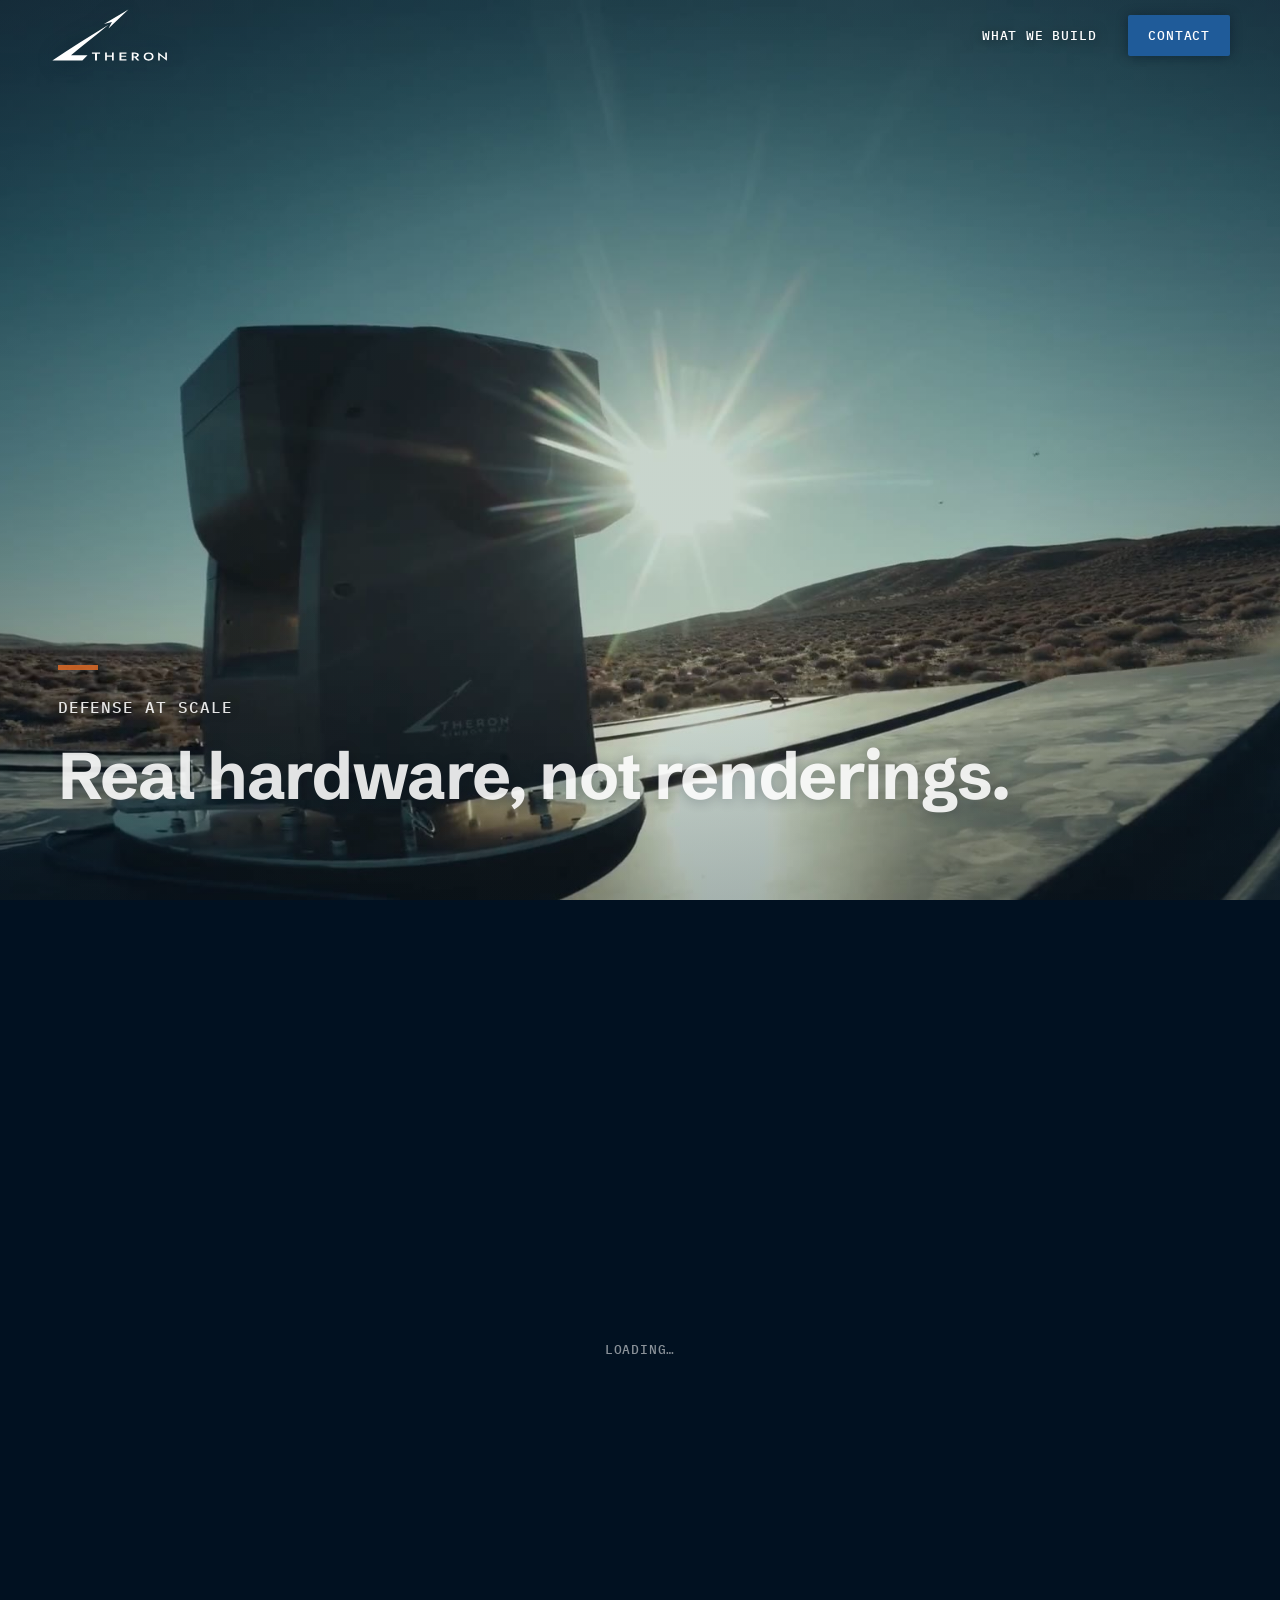
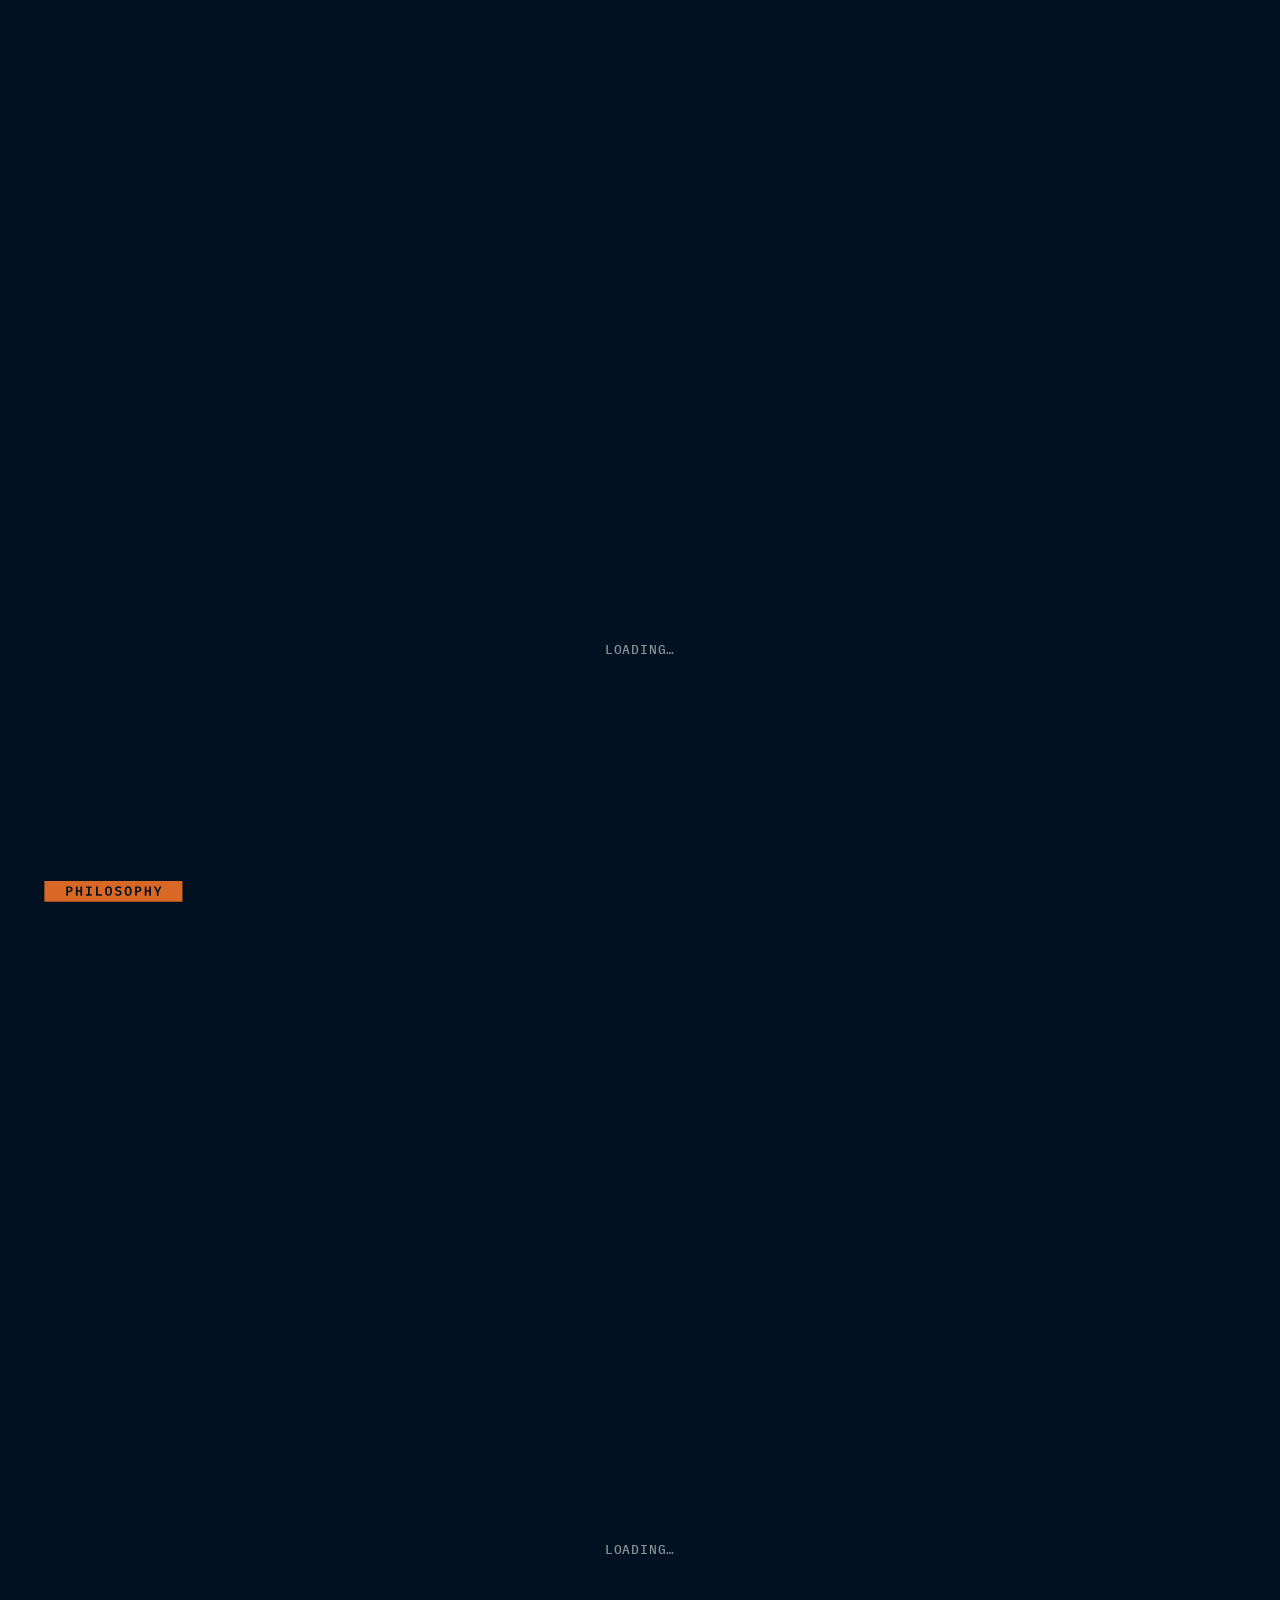
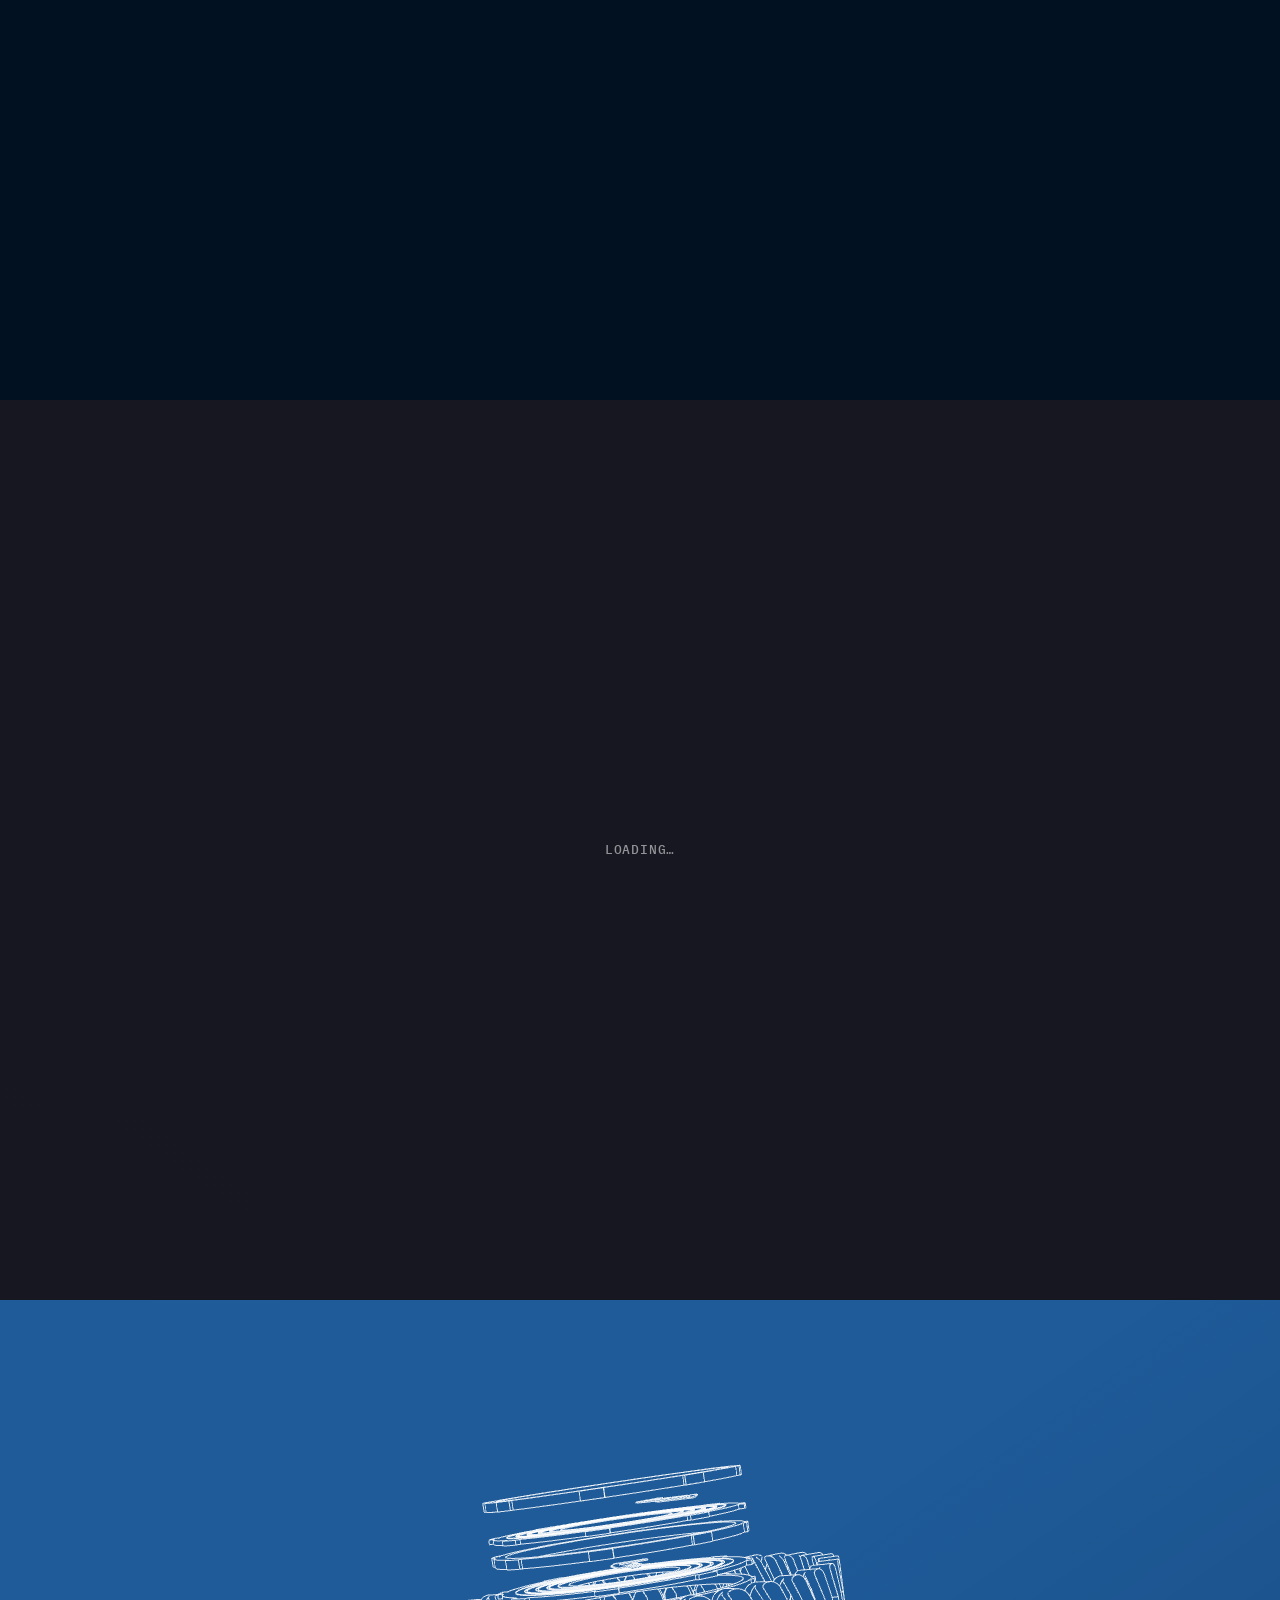
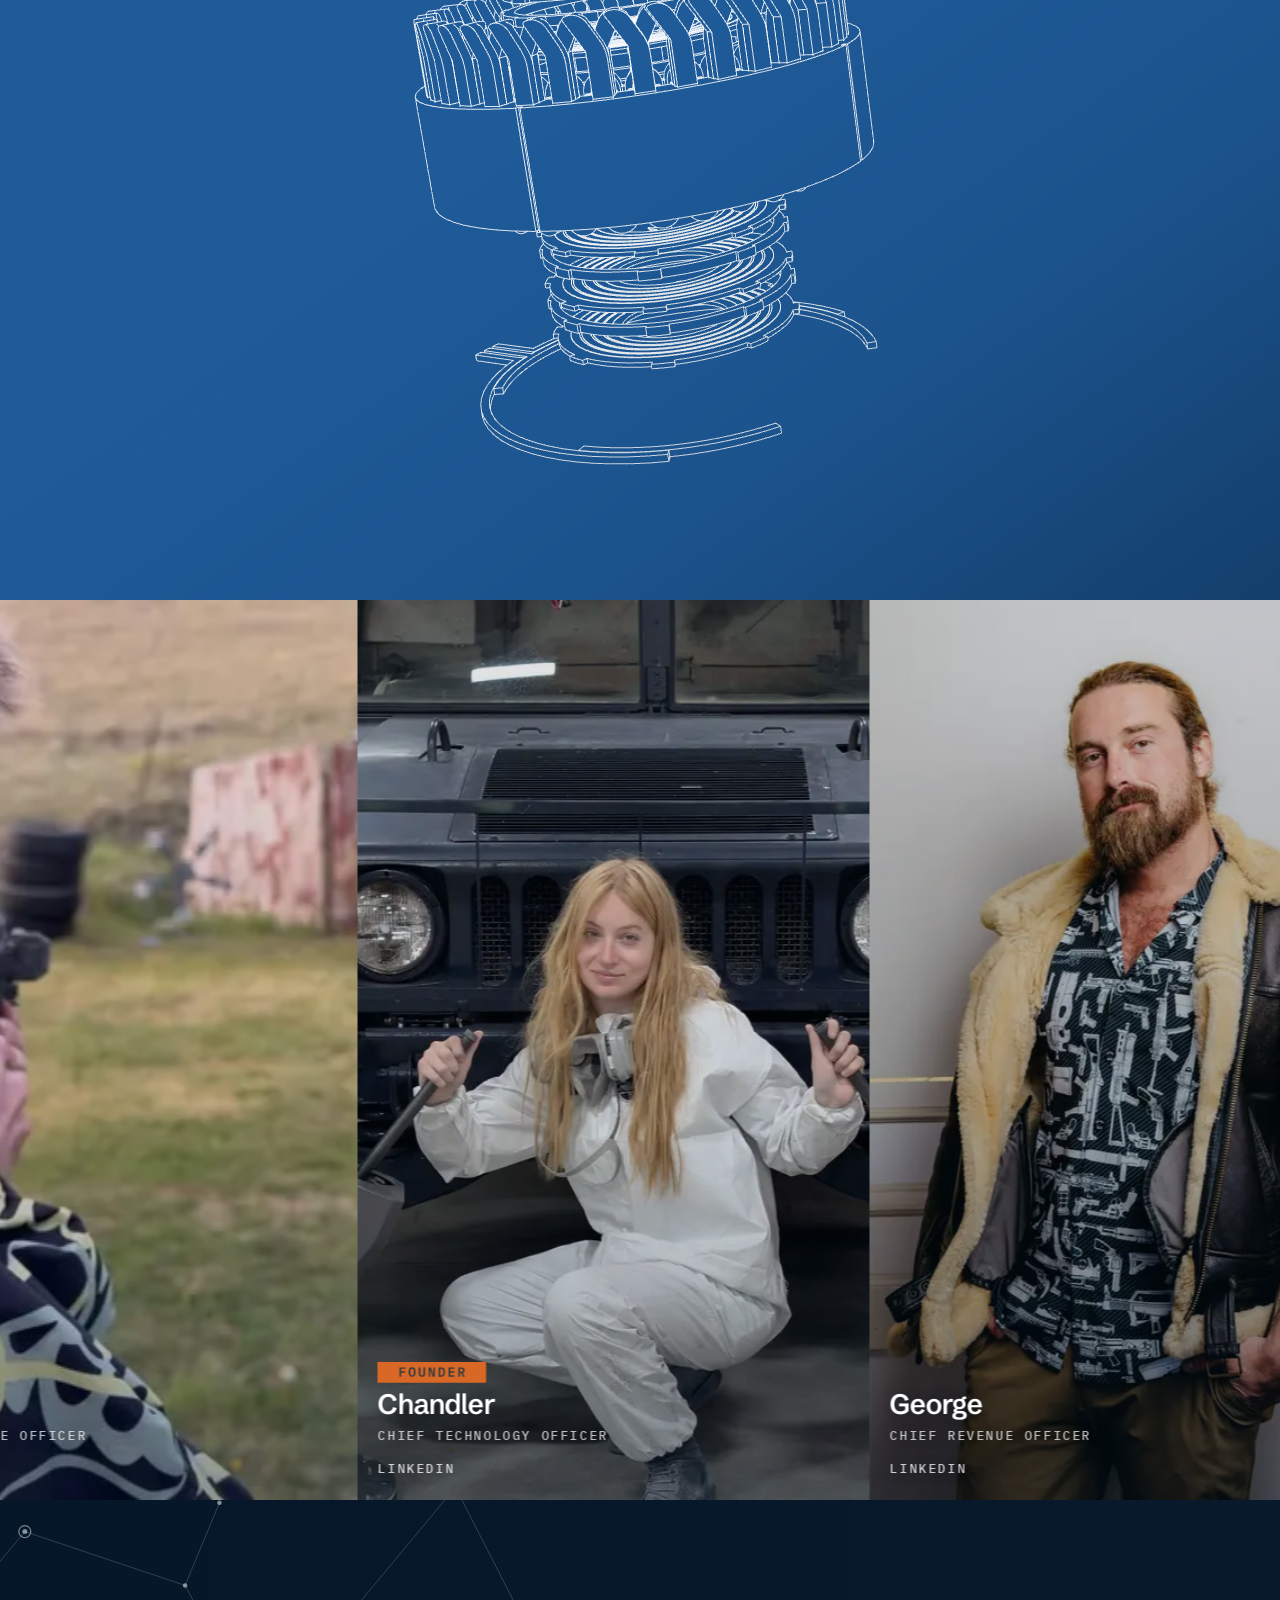
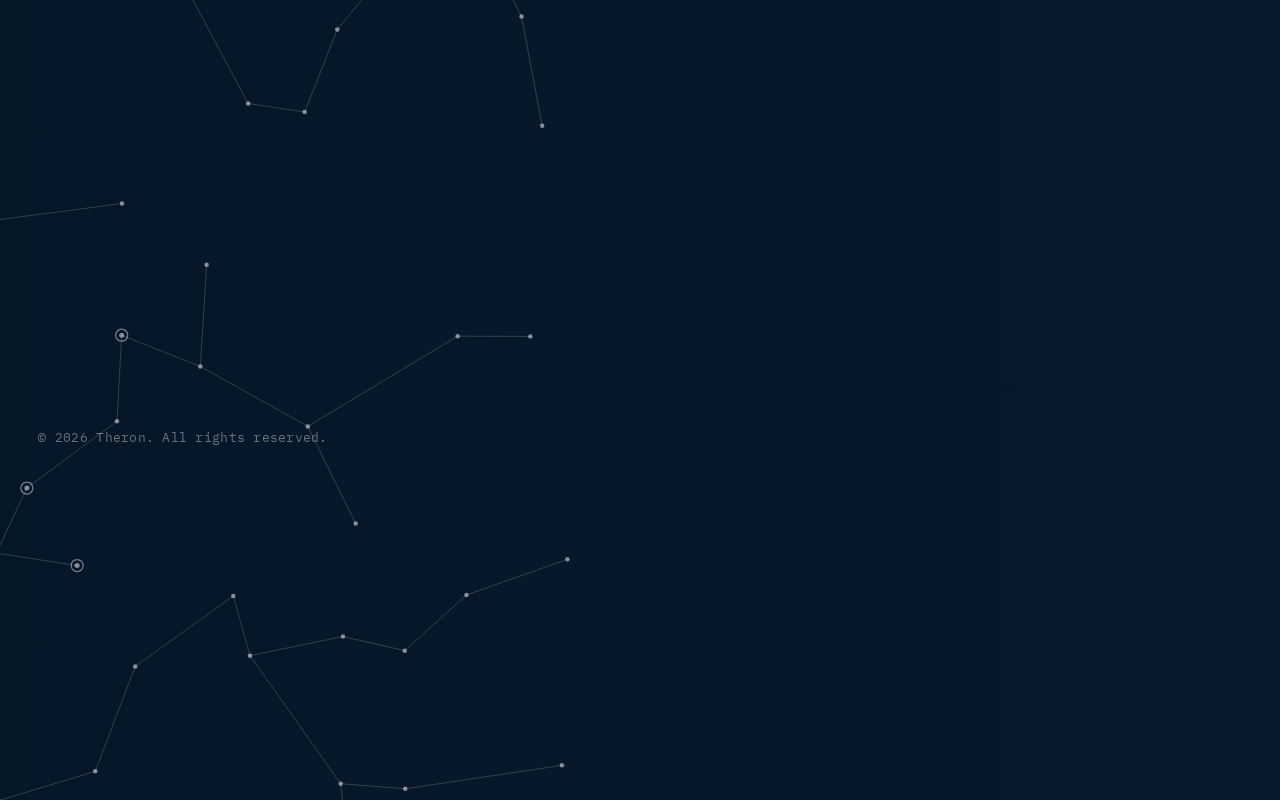
<file: index.html>
<!DOCTYPE html>
<html lang="en">
<head>
  <meta charset="UTF-8">
  <meta name="viewport" content="width=device-width, initial-scale=1.0">
  <meta name="description" content="Theron. Fully autonomous hardware, usable in the field today. We work towards the final weapon, embodied AI protecting the West.">
  <meta name="color-scheme" content="light">
  <title>Theron</title>
  <link rel="icon" href="assets/brand/favicon.svg?v=2" type="image/svg+xml">
  <link rel="preconnect" href="https://fonts.googleapis.com">
  <link rel="preconnect" href="https://fonts.gstatic.com" crossorigin>
  <link href="https://fonts.googleapis.com/css2?family=Schibsted+Grotesk:ital,wght@0,400;0,500;0,600;0,700;1,400&family=IBM+Plex+Mono:wght@400;500;600&display=swap" rel="stylesheet">
  <link rel="stylesheet" href="css/styles.css?v=289">
  <link rel="preload" as="image" href="assets/images/hero-poster.jpg?v=2">
  <script>
    document.documentElement.classList.add('js');
    (function () {
      if (window.CSS && CSS.supports && CSS.supports('height', '100dvh')) return;
      var vv = window.visualViewport;
      var h = Math.round((vv && vv.height) || window.innerHeight || 0);
      if (h) document.documentElement.style.setProperty('--pane-h', h + 'px');
    })();
  </script>
</head>
<body class="bg-warm-light font-sans text-base leading-[1.6] text-ink antialiased">
  <header class="site-header on-hero fixed inset-x-0 top-0 z-50 h-[72px] border-b border-line">
    <div class="mx-auto flex h-full w-[min(100%-2.5rem,1180px)] items-center justify-between gap-4">
      <a href="#top" class="shrink-0" aria-label="Theron home">
        <img src="assets/brand/logo.svg?v=2" alt="Theron" class="site-logo logo-on-light" width="158" height="73">
        <img src="assets/brand/logo-white.svg" alt="Theron" class="site-logo logo-on-dark hidden" width="158" height="73">
      </a>
      <div class="flex items-center gap-5 md:gap-8">
        <button class="nav-toggle peer -mr-1 flex shrink-0 cursor-pointer flex-col justify-center gap-1.5 border-0 bg-transparent p-2 md:hidden" aria-expanded="false" aria-controls="site-nav" aria-label="Open menu">
          <span class="nav-bar block h-0.5 w-6 bg-near-black transition-transform duration-300"></span>
          <span class="nav-bar block h-0.5 w-6 bg-near-black transition-transform duration-300"></span>
        </button>
        <nav class="site-nav flex items-center gap-8 max-md:pointer-events-none max-md:fixed max-md:inset-x-0 max-md:top-[72px] max-md:-translate-y-[110%] max-md:flex-col max-md:items-stretch max-md:gap-0 max-md:border-b max-md:border-line max-md:bg-warm-light max-md:px-5 max-md:pt-2 max-md:pb-6 max-md:opacity-0 max-md:transition-all max-md:duration-300 max-md:peer-aria-expanded:pointer-events-auto max-md:peer-aria-expanded:translate-y-0 max-md:peer-aria-expanded:opacity-100" id="site-nav">
          <a href="#aimbot" class="nav-link font-mono text-small font-medium uppercase tracking-[0.06em] transition-colors hover:text-brand-blue max-md:border-b max-md:border-line max-md:py-3.5">What we build</a>
          <a href="#contact" class="rounded-[2px] bg-brand-blue px-5 py-2.5 font-mono text-small font-medium uppercase tracking-[0.06em] text-white transition-colors hover:bg-brand-blue-hover max-md:mt-3 max-md:text-center">Contact</a>
        </nav>
      </div>
    </div>
  </header>

  <main>
    <section class="hero snap-pane" id="top">
      <video class="hero-video" autoplay muted loop playsinline preload="metadata" fetchpriority="high" poster="assets/images/hero-poster.jpg?v=2" aria-hidden="true">
        <source src="assets/videos/hero-loop.mp4?v=4" type="video/mp4">
      </video>
      <div class="hero-scrim" aria-hidden="true"></div>
      <div class="hero-content">
        <div class="hero-copy reveal-group">
          <div class="mb-6 h-[0.3125rem] w-10 bg-signal-orange reveal" aria-hidden="true"></div>
          <p class="eyebrow hero-eyebrow reveal">Defense at Scale</p>
          <h1 class="reveal">Real hardware, not renderings.</h1>
        </div>
      </div>
    </section>

    <section id="capabilities">
      <div class="product-stack">
        <article class="product-panel product-panel--pair" tabindex="0" aria-label="Aimbot, fully autonomous turrets">
          <div class="product-panel-media product-panel-media--lead snap-pane" id="aimbot">
            <video class="product-panel-video" muted loop playsinline preload="none" aria-hidden="true">
              <source src="assets/videos/dawn-demo.mp4?v=3" type="video/mp4">
            </video>
            <div class="product-panel-scrim" aria-hidden="true"></div>
            <div class="product-panel-copy product-panel-copy--intro reveal-group">
              <p class="product-index reveal" aria-label="Aimbot"><svg viewBox="0 0 85.4 18" width="85.4" height="18" aria-hidden="true"><path fill="currentColor" fill-rule="evenodd" d="M0 0H85.4V18H0Z M23.1635 12.7 22.6 10.6645H20.2195L19.6675 12.7H18.1495L20.4035 4.673H22.4965L24.762 12.7ZM21.4615 6.156499999999999H21.3695L20.484 9.434H22.347Z M27.406999999999996 12.7V11.572999999999999H29.2125V5.8H27.406999999999996V4.673H32.513V5.8H30.707499999999996V11.572999999999999H32.513V12.7Z M40.056999999999995 8.985499999999998 40.126 6.6625H40.022499999999994L38.47 10.790999999999999L36.9175 6.6625H36.81399999999999L36.882999999999996 8.985499999999998V12.7H35.571999999999996V4.673H37.366L38.4815 7.628499999999999H38.562L39.68899999999999 4.673H41.367999999999995V12.7H40.056999999999995Z M44.45 4.673H47.2445Q48.383 4.673 48.99825 5.24225Q49.6135 5.8115 49.6135 6.789Q49.6135 7.478999999999999 49.27425 7.892999999999999Q48.935 8.306999999999999 48.314 8.491V8.5485Q49.0385 8.721 49.45825 9.17525Q49.878 9.6295 49.878 10.4575Q49.878 10.9635 49.71125 11.371749999999999Q49.5445 11.78 49.23975 12.079Q48.935 12.378 48.50375 12.539Q48.0725 12.7 47.532000000000004 12.7H44.45ZM47.072 11.6075Q47.7045 11.6075 48.02075000000001 11.371749999999999Q48.337 11.136 48.337 10.561V10.1815Q48.337 9.617999999999999 48.02075000000001 9.382249999999999Q47.7045 9.1465 47.072 9.1465H45.922000000000004V11.6075ZM46.8765 8.1Q47.486000000000004 8.1 47.779250000000005 7.881499999999999Q48.0725 7.662999999999999 48.0725 7.1225V6.742999999999999Q48.0725 6.2025 47.779250000000005 5.984Q47.486000000000004 5.765499999999999 46.8765 5.765499999999999H45.922000000000004V8.1Z M55.49 12.838Q54.708 12.838 54.132999999999996 12.556249999999999Q53.558 12.2745 53.18425 11.7455Q52.8105 11.2165 52.63225 10.446Q52.454 9.6755 52.454 8.686499999999999Q52.454 7.709 52.63225 6.9327499999999995Q52.8105 6.156499999999999 53.18425 5.6274999999999995Q53.558 5.0985 54.132999999999996 4.81675Q54.708 4.535 55.49 4.535Q57.054 4.535 57.79 5.6274999999999995Q58.525999999999996 6.72 58.525999999999996 8.686499999999999Q58.525999999999996 10.652999999999999 57.79 11.7455Q57.054 12.838 55.49 12.838ZM55.49 11.6075Q55.8925 11.6075 56.168499999999995 11.45225Q56.4445 11.296999999999999 56.61125 11.0095Q56.778 10.722 56.85275 10.30225Q56.9275 9.8825 56.9275 9.364999999999998V7.996499999999999Q56.9275 6.961499999999999 56.61125 6.363499999999999Q56.295 5.765499999999999 55.49 5.765499999999999Q54.685 5.765499999999999 54.368750000000006 6.363499999999999Q54.0525 6.961499999999999 54.0525 7.996499999999999V9.3765Q54.0525 10.4115 54.368750000000006 11.0095Q54.685 11.6075 55.49 11.6075Z M64.7475 5.914999999999999V12.7H63.2525V5.914999999999999H60.8375V4.673H67.1625V5.914999999999999Z"/></svg></p>
              <h3 class="reveal">Fully autonomous turrets.</h3>
              <p class="product-panel-kicker reveal">Inexpensive and highly portable.</p>
            </div>
          </div>
          <div class="product-panel-media product-panel-media--demo snap-pane">
            <video class="product-panel-video" muted loop playsinline preload="none" aria-hidden="true">
              <source src="assets/videos/blue-moving-demo.mp4?v=5" type="video/mp4">
            </video>
            <div class="product-panel-scrim" aria-hidden="true"></div>
            <div class="product-panel-copy product-panel-copy--philosophy reveal-group">
              <p class="product-index reveal" aria-label="Philosophy"><svg viewBox="0 0 119.5 18" width="119.5" height="18" aria-hidden="true"><path fill="currentColor" fill-rule="evenodd" d="M0 0H119.5V18H0Z M18.92 12.7V4.673H21.9675Q23.1405 4.673 23.761499999999998 5.34Q24.3825 6.007 24.3825 7.156999999999999Q24.3825 8.306999999999999 23.761499999999998 8.973999999999998Q23.1405 9.640999999999998 21.9675 9.640999999999998H20.4265V12.7ZM20.4265 8.410499999999999H21.657Q22.2665 8.410499999999999 22.531 8.16325Q22.7955 7.9159999999999995 22.7955 7.3755V6.9384999999999994Q22.7955 6.398 22.531 6.1507499999999995Q22.2665 5.903499999999999 21.657 5.903499999999999H20.4265Z M31.133 9.25H28.787V12.7H27.280499999999996V4.673H28.787V8.008H31.133V4.673H32.6395V12.7H31.133Z M35.916999999999994 12.7V11.572999999999999H37.7225V5.8H35.916999999999994V4.673H41.022999999999996V5.8H39.217499999999994V11.572999999999999H41.022999999999996V12.7Z M44.68 12.7V4.673H46.1865V11.457999999999998H49.74V12.7Z M55.49 12.838Q54.708 12.838 54.132999999999996 12.556249999999999Q53.558 12.2745 53.18425 11.7455Q52.8105 11.2165 52.63225 10.446Q52.454 9.6755 52.454 8.686499999999999Q52.454 7.709 52.63225 6.9327499999999995Q52.8105 6.156499999999999 53.18425 5.6274999999999995Q53.558 5.0985 54.132999999999996 4.81675Q54.708 4.535 55.49 4.535Q57.054 4.535 57.79 5.6274999999999995Q58.525999999999996 6.72 58.525999999999996 8.686499999999999Q58.525999999999996 10.652999999999999 57.79 11.7455Q57.054 12.838 55.49 12.838ZM55.49 11.6075Q55.8925 11.6075 56.168499999999995 11.45225Q56.4445 11.296999999999999 56.61125 11.0095Q56.778 10.722 56.85275 10.30225Q56.9275 9.8825 56.9275 9.364999999999998V7.996499999999999Q56.9275 6.961499999999999 56.61125 6.363499999999999Q56.295 5.765499999999999 55.49 5.765499999999999Q54.685 5.765499999999999 54.368750000000006 6.363499999999999Q54.0525 6.961499999999999 54.0525 7.996499999999999V9.3765Q54.0525 10.4115 54.368750000000006 11.0095Q54.685 11.6075 55.49 11.6075Z M63.907999999999994 12.838Q62.873 12.838 62.14274999999999 12.4815Q61.412499999999994 12.125 60.9525 11.538499999999999L61.861 10.5955Q62.3095 11.113 62.83275 11.36025Q63.355999999999995 11.6075 63.95399999999999 11.6075Q64.64399999999999 11.6075 65.012 11.297Q65.38 10.9865 65.38 10.399999999999999Q65.38 9.917 65.104 9.66975Q64.828 9.4225 64.1725 9.318999999999999L63.3215 9.181Q62.205999999999996 8.985499999999998 61.7345 8.370249999999999Q61.263 7.754999999999999 61.263 6.9155Q61.263 5.765499999999999 62.01049999999999 5.15025Q62.757999999999996 4.535 64.0805 4.535Q65.0235 4.535 65.70775 4.834Q66.392 5.132999999999999 66.806 5.650499999999999L65.9205 6.5935Q65.5985 6.2139999999999995 65.15 5.989749999999999Q64.7015 5.765499999999999 64.092 5.765499999999999Q62.781 5.765499999999999 62.781 6.8465Q62.781 7.3065 63.057 7.548Q63.333 7.789499999999999 64.0 7.9045L64.8395 8.053999999999998Q65.886 8.2495 66.392 8.8245Q66.898 9.3995 66.898 10.2965Q66.898 10.86 66.70249999999999 11.32575Q66.50699999999999 11.7915 66.1275 12.130749999999999Q65.74799999999999 12.469999999999999 65.19024999999999 12.654Q64.6325 12.838 63.907999999999994 12.838Z M72.51 12.838Q71.72800000000001 12.838 71.153 12.556249999999999Q70.578 12.2745 70.20425 11.7455Q69.8305 11.2165 69.65225000000001 10.446Q69.474 9.6755 69.474 8.686499999999999Q69.474 7.709 69.65225000000001 6.9327499999999995Q69.8305 6.156499999999999 70.20425 5.6274999999999995Q70.578 5.0985 71.153 4.81675Q71.72800000000001 4.535 72.51 4.535Q74.074 4.535 74.81 5.6274999999999995Q75.546 6.72 75.546 8.686499999999999Q75.546 10.652999999999999 74.81 11.7455Q74.074 12.838 72.51 12.838ZM72.51 11.6075Q72.91250000000001 11.6075 73.1885 11.45225Q73.4645 11.296999999999999 73.63125 11.0095Q73.798 10.722 73.87275 10.30225Q73.9475 9.8825 73.9475 9.364999999999998V7.996499999999999Q73.9475 6.961499999999999 73.63125 6.363499999999999Q73.315 5.765499999999999 72.51 5.765499999999999Q71.705 5.765499999999999 71.38875 6.363499999999999Q71.0725 6.961499999999999 71.0725 7.996499999999999V9.3765Q71.0725 10.4115 71.38875 11.0095Q71.705 11.6075 72.51 11.6075Z M78.49 12.7V4.673H81.5375Q82.7105 4.673 83.33149999999999 5.34Q83.95249999999999 6.007 83.95249999999999 7.156999999999999Q83.95249999999999 8.306999999999999 83.33149999999999 8.973999999999998Q82.7105 9.640999999999998 81.5375 9.640999999999998H79.9965V12.7ZM79.9965 8.410499999999999H81.22699999999999Q81.83649999999999 8.410499999999999 82.101 8.16325Q82.3655 7.9159999999999995 82.3655 7.3755V6.9384999999999994Q82.3655 6.398 82.101 6.1507499999999995Q81.83649999999999 5.903499999999999 81.22699999999999 5.903499999999999H79.9965Z M90.703 9.25H88.357V12.7H86.8505V4.673H88.357V8.008H90.703V4.673H92.20949999999999V12.7H90.703Z M97.2925 12.7V9.767499999999998L94.682 4.673H96.361L97.2925 6.6049999999999995L98.01700000000001 8.2495H98.0975L98.8335 6.6049999999999995L99.7765 4.673H101.398L98.78750000000001 9.767499999999998V12.7Z"/></svg></p>
              <h3 class="reveal">Test often, learn fast.</h3>
              <p class="product-panel-kicker reveal">We have a unique playbook and it's our creed for high speed engineering.</p>
            </div>
          </div>
        </article>

        <article class="product-panel product-panel--film snap-pane" tabindex="0" aria-label="The drones we shoot">
          <div class="product-panel-media">
            <video class="product-panel-video" muted loop playsinline preload="none" aria-hidden="true">
              <source src="assets/videos/drone-demo.mp4?v=1" type="video/mp4">
            </video>
          </div>
          <div class="product-panel-scrim" aria-hidden="true"></div>
          <div class="product-panel-copy reveal-group">
            <p class="product-index reveal" aria-label="Targets"><svg viewBox="0 0 94.0 18" width="94.0" height="18" aria-hidden="true"><path fill="currentColor" fill-rule="evenodd" d="M0 0H94.0V18H0Z M22.197499999999998 5.914999999999999V12.7H20.7025V5.914999999999999H18.2875V4.673H24.6125V5.914999999999999Z M31.673499999999997 12.7 31.11 10.6645H28.729499999999998L28.1775 12.7H26.659499999999998L28.9135 4.673H31.0065L33.272 12.7ZM29.9715 6.156499999999999H29.879499999999997L28.994 9.434H30.857Z M37.44649999999999 12.7H35.94V4.673H38.9875Q40.1605 4.673 40.781499999999994 5.34Q41.402499999999996 6.007 41.402499999999996 7.156999999999999Q41.402499999999996 8.0425 40.994249999999994 8.64625Q40.586 9.25 39.827 9.411L41.540499999999994 12.7H39.884499999999996L38.355 9.583499999999999H37.44649999999999ZM38.67699999999999 8.410499999999999Q39.2865 8.410499999999999 39.550999999999995 8.16325Q39.81549999999999 7.9159999999999995 39.81549999999999 7.3755V6.9384999999999994Q39.81549999999999 6.398 39.550999999999995 6.1507499999999995Q39.2865 5.903499999999999 38.67699999999999 5.903499999999999H37.44649999999999V8.410499999999999Z M48.3715 11.584499999999998H48.2795Q48.176 11.825999999999999 48.0265 12.056Q47.877 12.286 47.658500000000004 12.458499999999999Q47.44 12.630999999999998 47.14675 12.734499999999999Q46.853500000000004 12.838 46.474000000000004 12.838Q45.255 12.838 44.62825 11.76275Q44.0015 10.6875 44.0015 8.744Q44.0015 6.696999999999999 44.7375 5.616Q45.4735 4.535 47.003 4.535Q47.601 4.535 48.05525 4.696Q48.5095 4.856999999999999 48.83725 5.144499999999999Q49.165 5.4319999999999995 49.37775 5.828749999999999Q49.5905 6.225499999999999 49.717 6.685499999999999L48.337 7.076499999999999Q48.2565 6.823499999999999 48.15875 6.581999999999999Q48.061 6.3405 47.90575 6.162249999999999Q47.7505 5.983999999999999 47.532000000000004 5.874749999999999Q47.313500000000005 5.765499999999999 46.9915 5.765499999999999Q46.244 5.765499999999999 45.922 6.363499999999999Q45.6 6.961499999999999 45.6 7.996499999999999V9.2845Q45.6 9.802 45.67475 10.23325Q45.7495 10.6645 45.922 10.975Q46.094500000000004 11.285499999999999 46.37050000000001 11.45225Q46.6465 11.619 47.060500000000005 11.619Q47.7045 11.619 48.038 11.23375Q48.3715 10.8485 48.3715 10.250499999999999V9.594999999999999H46.911V8.5025H49.717V12.7H48.3715Z M52.9945 12.7V4.673H58.066V5.914999999999999H54.501V8.008H57.939499999999995V9.25H54.501V11.457999999999998H58.066V12.7Z M64.7475 5.914999999999999V12.7H63.2525V5.914999999999999H60.8375V4.673H67.1625V5.914999999999999Z M72.418 12.838Q71.383 12.838 70.65275 12.4815Q69.9225 12.125 69.4625 11.538499999999999L70.37100000000001 10.5955Q70.8195 11.113 71.34275 11.36025Q71.866 11.6075 72.464 11.6075Q73.154 11.6075 73.52199999999999 11.297Q73.89 10.9865 73.89 10.399999999999999Q73.89 9.917 73.614 9.66975Q73.33800000000001 9.4225 72.6825 9.318999999999999L71.8315 9.181Q70.71600000000001 8.985499999999998 70.2445 8.370249999999999Q69.773 7.754999999999999 69.773 6.9155Q69.773 5.765499999999999 70.5205 5.15025Q71.268 4.535 72.5905 4.535Q73.5335 4.535 74.21775 4.834Q74.902 5.132999999999999 75.316 5.650499999999999L74.4305 6.5935Q74.1085 6.2139999999999995 73.66 5.989749999999999Q73.2115 5.765499999999999 72.602 5.765499999999999Q71.291 5.765499999999999 71.291 6.8465Q71.291 7.3065 71.56700000000001 7.548Q71.843 7.789499999999999 72.51 7.9045L73.3495 8.053999999999998Q74.396 8.2495 74.902 8.8245Q75.408 9.3995 75.408 10.2965Q75.408 10.86 75.2125 11.32575Q75.017 11.7915 74.63749999999999 12.130749999999999Q74.258 12.469999999999999 73.70025 12.654Q73.1425 12.838 72.418 12.838Z"/></svg></p>
            <h3 class="reveal">The drones we shoot.</h3>
            <p class="product-panel-kicker reveal">Combat drones. Not plastic. Not easy.</p>
          </div>
        </article>

        <article class="product-panel product-panel--film product-panel--ai-viz snap-pane" tabindex="0" aria-label="Proprietary AI models">
          <div class="product-panel-media">
            <video class="product-panel-video" muted loop playsinline preload="none" aria-hidden="true">
              <source src="assets/videos/rotating-drone-loop.mp4?v=1" type="video/mp4">
            </video>
          </div>
          <div class="product-panel-scrim" aria-hidden="true"></div>
          <div class="product-panel-copy product-panel-copy--ai reveal-group">
            <p class="product-index reveal" aria-label="Proprietary AI"><svg viewBox="0 0 153.5 18" width="153.5" height="18" aria-hidden="true"><path fill="currentColor" fill-rule="evenodd" d="M0 0H153.5V18H0Z M18.92 12.7V4.673H21.9675Q23.1405 4.673 23.761499999999998 5.34Q24.3825 6.007 24.3825 7.156999999999999Q24.3825 8.306999999999999 23.761499999999998 8.973999999999998Q23.1405 9.640999999999998 21.9675 9.640999999999998H20.4265V12.7ZM20.4265 8.410499999999999H21.657Q22.2665 8.410499999999999 22.531 8.16325Q22.7955 7.9159999999999995 22.7955 7.3755V6.9384999999999994Q22.7955 6.398 22.531 6.1507499999999995Q22.2665 5.903499999999999 21.657 5.903499999999999H20.4265Z M28.9365 12.7H27.43V4.673H30.4775Q31.650499999999997 4.673 32.271499999999996 5.34Q32.8925 6.007 32.8925 7.156999999999999Q32.8925 8.0425 32.48425 8.64625Q32.076 9.25 31.316999999999997 9.411L33.030499999999996 12.7H31.374499999999998L29.845 9.583499999999999H28.9365ZM30.166999999999998 8.410499999999999Q30.7765 8.410499999999999 31.040999999999997 8.16325Q31.3055 7.9159999999999995 31.3055 7.3755V6.9384999999999994Q31.3055 6.398 31.040999999999997 6.1507499999999995Q30.7765 5.903499999999999 30.166999999999998 5.903499999999999H28.9365V8.410499999999999Z M38.47 12.838Q37.687999999999995 12.838 37.113 12.556249999999999Q36.538 12.2745 36.164249999999996 11.7455Q35.790499999999994 11.2165 35.612249999999996 10.446Q35.434 9.6755 35.434 8.686499999999999Q35.434 7.709 35.612249999999996 6.9327499999999995Q35.790499999999994 6.156499999999999 36.164249999999996 5.6274999999999995Q36.538 5.0985 37.113 4.81675Q37.687999999999995 4.535 38.47 4.535Q40.034 4.535 40.769999999999996 5.6274999999999995Q41.50599999999999 6.72 41.50599999999999 8.686499999999999Q41.50599999999999 10.652999999999999 40.769999999999996 11.7455Q40.034 12.838 38.47 12.838ZM38.47 11.6075Q38.872499999999995 11.6075 39.1485 11.45225Q39.424499999999995 11.296999999999999 39.591249999999995 11.0095Q39.757999999999996 10.722 39.83275 10.30225Q39.9075 9.8825 39.9075 9.364999999999998V7.996499999999999Q39.9075 6.961499999999999 39.59125 6.363499999999999Q39.275 5.765499999999999 38.47 5.765499999999999Q37.665 5.765499999999999 37.348749999999995 6.363499999999999Q37.0325 6.961499999999999 37.0325 7.996499999999999V9.3765Q37.0325 10.4115 37.348749999999995 11.0095Q37.665 11.6075 38.47 11.6075Z M44.45 12.7V4.673H47.4975Q48.670500000000004 4.673 49.2915 5.34Q49.9125 6.007 49.9125 7.156999999999999Q49.9125 8.306999999999999 49.2915 8.973999999999998Q48.670500000000004 9.640999999999998 47.4975 9.640999999999998H45.9565V12.7ZM45.9565 8.410499999999999H47.187Q47.7965 8.410499999999999 48.061 8.16325Q48.3255 7.9159999999999995 48.3255 7.3755V6.9384999999999994Q48.3255 6.398 48.061 6.1507499999999995Q47.7965 5.903499999999999 47.187 5.903499999999999H45.9565Z M54.466499999999996 12.7H52.96V4.673H56.0075Q57.1805 4.673 57.801500000000004 5.34Q58.4225 6.007 58.4225 7.156999999999999Q58.4225 8.0425 58.014250000000004 8.64625Q57.606 9.25 56.847 9.411L58.5605 12.7H56.9045L55.375 9.583499999999999H54.466499999999996ZM55.697 8.410499999999999Q56.3065 8.410499999999999 56.571 8.16325Q56.835499999999996 7.9159999999999995 56.835499999999996 7.3755V6.9384999999999994Q56.835499999999996 6.398 56.571 6.1507499999999995Q56.3065 5.903499999999999 55.697 5.903499999999999H54.466499999999996V8.410499999999999Z M61.446999999999996 12.7V11.572999999999999H63.2525V5.8H61.446999999999996V4.673H66.553V5.8H64.7475V11.572999999999999H66.553V12.7Z M70.0145 12.7V4.673H75.086V5.914999999999999H71.521V8.008H74.9595V9.25H71.521V11.457999999999998H75.086V12.7Z M81.7675 5.914999999999999V12.7H80.2725V5.914999999999999H77.85749999999999V4.673H84.18249999999999V5.914999999999999Z M91.2435 12.7 90.67999999999999 10.6645H88.2995L87.7475 12.7H86.2295L88.48349999999999 4.673H90.5765L92.842 12.7ZM89.5415 6.156499999999999H89.4495L88.564 9.434H90.42699999999999Z M97.01650000000001 12.7H95.51V4.673H98.5575Q99.7305 4.673 100.3515 5.34Q100.9725 6.007 100.9725 7.156999999999999Q100.9725 8.0425 100.56425 8.64625Q100.156 9.25 99.397 9.411L101.1105 12.7H99.4545L97.925 9.583499999999999H97.01650000000001ZM98.247 8.410499999999999Q98.8565 8.410499999999999 99.12100000000001 8.16325Q99.38550000000001 7.9159999999999995 99.38550000000001 7.3755V6.9384999999999994Q99.38550000000001 6.398 99.12100000000001 6.1507499999999995Q98.8565 5.903499999999999 98.247 5.903499999999999H97.01650000000001V8.410499999999999Z M105.80250000000001 12.7V9.767499999999998L103.19200000000001 4.673H104.87100000000001L105.80250000000001 6.6049999999999995L106.52700000000002 8.2495H106.6075L107.3435 6.6049999999999995L108.2865 4.673H109.90800000000002L107.29750000000001 9.767499999999998V12.7Z M125.28350000000002 12.7 124.72000000000001 10.6645H122.33950000000002L121.78750000000002 12.7H120.26950000000002L122.52350000000001 4.673H124.61650000000002L126.88200000000002 12.7ZM123.58150000000002 6.156499999999999H123.48950000000002L122.60400000000001 9.434H124.46700000000001Z M129.52700000000002 12.7V11.572999999999999H131.3325V5.8H129.52700000000002V4.673H134.63300000000004V5.8H132.82750000000001V11.572999999999999H134.63300000000004V12.7Z"/></svg></p>
            <h3 class="reveal">We train our own models.</h3>
            <p class="product-panel-kicker reveal">Field data. Onboard inference. No cloud.</p>
          </div>
        </article>

        <article class="product-panel product-panel--film product-panel--ndaa snap-pane" tabindex="0" aria-label="NDAA compliant hardware, built in house">
          <div class="product-panel-media">
            <canvas class="product-hw-canvas" data-model="assets/models/actuator-exploded.glb" aria-hidden="true"></canvas>
            <div class="product-hw-grip" aria-hidden="true"></div>
          </div>
          <div class="product-panel-scrim" aria-hidden="true"></div>
          <div class="product-panel-copy reveal-group">
            <p class="product-index reveal" aria-label="Built in house"><svg viewBox="0 0 153.5 18" width="153.5" height="18" aria-hidden="true"><path fill="currentColor" fill-rule="evenodd" d="M0 0H153.5V18H0Z M18.92 4.673H21.7145Q22.853 4.673 23.46825 5.24225Q24.0835 5.8115 24.0835 6.789Q24.0835 7.478999999999999 23.74425 7.892999999999999Q23.405 8.306999999999999 22.784 8.491V8.5485Q23.508499999999998 8.721 23.92825 9.17525Q24.348 9.6295 24.348 10.4575Q24.348 10.9635 24.18125 11.371749999999999Q24.014499999999998 11.78 23.70975 12.079Q23.405 12.378 22.973750000000003 12.539Q22.5425 12.7 22.002 12.7H18.92ZM21.542 11.6075Q22.174500000000002 11.6075 22.49075 11.371749999999999Q22.807 11.136 22.807 10.561V10.1815Q22.807 9.617999999999999 22.49075 9.382249999999999Q22.174500000000002 9.1465 21.542 9.1465H20.392V11.6075ZM21.3465 8.1Q21.956 8.1 22.24925 7.881499999999999Q22.5425 7.662999999999999 22.5425 7.1225V6.742999999999999Q22.5425 6.2025 22.24925 5.984Q21.956 5.765499999999999 21.3465 5.765499999999999H20.392V8.1Z M28.729499999999998 4.673V9.6755Q28.729499999999998 10.123999999999999 28.758249999999997 10.4805Q28.787 10.837 28.90775 11.084249999999999Q29.028499999999998 11.331499999999998 29.275749999999995 11.4695Q29.522999999999996 11.6075 29.959999999999997 11.6075Q30.397 11.6075 30.64425 11.4695Q30.891499999999997 11.331499999999998 31.012249999999998 11.084249999999999Q31.133 10.837 31.161749999999998 10.4805Q31.1905 10.123999999999999 31.1905 9.6755V4.673H32.696999999999996V9.4455Q32.696999999999996 10.2965 32.59349999999999 10.928999999999998Q32.489999999999995 11.561499999999999 32.190999999999995 11.986999999999998Q31.891999999999996 12.4125 31.357249999999997 12.62525Q30.822499999999998 12.838 29.959999999999997 12.838Q29.097499999999997 12.838 28.562749999999998 12.62525Q28.028 12.4125 27.729 11.986999999999998Q27.43 11.561499999999999 27.3265 10.928999999999998Q27.223 10.2965 27.223 9.4455V4.673Z M35.916999999999994 12.7V11.572999999999999H37.7225V5.8H35.916999999999994V4.673H41.022999999999996V5.8H39.217499999999994V11.572999999999999H41.022999999999996V12.7Z M44.68 12.7V4.673H46.1865V11.457999999999998H49.74V12.7Z M56.2375 5.914999999999999V12.7H54.7425V5.914999999999999H52.3275V4.673H58.652499999999996V5.914999999999999Z M69.95700000000001 12.7V11.572999999999999H71.7625V5.8H69.95700000000001V4.673H75.063V5.8H73.25750000000001V11.572999999999999H75.063V12.7Z M79.7435 6.9384999999999994H79.62849999999999V12.7H78.34049999999999V4.673H80.192L82.2965 10.4345H82.41149999999999V4.673H83.6995V12.7H81.848Z M99.21300000000001 9.25H96.867V12.7H95.3605V4.673H96.867V8.008H99.21300000000001V4.673H100.71950000000001V12.7H99.21300000000001Z M106.55000000000001 12.838Q105.76800000000001 12.838 105.19300000000001 12.556249999999999Q104.61800000000001 12.2745 104.24425000000001 11.7455Q103.8705 11.2165 103.69225 10.446Q103.51400000000001 9.6755 103.51400000000001 8.686499999999999Q103.51400000000001 7.709 103.69225 6.9327499999999995Q103.8705 6.156499999999999 104.24425000000001 5.6274999999999995Q104.61800000000001 5.0985 105.19300000000001 4.81675Q105.76800000000001 4.535 106.55000000000001 4.535Q108.114 4.535 108.85000000000001 5.6274999999999995Q109.58600000000001 6.72 109.58600000000001 8.686499999999999Q109.58600000000001 10.652999999999999 108.85000000000001 11.7455Q108.114 12.838 106.55000000000001 12.838ZM106.55000000000001 11.6075Q106.95250000000001 11.6075 107.22850000000001 11.45225Q107.50450000000001 11.296999999999999 107.67125000000001 11.0095Q107.83800000000001 10.722 107.91275000000002 10.30225Q107.98750000000001 9.8825 107.98750000000001 9.364999999999998V7.996499999999999Q107.98750000000001 6.961499999999999 107.67125000000001 6.363499999999999Q107.355 5.765499999999999 106.55000000000001 5.765499999999999Q105.745 5.765499999999999 105.42875000000001 6.363499999999999Q105.11250000000001 6.961499999999999 105.11250000000001 7.996499999999999V9.3765Q105.11250000000001 10.4115 105.42875000000001 11.0095Q105.745 11.6075 106.55000000000001 11.6075Z M113.82950000000001 4.673V9.6755Q113.82950000000001 10.123999999999999 113.85825000000001 10.4805Q113.88700000000001 10.837 114.00775000000002 11.084249999999999Q114.12850000000002 11.331499999999998 114.37575000000001 11.4695Q114.62300000000002 11.6075 115.06000000000002 11.6075Q115.49700000000001 11.6075 115.74425000000002 11.4695Q115.99150000000002 11.331499999999998 116.11225000000002 11.084249999999999Q116.23300000000002 10.837 116.26175 10.4805Q116.29050000000001 10.123999999999999 116.29050000000001 9.6755V4.673H117.79700000000001V9.4455Q117.79700000000001 10.2965 117.69350000000001 10.928999999999998Q117.59000000000002 11.561499999999999 117.29100000000003 11.986999999999998Q116.99200000000002 12.4125 116.45725000000002 12.62525Q115.92250000000001 12.838 115.06000000000002 12.838Q114.19750000000002 12.838 113.66275000000002 12.62525Q113.12800000000001 12.4125 112.82900000000001 11.986999999999998Q112.53000000000002 11.561499999999999 112.4265 10.928999999999998Q112.32300000000001 10.2965 112.32300000000001 9.4455V4.673Z M123.47800000000002 12.838Q122.44300000000001 12.838 121.71275000000001 12.4815Q120.98250000000002 12.125 120.52250000000002 11.538499999999999L121.43100000000001 10.5955Q121.87950000000002 11.113 122.40275000000003 11.36025Q122.92600000000002 11.6075 123.52400000000002 11.6075Q124.21400000000001 11.6075 124.58200000000002 11.297Q124.95000000000002 10.9865 124.95000000000002 10.399999999999999Q124.95000000000002 9.917 124.67400000000002 9.66975Q124.39800000000002 9.4225 123.74250000000002 9.318999999999999L122.89150000000002 9.181Q121.77600000000002 8.985499999999998 121.30450000000002 8.370249999999999Q120.83300000000001 7.754999999999999 120.83300000000001 6.9155Q120.83300000000001 5.765499999999999 121.58050000000001 5.15025Q122.32800000000002 4.535 123.65050000000002 4.535Q124.59350000000002 4.535 125.27775000000003 4.834Q125.96200000000002 5.132999999999999 126.37600000000002 5.650499999999999L125.49050000000003 6.5935Q125.16850000000002 6.2139999999999995 124.72000000000003 5.989749999999999Q124.27150000000002 5.765499999999999 123.66200000000002 5.765499999999999Q122.35100000000001 5.765499999999999 122.35100000000001 6.8465Q122.35100000000001 7.3065 122.62700000000001 7.548Q122.90300000000002 7.789499999999999 123.57000000000002 7.9045L124.40950000000002 8.053999999999998Q125.45600000000002 8.2495 125.96200000000002 8.8245Q126.46800000000002 9.3995 126.46800000000002 10.2965Q126.46800000000002 10.86 126.27250000000001 11.32575Q126.07700000000001 11.7915 125.69750000000002 12.130749999999999Q125.31800000000001 12.469999999999999 124.76025000000001 12.654Q124.20250000000001 12.838 123.47800000000002 12.838Z M129.58450000000002 12.7V4.673H134.65600000000003V5.914999999999999H131.09100000000004V8.008H134.5295V9.25H131.09100000000004V11.457999999999998H134.65600000000003V12.7Z"/></svg></p>
            <h3 class="reveal">NDAA compliant hardware.</h3>
            <p class="product-panel-kicker reveal">Actuators and sensors, developed by us, made in the USA.</p>
          </div>
        </article>
      </div>
    </section>

    <section class="team-section snap-pane" id="about">
      <div class="team-viewport">
      <div class="founder-split" id="team">
        <article class="founder-pane" data-slideshow>
          <div class="founder-pane-media">
            <img src="assets/images/team/hagen/01.webp?v=2" alt="Hagen O&rsquo;Neill" class="is-active hagen-field" width="800" height="600" loading="eager" decoding="async">
            <img src="assets/images/team/hagen/02.webp" alt="Hagen O&rsquo;Neill" width="800" height="451" loading="eager" decoding="async">
          </div>
          <div class="founder-pane-copy">
            <p class="founder-mark" aria-label="Founder"><svg viewBox="0 0 94.0 18" width="94.0" height="18" aria-hidden="true"><path fill="currentColor" fill-rule="evenodd" d="M0 0H94.0V18H0Z M18.9545 12.7V4.673H24.1985V5.914999999999999H20.461V8.008H23.8305V9.25H20.461V12.7Z M29.959999999999997 12.838Q29.177999999999997 12.838 28.602999999999998 12.556249999999999Q28.028 12.2745 27.654249999999998 11.7455Q27.280499999999996 11.2165 27.102249999999998 10.446Q26.924 9.6755 26.924 8.686499999999999Q26.924 7.709 27.102249999999998 6.9327499999999995Q27.280499999999996 6.156499999999999 27.654249999999998 5.6274999999999995Q28.028 5.0985 28.602999999999998 4.81675Q29.177999999999997 4.535 29.959999999999997 4.535Q31.523999999999997 4.535 32.26 5.6274999999999995Q32.995999999999995 6.72 32.995999999999995 8.686499999999999Q32.995999999999995 10.652999999999999 32.26 11.7455Q31.523999999999997 12.838 29.959999999999997 12.838ZM29.959999999999997 11.6075Q30.362499999999997 11.6075 30.638499999999997 11.45225Q30.914499999999997 11.296999999999999 31.081249999999997 11.0095Q31.247999999999998 10.722 31.32275 10.30225Q31.397499999999997 9.8825 31.397499999999997 9.364999999999998V7.996499999999999Q31.397499999999997 6.961499999999999 31.081249999999997 6.363499999999999Q30.764999999999997 5.765499999999999 29.959999999999997 5.765499999999999Q29.154999999999998 5.765499999999999 28.838749999999997 6.363499999999999Q28.522499999999997 6.961499999999999 28.522499999999997 7.996499999999999V9.3765Q28.522499999999997 10.4115 28.838749999999997 11.0095Q29.154999999999998 11.6075 29.959999999999997 11.6075Z M37.23949999999999 4.673V9.6755Q37.23949999999999 10.123999999999999 37.268249999999995 10.4805Q37.297 10.837 37.41775 11.084249999999999Q37.5385 11.331499999999998 37.78574999999999 11.4695Q38.032999999999994 11.6075 38.47 11.6075Q38.907 11.6075 39.15425 11.4695Q39.4015 11.331499999999998 39.52225 11.084249999999999Q39.642999999999994 10.837 39.671749999999996 10.4805Q39.7005 10.123999999999999 39.7005 9.6755V4.673H41.206999999999994V9.4455Q41.206999999999994 10.2965 41.1035 10.928999999999998Q40.99999999999999 11.561499999999999 40.70099999999999 11.986999999999998Q40.401999999999994 12.4125 39.86725 12.62525Q39.332499999999996 12.838 38.47 12.838Q37.607499999999995 12.838 37.07275 12.62525Q36.538 12.4125 36.239 11.986999999999998Q35.94 11.561499999999999 35.8365 10.928999999999998Q35.733 10.2965 35.733 9.4455V4.673Z M45.7035 6.9384999999999994H45.5885V12.7H44.3005V4.673H46.152L48.2565 10.4345H48.3715V4.673H49.6595V12.7H47.808Z M52.8795 4.673H55.375Q56.939 4.673 57.70375 5.708Q58.4685 6.742999999999999 58.4685 8.686499999999999Q58.4685 10.641499999999999 57.70375 11.670749999999998Q56.939 12.7 55.375 12.7H52.8795ZM55.271499999999996 11.4925Q56.0995 11.4925 56.49625 10.952Q56.893 10.4115 56.893 9.3765V7.984999999999999Q56.893 6.961499999999999 56.49625 6.420999999999999Q56.0995 5.8805 55.271499999999996 5.8805H54.363V11.4925Z M61.5045 12.7V4.673H66.576V5.914999999999999H63.010999999999996V8.008H66.4495V9.25H63.010999999999996V11.457999999999998H66.576V12.7Z M71.4865 12.7H69.98V4.673H73.0275Q74.2005 4.673 74.8215 5.34Q75.4425 6.007 75.4425 7.156999999999999Q75.4425 8.0425 75.03425 8.64625Q74.626 9.25 73.867 9.411L75.5805 12.7H73.9245L72.395 9.583499999999999H71.4865ZM72.717 8.410499999999999Q73.3265 8.410499999999999 73.59100000000001 8.16325Q73.8555 7.9159999999999995 73.8555 7.3755V6.9384999999999994Q73.8555 6.398 73.59100000000001 6.1507499999999995Q73.3265 5.903499999999999 72.717 5.903499999999999H71.4865V8.410499999999999Z"/></svg></p>
            <p class="founder-name">Hagen</p>
            <p class="founder-role">Chief Executive Officer</p>
            <a class="founder-social" href="https://www.linkedin.com/in/hagen-o-neill-5105b7207/" target="_blank" rel="noopener noreferrer">LinkedIn</a>
          </div>
        </article>
        <article class="founder-pane" data-slideshow>
          <div class="founder-pane-media">
            <img src="assets/images/team/chandler/02.webp?v=3" alt="Chandler Johnson" class="is-active" width="600" height="800" loading="eager" decoding="async">
            <img src="assets/images/team/chandler/03.webp" alt="Chandler Johnson" width="600" height="800" loading="eager" decoding="async">
            <img src="assets/images/team/chandler/01.webp" alt="Chandler Johnson" width="600" height="800" loading="eager" decoding="async">
          </div>
          <div class="founder-pane-copy">
            <p class="founder-mark" aria-label="Founder"><svg viewBox="0 0 94.0 18" width="94.0" height="18" aria-hidden="true"><path fill="currentColor" fill-rule="evenodd" d="M0 0H94.0V18H0Z M18.9545 12.7V4.673H24.1985V5.914999999999999H20.461V8.008H23.8305V9.25H20.461V12.7Z M29.959999999999997 12.838Q29.177999999999997 12.838 28.602999999999998 12.556249999999999Q28.028 12.2745 27.654249999999998 11.7455Q27.280499999999996 11.2165 27.102249999999998 10.446Q26.924 9.6755 26.924 8.686499999999999Q26.924 7.709 27.102249999999998 6.9327499999999995Q27.280499999999996 6.156499999999999 27.654249999999998 5.6274999999999995Q28.028 5.0985 28.602999999999998 4.81675Q29.177999999999997 4.535 29.959999999999997 4.535Q31.523999999999997 4.535 32.26 5.6274999999999995Q32.995999999999995 6.72 32.995999999999995 8.686499999999999Q32.995999999999995 10.652999999999999 32.26 11.7455Q31.523999999999997 12.838 29.959999999999997 12.838ZM29.959999999999997 11.6075Q30.362499999999997 11.6075 30.638499999999997 11.45225Q30.914499999999997 11.296999999999999 31.081249999999997 11.0095Q31.247999999999998 10.722 31.32275 10.30225Q31.397499999999997 9.8825 31.397499999999997 9.364999999999998V7.996499999999999Q31.397499999999997 6.961499999999999 31.081249999999997 6.363499999999999Q30.764999999999997 5.765499999999999 29.959999999999997 5.765499999999999Q29.154999999999998 5.765499999999999 28.838749999999997 6.363499999999999Q28.522499999999997 6.961499999999999 28.522499999999997 7.996499999999999V9.3765Q28.522499999999997 10.4115 28.838749999999997 11.0095Q29.154999999999998 11.6075 29.959999999999997 11.6075Z M37.23949999999999 4.673V9.6755Q37.23949999999999 10.123999999999999 37.268249999999995 10.4805Q37.297 10.837 37.41775 11.084249999999999Q37.5385 11.331499999999998 37.78574999999999 11.4695Q38.032999999999994 11.6075 38.47 11.6075Q38.907 11.6075 39.15425 11.4695Q39.4015 11.331499999999998 39.52225 11.084249999999999Q39.642999999999994 10.837 39.671749999999996 10.4805Q39.7005 10.123999999999999 39.7005 9.6755V4.673H41.206999999999994V9.4455Q41.206999999999994 10.2965 41.1035 10.928999999999998Q40.99999999999999 11.561499999999999 40.70099999999999 11.986999999999998Q40.401999999999994 12.4125 39.86725 12.62525Q39.332499999999996 12.838 38.47 12.838Q37.607499999999995 12.838 37.07275 12.62525Q36.538 12.4125 36.239 11.986999999999998Q35.94 11.561499999999999 35.8365 10.928999999999998Q35.733 10.2965 35.733 9.4455V4.673Z M45.7035 6.9384999999999994H45.5885V12.7H44.3005V4.673H46.152L48.2565 10.4345H48.3715V4.673H49.6595V12.7H47.808Z M52.8795 4.673H55.375Q56.939 4.673 57.70375 5.708Q58.4685 6.742999999999999 58.4685 8.686499999999999Q58.4685 10.641499999999999 57.70375 11.670749999999998Q56.939 12.7 55.375 12.7H52.8795ZM55.271499999999996 11.4925Q56.0995 11.4925 56.49625 10.952Q56.893 10.4115 56.893 9.3765V7.984999999999999Q56.893 6.961499999999999 56.49625 6.420999999999999Q56.0995 5.8805 55.271499999999996 5.8805H54.363V11.4925Z M61.5045 12.7V4.673H66.576V5.914999999999999H63.010999999999996V8.008H66.4495V9.25H63.010999999999996V11.457999999999998H66.576V12.7Z M71.4865 12.7H69.98V4.673H73.0275Q74.2005 4.673 74.8215 5.34Q75.4425 6.007 75.4425 7.156999999999999Q75.4425 8.0425 75.03425 8.64625Q74.626 9.25 73.867 9.411L75.5805 12.7H73.9245L72.395 9.583499999999999H71.4865ZM72.717 8.410499999999999Q73.3265 8.410499999999999 73.59100000000001 8.16325Q73.8555 7.9159999999999995 73.8555 7.3755V6.9384999999999994Q73.8555 6.398 73.59100000000001 6.1507499999999995Q73.3265 5.903499999999999 72.717 5.903499999999999H71.4865V8.410499999999999Z"/></svg></p>
            <p class="founder-name">Chandler</p>
            <p class="founder-role">Chief Technology Officer</p>
            <a class="founder-social" href="https://www.linkedin.com/in/cyberpunkcoder/" target="_blank" rel="noopener noreferrer">LinkedIn</a>
          </div>
        </article>
        <article class="founder-pane">
          <div class="founder-pane-media">
            <img src="assets/images/team/george/03.webp" alt="George Stratch" class="is-active top-anchor" width="600" height="800" loading="eager" decoding="async">
          </div>
          <div class="founder-pane-copy">
            <p class="founder-name">George</p>
            <p class="founder-role">Chief Revenue Officer</p>
            <a class="founder-social" href="https://www.linkedin.com/in/gstratch/" target="_blank" rel="noopener noreferrer">LinkedIn</a>
          </div>
        </article>
        <article class="founder-pane">
          <div class="founder-pane-media">
            <img src="assets/images/team/skylar/01.webp" alt="Skylar" class="is-active" width="600" height="800" loading="eager" decoding="async">
          </div>
          <div class="founder-pane-copy">
            <p class="founder-name">Skylar</p>
            <p class="founder-role">Chief of Staff</p>
            <a class="founder-social" href="https://www.linkedin.com/in/skylar-kesselring/" target="_blank" rel="noopener noreferrer">LinkedIn</a>
          </div>
        </article>
        <article class="founder-pane">
          <div class="founder-pane-media">
            <img src="assets/images/team/raquel/01.webp" alt="Raquel" class="is-active" width="900" height="1200" loading="eager" decoding="async">
          </div>
          <div class="founder-pane-copy">
            <p class="founder-name">Raquel</p>
            <p class="founder-role">VP of Operations</p>
            <span class="founder-social founder-social--empty" aria-hidden="true"></span>
          </div>
        </article>
        <article class="founder-pane">
          <div class="founder-pane-media">
            <img src="assets/images/team/aaron/01.webp?v=6" alt="Aaron" class="is-active aaron-shop" width="900" height="1133" loading="eager" decoding="async">
          </div>
          <div class="founder-pane-copy">
            <p class="founder-name">Aaron</p>
            <p class="founder-role">Technician</p>
            <span class="founder-social founder-social--empty" aria-hidden="true"></span>
          </div>
        </article>
        <article class="founder-pane">
          <div class="founder-pane-media">
            <img src="assets/images/team/eric/01.webp" alt="Eric" class="is-active top-anchor" width="900" height="1200" loading="eager" decoding="async">
          </div>
          <div class="founder-pane-copy">
            <p class="founder-name">Eric</p>
            <p class="founder-role">Software Engineer</p>
            <a class="founder-social" href="https://www.linkedin.com/in/eric-hurchey/" target="_blank" rel="noopener noreferrer">LinkedIn</a>
          </div>
        </article>
      </div>
      </div>
    </section>

  </main>

  <footer class="site-foot snap-pane" id="contact">
    <div class="section-band-field" aria-hidden="true">
      <canvas class="section-band-network"></canvas>
    </div>
    <div class="site-foot-copy reveal-group">
      <div class="mb-6 h-[0.3125rem] w-10 bg-signal-orange reveal" aria-hidden="true"></div>
      <h2 class="reveal">Work with us.</h2>
      <p class="reveal">
        For partnerships and inquiries, reach us at
        <a href="mailto:contact@therondefense.com">contact@therondefense.com</a>.
      </p>
    </div>
    <p class="site-foot-legal">&copy; <span id="year"></span> Theron. All rights reserved.</p>
  </footer>

  <script src="js/main.js?v=75"></script>
  <script type="module" src="js/wireframe.bundle.js?v=6"></script>
</body>
</html>
</file>
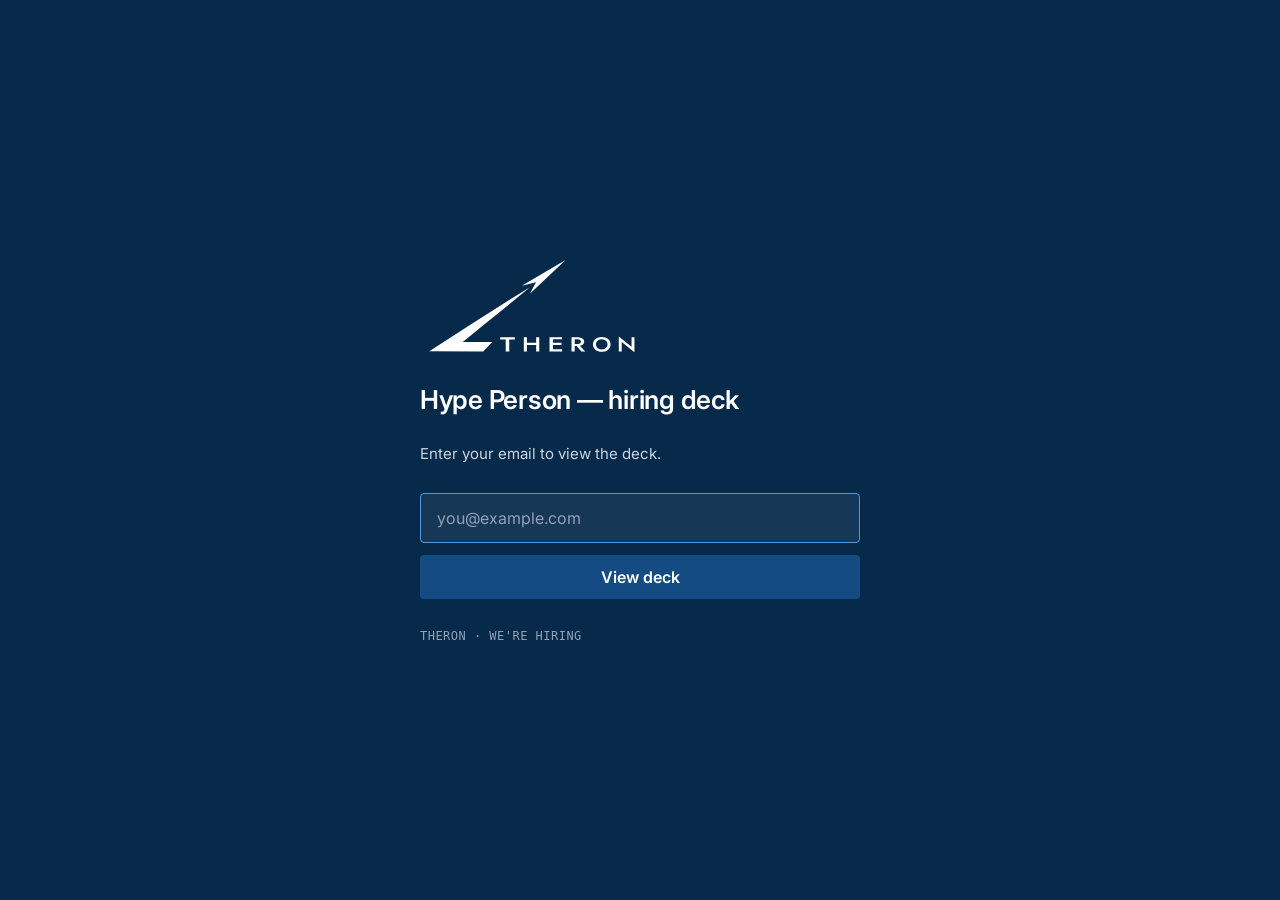
<file: media_hire_deck/index.html>
<!DOCTYPE html>
<html lang="en">
<head>
<meta charset="UTF-8">
<meta name="viewport" content="width=device-width, initial-scale=1.0">
<meta name="robots" content="noindex, nofollow">
<title>Theron — Hype Person</title>
<link rel="icon" href="../assets/favicon.svg" type="image/svg+xml">
<link rel="preconnect" href="https://fonts.googleapis.com">
<link rel="preconnect" href="https://fonts.gstatic.com" crossorigin>
<link rel="stylesheet" href="https://fonts.googleapis.com/css2?family=Inter:wght@400;500;600&display=swap">
<style>
html,body{margin:0;padding:0;background:#072A4A;height:100%;overflow:hidden;font-family:Inter,Helvetica,Arial,sans-serif}
a{color:#4E9AE0}a:hover{color:#6FB1EC}

/* ---- Email gate ---- */
#gate{position:fixed;inset:0;display:flex;align-items:center;justify-content:center;background:#072A4A;z-index:100;padding:24px}
.gate-card{width:100%;max-width:440px;display:flex;flex-direction:column;gap:28px}
.gate-card img{width:220px;align-self:flex-start}
.gate-card h1{margin:0;font-size:26px;font-weight:600;line-height:1.2;color:#fff;letter-spacing:-.01em}
.gate-card p{margin:0;font-size:15px;font-weight:400;line-height:1.5;color:#CAD5E2}
.gate-form{display:flex;flex-direction:column;gap:12px}
.gate-form input{font:400 16px/1 Inter,Helvetica,Arial,sans-serif;padding:14px 16px;border-radius:4px;border:1px solid rgba(255,255,255,.25);background:rgba(255,255,255,.06);color:#fff;outline:none}
.gate-form input::placeholder{color:#90A1B9}
.gate-form input:focus{border-color:#4E9AE0}
.gate-form button{font:600 16px/1 Inter,Helvetica,Arial,sans-serif;padding:14px 16px;border-radius:4px;border:none;background:#134B82;color:#fff;cursor:pointer}
.gate-form button:hover{background:#1B5CA0}
.gate-error{font-size:13px;line-height:1.4;color:#E8A13C;display:none}
.gate-note{font-size:12px;line-height:1.5;font-family:ui-monospace,SFMono-Regular,Menlo,monospace;color:#90A1B9;letter-spacing:.04em}

/* ---- Deck ---- */
#deck{position:fixed;inset:0;display:none;user-select:none;-webkit-user-select:none;cursor:pointer}
#stage{position:absolute;left:50%;top:50%;width:1920px;height:1080px;transform-origin:center center;overflow:hidden;background:#072A4A}
#stage section{position:absolute;top:0;left:0;width:1920px;height:1080px;box-sizing:border-box}
#stage section:not(.active){display:none !important}
#stage h1,#stage h2,#stage p{margin:0}
#hud{position:fixed;left:0;right:0;bottom:0;display:flex;align-items:center;justify-content:space-between;padding:14px 20px;z-index:50;pointer-events:none;opacity:.85}
#hud .counter{font:500 12px/1 ui-monospace,SFMono-Regular,Menlo,monospace;letter-spacing:.08em;color:rgba(255,255,255,.55)}
#hud .hint{font:500 11px/1 ui-monospace,SFMono-Regular,Menlo,monospace;letter-spacing:.08em;color:rgba(255,255,255,.35);text-transform:uppercase}
#progress{position:fixed;top:0;left:0;height:2px;background:#4E9AE0;z-index:60;transition:width .25s ease}
</style>
</head>
<body>

<div id="gate">
  <div class="gate-card">
    <img src="assets/theron-lockup-white.svg" alt="Theron">
    <h1>Hype Person — hiring deck</h1>
    <p>Enter your email to view the deck.</p>
    <form class="gate-form" id="gateForm">
      <input type="email" id="gateEmail" name="email" placeholder="you@example.com" required autocomplete="email" autofocus>
      <button type="submit" id="gateBtn">View deck</button>
      <div class="gate-error" id="gateError">Please enter a valid email address.</div>
    </form>
    <div class="gate-note">THERON &middot; WE'RE HIRING</div>
  </div>
</div>

<div id="progress"></div>
<div id="deck">
  <div id="stage">
<section data-label="Cover" style="background:#072A4A;color:#FFFFFF;font-family:Inter, Helvetica, Arial, sans-serif;padding:96px 128px 96px;display:flex;flex-direction:column;justify-content:space-between;gap:32px"><img src="assets/theron-lockup-white.svg" alt="Theron" style="width:220px;height:96px;object-fit:contain;object-position:left center"><div style="display:flex;flex-direction:column;gap:20px"><p style="font-size:24px;font-weight:600;letter-spacing:3px;color:#90A1B9">WE'RE HIRING</p><h1 style="font-size:96px;font-weight:600;line-height:1.05;letter-spacing:-2px;width:1500px">Come work with Theron as our Hype Person!</h1><p style="font-size:32px;font-weight:400;line-height:1.4;color:#CAD5E2;width:1300px">A short pitch for someone who wants to make a defense startup look as cool as it actually is.</p></div><div style="display:flex;gap:24px"><img src="assets/humvee-sunset.jpg" alt="Humvee with the roof-mounted turret on open rangeland at sunset" style="width:539px;height:340px;object-fit:cover;object-position:center 45%;border-radius:12px"><img src="assets/atv-ridge.jpg" alt="Team member on a ridge at golden hour with an ATV" style="width:539px;height:340px;object-fit:cover;object-position:center 28%;border-radius:12px"><img src="assets/turret-silhouette.jpg" alt="The turret silhouetted against an orange sunset sky" style="width:538px;height:340px;object-fit:cover;border-radius:12px"></div>
</section>

<section data-label="The job" style="display:flex; flex-direction:column; gap:40px; padding:128px 128px 160px; background:#f7f8fa">  <div style="display:flex; flex-direction:column; gap:16px">    <p style="font-family:Inter, Arial, sans-serif; font-size:24px; font-weight:600; letter-spacing:3px; color:#134b82">THE JOB, IN ONE LINE</p>    <h2 style="width:1600px; font-family:Inter, Arial, sans-serif; font-size:72px; font-weight:600; line-height:1.1; letter-spacing:-1px; color:#072a4a">Come make us and our product look cool.</h2>  </div>  <div style="display:flex; flex-direction:row; gap:32px">    <div style="display:flex; flex-direction:column; gap:16px; flex:1">      <img src="assets/team-selfie.jpg" alt="Four-person team selfie at dusk under pines" style="width:816px; height:480px; object-fit:cover; object-position:center 36%; border-radius:12px">      <p style="font-family:Inter, Arial, sans-serif; font-size:28px; font-weight:600; color:#072a4a">Us</p>    </div>    <div style="display:flex; flex-direction:column; gap:16px; flex:1">      <img src="assets/turret-closeup.jpg" alt="Theron turret head on a vehicle roof, pines behind" style="width:816px; height:480px; object-fit:cover; object-position:72% center; border-radius:12px">      <p style="font-family:Inter, Arial, sans-serif; font-size:28px; font-weight:600; color:#072a4a">The turret</p>    </div>  </div>  <div style="position:absolute; bottom:64px; left:128px; width:1664px; display:flex; flex-direction:row; justify-content:space-between">    <p style="font-family:Inter, Arial, sans-serif; font-size:24px; color:#62748e">Theron · Hype Person</p>    <p style="font-family:Inter, Arial, sans-serif; font-size:24px; color:#62748e">2</p>  </div>
</section>

<section data-label="Join us if" style="background:#072A4A;color:#FFFFFF;font-family:Inter, Helvetica, Arial, sans-serif;padding:128px 128px 160px;display:flex;gap:64px"><div style="width:760px;display:flex;flex-direction:column;gap:40px"><h2 style="font-size:72px;font-weight:600;line-height:1.1;letter-spacing:-1px">Join us if you…</h2><div style="display:flex;flex-direction:column;gap:28px"><p style="font-size:36px;font-weight:500;line-height:1.3;width:760px">enjoy travel</p><p style="font-size:36px;font-weight:500;line-height:1.3;width:760px">enjoy being out in nature</p><p style="font-size:36px;font-weight:500;line-height:1.3;width:760px">think any part of autonomous turrets shooting down autonomous drones is cool</p><p style="font-size:36px;font-weight:500;line-height:1.3;width:760px">hate 2D products <span style="color:#90A1B9">(snooze)</span></p></div></div><div style="width:840px;display:flex;flex-direction:column;gap:24px"><img src="assets/sunset-walk.jpg" alt="Walking toward the Humvee across open rangeland at sunset" style="width:840px;height:370px;object-fit:cover;border-radius:12px"><img src="assets/rooftop-valley.jpg" alt="Standing on the Humvee roof beside the turret, looking out over the valley" style="width:840px;height:370px;object-fit:cover;object-position:center 40%;border-radius:12px"></div><div style="position:absolute;left:128px;bottom:64px;width:1664px;display:flex;justify-content:space-between"><p style="font-size:24px;color:#90A1B9">Theron · Hype Person</p><p style="font-size:24px;color:#90A1B9">3</p></div>
</section>

<section data-label="The problem" style="display:flex; flex-direction:column; gap:40px; padding:128px 128px 160px; background:#f7f8fa">  <div style="display:flex; flex-direction:column; gap:16px">    <p style="font-family:Inter, Arial, sans-serif; font-size:24px; font-weight:600; letter-spacing:3px; color:#134b82">THE CORE PROBLEM YOU'D BE SOLVING</p>    <h2 style="width:1664px; font-family:Inter, Arial, sans-serif; font-size:60px; font-weight:600; line-height:1.1; letter-spacing:-1px; color:#072a4a">We think we're working on something very exciting and very visually appealing.</h2>  </div>  <div style="display:flex; flex-direction:row; gap:48px; align-items:start">    <div style="width:900px; display:flex; flex-direction:column; gap:28px">      <p style="font-family:Inter, Arial, sans-serif; font-size:32px; font-weight:400; line-height:1.45; color:#45556c">Your goal would be to design a plan for us to leverage these aspects of our product to build as much hype and excitement around us as possible.</p>      <p style="font-family:Inter, Arial, sans-serif; font-size:32px; font-weight:400; line-height:1.45; color:#45556c">You'd then be responsible for working with the rest of the team to execute on that plan, however you see fit.</p>      <p style="font-family:Inter, Arial, sans-serif; font-size:32px; font-weight:600; line-height:1.45; color:#072a4a">Plan it. Run it. Own it.</p>    </div>    <div style="width:716px; display:flex; flex-direction:column; gap:12px">      <img src="assets/ir-tracking.gif" alt="Thermal camera feed: the turret's tracker locked on an airborne drone, then the gun mount slewing into frame" style="width:716px; height:520px; object-fit:cover; background:#0a1018; border-radius:12px">      <p style="font-family:Inter, Arial, sans-serif; font-size:24px; color:#62748e">Thermal feed from the turret tracking and intercepting drone.</p>    </div>  </div>  <div style="position:absolute; bottom:64px; left:128px; width:1664px; display:flex; flex-direction:row; justify-content:space-between">    <p style="font-family:Inter, Arial, sans-serif; font-size:24px; color:#62748e">Theron · Hype Person</p>    <p style="font-family:Inter, Arial, sans-serif; font-size:24px; color:#62748e">4</p>  </div>
</section>

<section data-label="Comp" style="background:#134B82;color:#FFFFFF;font-family:Inter, Helvetica, Arial, sans-serif;padding:128px 128px 160px;display:flex;flex-direction:column;justify-content:space-between"><div style="display:flex;flex-direction:column;gap:16px"><p style="font-size:24px;font-weight:600;letter-spacing:3px;color:#CAD5E2">COMP</p><h2 style="font-size:72px;font-weight:600;line-height:1.1;letter-spacing:-1px">What it pays</h2></div><div style="display:flex;gap:48px"><div style="flex:1;display:flex;flex-direction:column;gap:12px;padding:48px;border:1px solid #CAD5E2;border-radius:16px"><p style="font-size:24px;font-weight:600;letter-spacing:3px;color:#CAD5E2">SALARY</p><p style="font-size:96px;font-weight:600;line-height:1.05;letter-spacing:-2px">$150k–$250k</p><p style="font-size:32px;color:#CAD5E2">per year</p></div><div style="flex:1;display:flex;flex-direction:column;gap:12px;padding:48px;border:1px solid #CAD5E2;border-radius:16px"><p style="font-size:24px;font-weight:600;letter-spacing:3px;color:#CAD5E2">EQUITY</p><p style="font-size:96px;font-weight:600;line-height:1.05;letter-spacing:-2px">0.1%–1.5%</p><p style="font-size:32px;color:#CAD5E2">of the company</p></div></div><p style="font-size:40px;font-weight:500;line-height:1.3">Where you land in those ranges depends on you. Let's see how things go!</p><div style="position:absolute;left:128px;bottom:64px;width:1664px;display:flex;justify-content:space-between"><p style="font-size:24px;color:#CAD5E2">Theron · Hype Person</p><p style="font-size:24px;color:#CAD5E2">5</p></div>
</section>

<section data-label="Contact" style="background:#F7F8FA;color:#072A4A;font-family:Inter, Helvetica, Arial, sans-serif;padding:128px 128px 160px;display:flex;flex-direction:column;justify-content:space-between"><img src="assets/theron-lockup-primary.svg" alt="Theron" style="width:260px;height:120px;object-fit:contain;object-position:left center"><div style="display:flex;flex-direction:column;gap:32px"><p style="font-size:24px;font-weight:600;letter-spacing:3px;color:#134B82">SOUND LIKE YOU?</p><h1 style="font-size:96px;font-weight:600;line-height:1.05;letter-spacing:-2px;width:1500px">Email me and let's chat!</h1><p style="font-size:48px;font-weight:500;line-height:1.3"><a href="mailto:hagen@therondefense.com" style="color:#134B82">hagen@therondefense.com</a></p><p style="font-size:32px;color:#45556C">Hagen · Theron Defense</p></div><div style="position:absolute;left:128px;bottom:64px;width:1664px;display:flex;justify-content:space-between"><p style="font-size:24px;color:#62748E">Theron · Hype Person</p><p style="font-size:24px;color:#62748E">6</p></div>
</section>
  </div>
</div>
<div id="hud" style="display:none">
  <div class="counter" id="counter">01 / 06</div>
  <div class="hint">&larr; &rarr; &middot; space &middot; click to advance</div>
</div>

<script>
(function () {
  var gate = document.getElementById('gate');
  var form = document.getElementById('gateForm');
  var emailInput = document.getElementById('gateEmail');
  var errEl = document.getElementById('gateError');
  var deck = document.getElementById('deck');
  var hud = document.getElementById('hud');
  var stage = document.getElementById('stage');
  var counter = document.getElementById('counter');
  var progress = document.getElementById('progress');
  var slides = Array.prototype.slice.call(stage.querySelectorAll(':scope > section'));
  var current = 0;
  var unlocked = false;

  var CAPTURE_ENDPOINT = 'https://api.web3forms.com/submit';
  var CAPTURE_KEY = '759530a6-925e-4e28-b41b-b95c329c1fcf';

  function validEmail(v) {
    return /^[^\s@]+@[^\s@]+\.[^\s@]{2,}$/.test(v);
  }

  function captureEmail(email) {
    try {
      fetch(CAPTURE_ENDPOINT, {
        method: 'POST',
        headers: { 'Content-Type': 'application/json', 'Accept': 'application/json' },
        body: JSON.stringify({ access_key: CAPTURE_KEY, email: email, subject: 'Hype deck view: ' + email, page: location.href, when: new Date().toISOString() })
      }).catch(function () {});
    } catch (e) {}
  }

  form.addEventListener('submit', function (e) {
    e.preventDefault();
    var email = emailInput.value.trim();
    if (!validEmail(email)) { errEl.style.display = 'block'; return; }
    errEl.style.display = 'none';
    try { sessionStorage.setItem('hype_deck_email', email); } catch (err) {}
    captureEmail(email);
    unlock();
  });

  function unlock() {
    unlocked = true;
    gate.style.display = 'none';
    deck.style.display = 'flex';
    hud.style.display = 'flex';
    fit();
    show(0);
  }

  function fit() {
    var s = Math.min(window.innerWidth / 1920, window.innerHeight / 1080);
    stage.style.transform = 'translate(-50%, -50%) scale(' + s + ')';
  }
  window.addEventListener('resize', fit);

  function show(i) {
    current = Math.max(0, Math.min(slides.length - 1, i));
    slides.forEach(function (sl, idx) { sl.classList.toggle('active', idx === current); });
    var n = current + 1;
    counter.textContent = (n < 10 ? '0' + n : n) + ' / ' + (slides.length < 10 ? '0' + slides.length : slides.length);
    progress.style.width = ((n / slides.length) * 100) + '%';
  }
  function next() { show(current + 1); }
  function prev() { show(current - 1); }

  document.addEventListener('keydown', function (e) {
    if (!unlocked) return;
    if (e.key === 'ArrowRight' || e.key === ' ' || e.key === 'Spacebar' || e.key === 'PageDown') { e.preventDefault(); next(); }
    else if (e.key === 'ArrowLeft' || e.key === 'PageUp') { e.preventDefault(); prev(); }
    else if (e.key === 'Home') { e.preventDefault(); show(0); }
    else if (e.key === 'End') { e.preventDefault(); show(slides.length - 1); }
  });

  deck.addEventListener('click', function () { if (unlocked) next(); });

  // touch swipe
  var touchX = null;
  deck.addEventListener('touchstart', function (e) { touchX = e.changedTouches[0].clientX; }, { passive: true });
  deck.addEventListener('touchend', function (e) {
    if (touchX === null || !unlocked) return;
    var dx = e.changedTouches[0].clientX - touchX;
    if (dx < -40) next();
    else if (dx > 40) prev();
    touchX = null;
  }, { passive: true });
})();
</script>
</body>
</html>
</file>
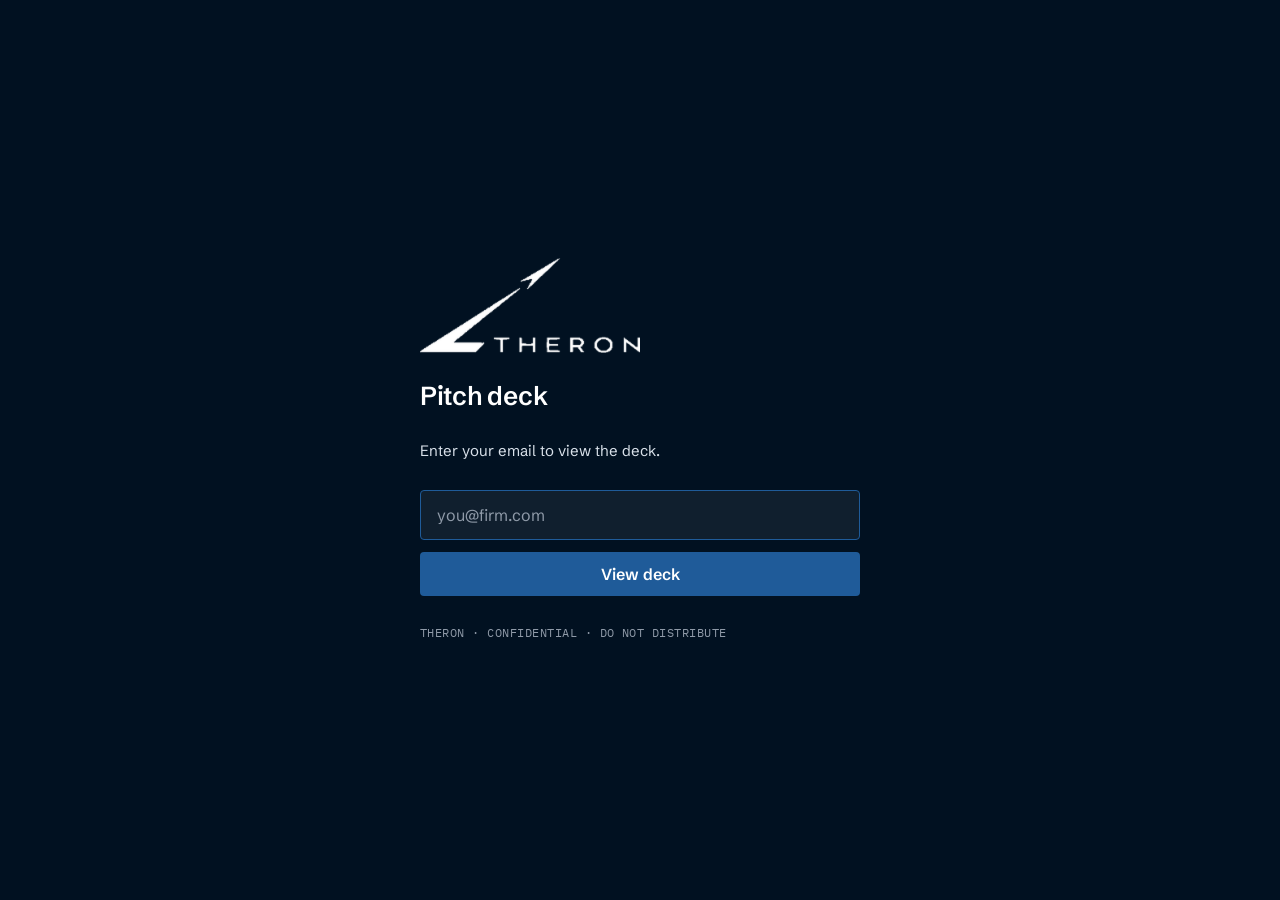
<file: pitch_deck/index.html>
<!DOCTYPE html>
<html lang="en">
<head>
<meta charset="UTF-8">
<meta name="viewport" content="width=device-width, initial-scale=1.0">
<meta name="robots" content="noindex, nofollow">
<title>Theron — Pitch Deck</title>
<link rel="icon" href="../assets/favicon.svg" type="image/svg+xml">
<link rel="preconnect" href="https://fonts.googleapis.com">
<link rel="preconnect" href="https://fonts.gstatic.com" crossorigin>
<link rel="stylesheet" href="https://fonts.googleapis.com/css2?family=IBM+Plex+Mono:wght@400;500;600&display=swap">
<link rel="stylesheet" href="https://fonts.googleapis.com/css2?family=Schibsted+Grotesk:wght@400;500;600;700&display=swap">
<style>
html,body{margin:0;padding:0;background:#011121;height:100%;overflow:hidden;font-family:'Schibsted Grotesk',Arial,sans-serif}
a{color:#1f5b99}a:hover{color:#2d6fb3}

/* ---- Email gate ---- */
#gate{position:fixed;inset:0;display:flex;align-items:center;justify-content:center;background:#011121;z-index:100;padding:24px}
.gate-card{width:100%;max-width:440px;display:flex;flex-direction:column;gap:28px}
.gate-card img{width:220px;align-self:flex-start}
.gate-card h1{margin:0;font-size:26px;font-weight:600;line-height:1.2;color:#fff;letter-spacing:-.01em}
.gate-card p{margin:0;font-size:15px;font-weight:400;line-height:1.5;color:#d9e1ea}
.gate-form{display:flex;flex-direction:column;gap:12px}
.gate-form input{font:400 16px/1 'Schibsted Grotesk',Arial,sans-serif;padding:14px 16px;border-radius:4px;border:1px solid rgba(255,255,255,.25);background:rgba(255,255,255,.06);color:#fff;outline:none}
.gate-form input::placeholder{color:#8f9aa8}
.gate-form input:focus{border-color:#1f5b99}
.gate-form button{font:600 16px/1 'Schibsted Grotesk',Arial,sans-serif;padding:14px 16px;border-radius:4px;border:none;background:#1f5b99;color:#fff;cursor:pointer}
.gate-form button:hover{background:#2d6fb3}
.gate-error{font-size:13px;line-height:1.4;color:#d96826;display:none}
.gate-note{font-size:12px;line-height:1.5;font-family:'IBM Plex Mono',ui-monospace,Menlo,monospace;color:#8f9aa8;letter-spacing:.04em}

/* ---- Deck ---- */
#deck{position:fixed;inset:0;display:none;user-select:none;-webkit-user-select:none;cursor:pointer}
#stage{position:absolute;left:50%;top:50%;width:1920px;height:1080px;transform-origin:center center;overflow:hidden;background:#011121}
#stage section{position:absolute;top:0;left:0;width:1920px;height:1080px;box-sizing:border-box}
#stage section *{box-sizing:border-box}
#stage section > *:not([style*="position:absolute"]):not([style*="position: absolute"]){position:relative}
#stage section > x-connector{position:absolute;top:0;left:0}
#stage section:not(.active){display:none !important}
#stage section img{object-fit:cover}
#stage h1,#stage h2,#stage h3,#stage p,#stage ul{margin:0}
x-shape{display:block}
x-connector{display:block;border:0 !important;position:absolute;top:0;left:0;width:1920px;height:1080px;pointer-events:none;overflow:visible}
x-shape[kind="ellipse"]{border-radius:50%}
#hud{position:fixed;left:0;right:0;bottom:0;display:flex;align-items:center;justify-content:space-between;padding:14px 20px;z-index:50;pointer-events:none;opacity:.85}
#hud .counter{font:500 12px/1 'IBM Plex Mono',ui-monospace,Menlo,monospace;letter-spacing:.08em;color:rgba(255,255,255,.55)}
#hud .hint{font:500 11px/1 'IBM Plex Mono',ui-monospace,Menlo,monospace;letter-spacing:.08em;color:rgba(255,255,255,.35);text-transform:uppercase}
#progress{position:fixed;top:0;left:0;height:2px;background:#d96826;z-index:60;transition:width .25s ease}
</style>
</head>
<body>

<div id="gate">
  <div class="gate-card">
    <img src="assets/theron-logo.png" alt="Theron">
    <h1>Pitch deck</h1>
    <p>Enter your email to view the deck.</p>
    <form class="gate-form" id="gateForm">
      <input type="email" id="gateEmail" name="email" placeholder="you@firm.com" required autocomplete="email" autofocus>
      <button type="submit" id="gateBtn">View deck</button>
      <div class="gate-error" id="gateError">Please enter a valid email address.</div>
    </form>
    <div class="gate-note">THERON &middot; CONFIDENTIAL &middot; DO NOT DISTRIBUTE</div>
  </div>
</div>

<div id="progress"></div>
<div id="deck">
  <div id="stage">
<section id="cover" data-transition="fade" style="background:#011121">
  <img src="assets/humvee-dusk.jpg" alt="Theron turret mounted on a Humvee at dusk on the Wyoming range" style="position:absolute; top:0; left:0; width:1920px; height:1080px; opacity:0.65">
  <div style="position:absolute; top:50%; left:50%; width:1920px; height:1080px; display:flex; flex-direction:column; background:linear-gradient(180deg, #01112133 0%, #01112180 50%, #011121e6 100%); transform:translate(-50%, -50%)">
  </div>
  <x-shape kind="line" style="position:absolute; top:104px; left:128px; width:48px; height:1px; border:6px solid #d96826"></x-shape>
  <img src="assets/theron-logo.png" alt="Theron logo" style="position:absolute; top:140px; left:128px; width:278px; height:120px; object-fit:contain">
  <p style="position:absolute; bottom:64px; left:128px; width:1000px; font-family:'IBM Plex Mono', 'Courier New', monospace; font-size:24px; letter-spacing:3px; color:#cfe0f5">SEED ROUND</p>
  <p id="p3cabb501b89er0-bb864a57" style="position:absolute; top:500px; left:128px; width:1664px; font-family:'IBM Plex Mono', 'Courier New', monospace; font-size:24px; letter-spacing:3px; color:#cfe0f5">NOVEMBER 2026</p>
  <h1 id="p3cabb501b89er1-bb864a57" style="position:absolute; top:548px; left:128px; width:1664px; font-family:'Schibsted Grotesk', Arial, sans-serif; font-size:88px; font-weight:700; line-height:1.05; letter-spacing:-2px; color:#ffffff">Developing defense at light speed</h1>
  <p id="p3cabb501b89er2-bb864a57" style="position:absolute; top:764px; left:128px; width:1500px; font-family:'Schibsted Grotesk', Arial, sans-serif; font-size:40px; font-weight:500; line-height:1.3; color:#d9e1ea">The <b>only</b> combat-ready counter-drone turret.<br>Built in <b>six</b> months.&nbsp;<br>Now raising to <b>win</b> the land grab.</p>
  </section>

<section id="team" data-transition="fade" style="background:#243f5b">
  <p id="pac81f8a9ad00r0-4e8db900" style="position:absolute; top:128px; left:128px; width:1664px; font-family:'IBM Plex Mono', 'Courier New', monospace; font-size:24px; letter-spacing:3px; color:#cfe0f5">OUR TEAM</p>
  <h2 id="pac81f8a9ad00r1-4e8db900" style="position:absolute; top:177px; left:128px; width:1664px; font-family:'Schibsted Grotesk', Arial, sans-serif; font-size:52px; font-weight:700; line-height:1.1; letter-spacing:-1px; color:#ffffff">We've done this before: this team shipped long-range interceptors in under four months at Chaos.</h2>
  <div id="pac81f8a9ad00r3-4e8db900" style="position:absolute; top:321px; left:128px; width:1664px; min-height:435px; display:flex; flex-direction:row; gap:32px">
    <div style="display:flex; flex-direction:column; flex:1; background:#ffffff; border:1px solid #0111211f; border-radius:4px">
      <img src="assets/hagen-turret.png" alt="Hagen O'Neill sitting beside the Theron turret on a vehicle roof on the Wyoming range" style="object-position:50% 30%; width:533px; height:210px; object-fit:cover; border-radius:4px 4px 0 0">
      <div style="min-height:225px; display:flex; flex-direction:column; gap:6px; padding:16px 28px 20px">
        <h3 style="font-family:'Schibsted Grotesk', Arial, sans-serif; font-size:36px; font-weight:600; line-height:1.2; color:#011121">Hagen O'Neill</h3>
        <p style="font-family:'IBM Plex Mono', 'Courier New', monospace; font-size:24px; letter-spacing:3px; color:#1f5b99">CEO · SOFTWARE</p>
        <p style="font-family:'Schibsted Grotesk', Arial, sans-serif; font-size:24px; line-height:1.4; color:#5f6b78">Interceptor Software Lead at Chaos · Tesla · Microsoft · Onyx</p>
      </div>
    </div>
    <div style="display:flex; flex-direction:column; flex:1; background:#ffffff; border:1px solid #0111211f; border-radius:4px">
      <img src="assets/chandler-turret.png" alt="Chandler Johnson crouched beside the Theron turret on a vehicle roof, pines behind" style="object-position:50% 35%; width:533px; height:210px; object-fit:cover; border-radius:4px 4px 0 0">
      <div style="min-height:225px; display:flex; flex-direction:column; gap:6px; padding:16px 28px 20px">
        <h3 style="font-family:'Schibsted Grotesk', Arial, sans-serif; font-size:36px; font-weight:600; line-height:1.2; color:#011121">Chandler Johnson</h3>
        <p style="font-family:'IBM Plex Mono', 'Courier New', monospace; font-size:24px; letter-spacing:3px; color:#1f5b99">CTO · HARDWARE</p>
        <p style="font-family:'Schibsted Grotesk', Arial, sans-serif; font-size:22px; line-height:1.4; color:#5f6b78">Interceptor Hardware Lead at Chaos · Exited hardware founder · Founding eng at 6 startups</p>
      </div>
    </div>
    <div style="display:flex; flex-direction:column; flex:1; background:#ffffff; border:1px solid #0111211f; border-radius:4px">
      <img src="assets/george-road.jpg" alt="George Staruch leaning on a car on a Wyoming road" style="object-position:50% 10%; width:533px; height:210px; object-fit:cover; border-radius:4px 4px 0 0">
      <div style="min-height:225px; display:flex; flex-direction:column; gap:6px; padding:16px 28px 20px">
        <h3 style="font-family:'Schibsted Grotesk', Arial, sans-serif; font-size:36px; font-weight:600; line-height:1.2; color:#011121">George Staruch</h3>
        <p style="font-family:'IBM Plex Mono', 'Courier New', monospace; font-size:24px; letter-spacing:3px; color:#1f5b99">COO · CRO</p>
        <p style="font-family:'Schibsted Grotesk', Arial, sans-serif; font-size:24px; line-height:1.4; color:#5f6b78">Serial founder and executive with several successful exits</p>
      </div>
    </div>
  </div>
  <div id="ff7766ee" style="position:absolute; top:788px; left:128px; width:1664px; display:flex; flex-direction:row; gap:24px; align-items:center; padding:16px 28px; background:#ffffff; border:1px solid #0111211f; border-radius:4px">
    <img src="assets/ross-headshot.png" alt="Ross Morrell headshot" style="width:96px; height:96px; flex:0 0 auto; border-radius:256px">
    <div style="display:flex; flex-direction:column; gap:4px">
      <h3 style="font-family:'Schibsted Grotesk', Arial, sans-serif; font-size:36px; font-weight:600; line-height:1.2; color:#011121">Col. Ross Morrell (Ret.)</h3>
      <p style="font-family:'IBM Plex Mono', 'Courier New', monospace; font-size:24px; letter-spacing:3px; color:#1f5b99">ADVISOR</p>
      <p style="font-family:'Schibsted Grotesk', Arial, sans-serif; font-size:24px; line-height:1.4; color:#3f4b59">Retired USAF Colonel and former Chief Technology &amp; Innovation Officer at NORAD/USNORTHCOM</p>
    </div>
  </div>
  </section>

<section id="thesis" data-transition="fade" style="display:flex; flex-direction:column; gap:0px; padding:128px 128px 160px; background:#1f5b99">
  <p style="font-family:'IBM Plex Mono', 'Courier New', monospace; font-size:24px; letter-spacing:3px; color:#cfe0f5">OUR THESIS</p>
  <div style="flex:1"></div>
  <div style="display:flex; flex-direction:column; gap:0px">
    <div style="display:flex; flex-direction:row; align-items:center; gap:40px; padding:28px 0px; border-top:1px solid rgba(255,255,255,0.22)">
      <x-shape kind="line" style="width:48px; height:6px; flex:none; background:#d96826"></x-shape>
      <h3 style="font-family:'Schibsted Grotesk', Arial, sans-serif; font-size:36px; font-weight:500; line-height:1.3; color:#e4ecf5">Modern war is evolving rapidly.</h3>
    </div>
    <div style="display:flex; flex-direction:row; align-items:center; gap:40px; padding:28px 0px; border-top:1px solid rgba(255,255,255,0.22)">
      <x-shape kind="line" style="width:48px; height:6px; flex:none; background:#d96826"></x-shape>
      <h3 style="font-family:'Schibsted Grotesk', Arial, sans-serif; font-size:36px; font-weight:500; line-height:1.3; color:#e4ecf5">New markets are constantly emerging.</h3>
    </div>
    <div style="display:flex; flex-direction:row; align-items:center; gap:40px; padding:28px 0px; border-top:1px solid rgba(255,255,255,0.22)">
      <x-shape kind="line" style="width:48px; height:6px; flex:none; background:#d96826"></x-shape>
      <h3 style="font-family:'Schibsted Grotesk', Arial, sans-serif; font-size:36px; font-weight:500; line-height:1.3; color:#e4ecf5">Each new market represents billions of dollars with no incumbents.</h3>
    </div>
    <div style="display:flex; flex-direction:row; align-items:center; gap:40px; padding:28px 0px; border-top:1px solid rgba(255,255,255,0.22); border-bottom:1px solid rgba(255,255,255,0.22)">
      <x-shape kind="line" style="width:48px; height:6px; flex:none; background:#d96826"></x-shape>
      <h3 style="font-family:'Schibsted Grotesk', Arial, sans-serif; font-size:36px; font-weight:700; line-height:1.3; color:#ffffff">The fastest 0-to-1 captures these new markets.</h3>
    </div>
  </div>
  <div style="flex:1"></div>
  </section>

<section id="only-us" data-transition="fade" style="background:#011121">
  <video src="assets/intercept-loop.mp4" autoplay muted loop playsinline aria-label="Uncut footage of the Theron turret intercepting drones from a moving vehicle on the Wyoming range" style="position:absolute; top:0; left:0; width:1920px; height:1080px; object-fit:cover"></video>
  <svg xmlns="http://www.w3.org/2000/svg" viewBox="0 0 1920 480" aria-label="Soft dark fade over the top of the footage so the headline reads clearly" style="position:absolute; top:0; left:0; width:1920px; height:480px">
    <defs>
      <linearGradient id="only-us-fade" x1="0" y1="0" x2="0" y2="1">
        <stop offset="0" stop-color="#011121" stop-opacity="0.55"/>
        <stop offset="0.6" stop-color="#011121" stop-opacity="0.22"/>
        <stop offset="1" stop-color="#011121" stop-opacity="0"/>
      </linearGradient>
    </defs>
    <rect x="0" y="0" width="1920" height="480" fill="url(#only-us-fade)"/>
  </svg>
  <h2 id="116f482d" style="position:absolute; top:128px; left:128px; width:1664px; font-family:'Schibsted Grotesk', Arial, sans-serif; font-size:64px; font-weight:700; line-height:1.05; letter-spacing:-1px; color:#ffffff">We built the only combat-ready C-UAS turret in 6 months.</h2>
  <p id="4865ceb5" style="position:absolute; top:292px; left:128px; width:1664px; font-family:'Schibsted Grotesk', Arial, sans-serif; font-size:36px; line-height:1.4; color:#ffffff">Everyone else is running stationary demos. We solved moving, combat-ready interception.<br>Try looking for other demos...</p>
  </section>

<section id="playbook" data-transition="fade" style="display:flex; flex-direction:column; padding:128px 128px 160px; background:#011121">
  <div style="flex:1"></div>
  <div style="display:flex; flex-direction:column; gap:40px">
    <x-shape kind="line" style="width:48px; height:6px; flex:0 0 auto; background:#d96826"></x-shape>
    <h2 style="width:1539px; font-family:'Schibsted Grotesk', Arial, sans-serif; font-size:88px; font-weight:700; line-height:1.05; letter-spacing:-2px; color:#ffffff">Our <span style="color:#d96826">playbook</span> can build defense hardware 0 to 1 <span style="color:#d96826">faster than anyone.</span></h2>
    <div style="width:1540px; display:flex; flex-direction:column; gap:32px; padding:32px 0 0; border-top:1px solid #ffffff2e">
      <p style="font-family:'Schibsted Grotesk', Arial, sans-serif; font-size:36px; font-weight:500; line-height:1.3; color:#cfe0f5">We will be first into every billion-dollar market that emerges.</p>
    </div>
    <div style="width:1540px; display:flex; flex-direction:column; gap:14px; padding:32px 0 0; border-top:1px solid #ffffff2e">
      <p style="font-family:'Schibsted Grotesk', Arial, sans-serif; font-size:26px; font-weight:600; line-height:1.4; color:#ffffff">We follow the playbook including:</p>
      <div data-text="32" style="padding:0; font-family:'Schibsted Grotesk', Arial, sans-serif; font-size:26px; line-height:1.5; color:#d9e1ea">
        <ul>
          <li>Iteration speed <span style="color:#d96826"><b>at all costs</b></span>: we don’t hire anyone who won’t spend weeks in the desert</li>
          <li>Always solve the problem through software</li>
        </ul>
        <p>And dozens of other optimizations we practice like a cult</p>
      </div>
    </div>
  </div>
  <div style="flex:1"></div>
  </section>

<section id="trl" data-transition="fade" style="background:#f2f0ed">
  <div id="p6436cde12df5r0-e078ed9f" style="position:absolute; top:128px; left:128px; width:1664px; height:120px; display:flex; flex-direction:column; gap:16px">
    <h2 style="font-family:'Schibsted Grotesk', Arial, sans-serif; font-size:52px; font-weight:700; line-height:1.1; letter-spacing:-1px; color:#011121">Execution is the only way to a higher TRL (Technology Readiness Level).</h2>
  </div>
  <div id="p6436cde12df5r1-e078ed9f" style="position:absolute; top:288px; left:128px; width:1664px; height:570px; display:flex; flex-direction:column">
    <div style="display:flex; flex-direction:row; gap:20px; align-items:baseline; padding:0 0 16px; border-bottom:1px solid #01112140">
      <p style="font-family:'Schibsted Grotesk', Arial, sans-serif; font-size:26px; line-height:1.3; color:#5f6b78">TRL is the official US Military's measure of the performance of a system when allocating funds</p>
    </div>
    <div style="display:flex; flex-direction:row; gap:8px; padding:16px 0 0">
      <div style="width:549.33px; height:120px; display:flex; flex-direction:column; align-items:center; justify-content:center; flex:0 0 auto; background:#e8dfda; border-radius:4px">
        <p style="font-family:'IBM Plex Mono', 'Courier New', monospace; font-size:48px; font-weight:600; line-height:1; color:#011121">TRL 1–6</p>
      </div>
      <div style="width:549.33px; height:120px; display:flex; flex-direction:column; align-items:center; justify-content:center; flex:0 0 auto; background:#1f5b99; border-radius:4px">
        <p style="font-family:'IBM Plex Mono', 'Courier New', monospace; font-size:48px; font-weight:600; line-height:1; color:#ffffff">TRL 7–8</p>
      </div>
      <div style="width:549.33px; height:120px; display:flex; flex-direction:column; align-items:center; justify-content:center; flex:0 0 auto; background:#011121; border-radius:4px">
        <p style="font-family:'IBM Plex Mono', 'Courier New', monospace; font-size:48px; font-weight:600; line-height:1; color:#ffffff">TRL 9</p>
      </div>
    </div>
    <div style="display:flex; flex-direction:row; gap:8px; padding:8px 0 0">
      <div style="width:549.33px; display:flex; flex-direction:column; gap:8px; flex:0 0 auto; padding:16px; background:#ffffff; border:1px solid #0111211f; border-radius:4px">
        <p style="font-family:'IBM Plex Mono', 'Courier New', monospace; font-size:24px; letter-spacing:3px; color:#5f6b78">TRL 1–6</p>
        <p style="font-family:'Schibsted Grotesk', Arial, sans-serif; font-size:26px; font-weight:600; line-height:1.3; color:#011121">A concept, a lab demo, a prototype on a range</p>
        <div style="flex:1"></div>
        <div style="display:flex; flex-direction:column; gap:2px; padding:8px 0 0; border-top:1px solid #0111211f">
          <p style="font-family:'IBM Plex Mono', 'Courier New', monospace; font-size:24px; line-height:1.3; letter-spacing:1px; color:#5f6b78">CONTRACT SIZE</p>
          <p style="font-family:'IBM Plex Mono', 'Courier New', monospace; font-size:24px; font-weight:600; line-height:1.3; letter-spacing:1px; color:#011121">&lt;$1M</p>
          <p style="padding:4px 0 0; font-family:'IBM Plex Mono', 'Courier New', monospace; font-size:24px; line-height:1.3; letter-spacing:1px; color:#5f6b78">COMPANIES</p>
          <p style="font-family:'IBM Plex Mono', 'Courier New', monospace; font-size:24px; font-weight:600; line-height:1.3; letter-spacing:1px; color:#011121">ACS · 9 MOTHERS</p>
        </div>
      </div>
      <div style="width:549.33px; display:flex; flex-direction:column; gap:8px; flex:0 0 auto; padding:16px; background:#ffffff; border:1px solid #0111211f; border-radius:4px">
        <p style="font-family:'IBM Plex Mono', 'Courier New', monospace; font-size:24px; letter-spacing:3px; color:#1f5b99">TRL 7–8</p>
        <p style="font-family:'Schibsted Grotesk', Arial, sans-serif; font-size:26px; font-weight:600; line-height:1.3; color:#011121">Proven in simulated combat environments</p>
        <div style="flex:1"></div>
        <div style="display:flex; flex-direction:column; gap:2px; padding:8px 0 0; border-top:1px solid #0111211f">
          <p style="font-family:'IBM Plex Mono', 'Courier New', monospace; font-size:24px; line-height:1.3; letter-spacing:1px; color:#5f6b78">CONTRACT SIZE</p>
          <p style="font-family:'IBM Plex Mono', 'Courier New', monospace; font-size:24px; font-weight:600; line-height:1.3; letter-spacing:1px; color:#011121">$1M–$15M</p>
          <p style="padding:4px 0 0; font-family:'IBM Plex Mono', 'Courier New', monospace; font-size:24px; line-height:1.3; letter-spacing:1px; color:#5f6b78">COMPANIES</p>
          <p style="font-family:'IBM Plex Mono', 'Courier New', monospace; font-size:24px; font-weight:600; line-height:1.3; letter-spacing:1px; color:#d96826">THERON</p>
        </div>
      </div>
      <div style="width:549.33px; display:flex; flex-direction:column; gap:8px; flex:0 0 auto; padding:16px; background:#ffffff; border:1px solid #0111211f; border-radius:4px">
        <p style="font-family:'IBM Plex Mono', 'Courier New', monospace; font-size:24px; letter-spacing:3px; color:#d96826">TRL 9</p>
        <p style="font-family:'Schibsted Grotesk', Arial, sans-serif; font-size:26px; font-weight:600; line-height:1.3; color:#011121">Proven in combat</p>
        <div style="display:flex; flex-direction:column; gap:2px; padding:8px 0 0; border-top:1px solid #0111211f">
          <p style="font-family:'IBM Plex Mono', 'Courier New', monospace; font-size:24px; line-height:1.3; letter-spacing:1px; color:#5f6b78">CONTRACT SIZE</p>
          <p style="font-family:'IBM Plex Mono', 'Courier New', monospace; font-size:24px; font-weight:600; line-height:1.3; letter-spacing:1px; color:#011121">$100M+</p>
          <p style="padding:4px 0 0; font-family:'IBM Plex Mono', 'Courier New', monospace; font-size:24px; line-height:1.3; letter-spacing:1px; color:#5f6b78">COMPANIES</p>
          <p style="font-family:'IBM Plex Mono', 'Courier New', monospace; font-size:24px; font-weight:600; line-height:1.3; letter-spacing:1px; color:#011121">NO ONE</p>
        </div>
      </div>
    </div>
  </div>
  <p style="position:absolute; top:872px; left:128px; width:1664px; font-family:'Schibsted Grotesk', Arial, sans-serif; font-size:36px; font-weight:600; line-height:1.3; color:#011121">The TAM is huge, <span style="color:#d96826">$10.8B over the next three years</span>, but that money is only available to TRL 9 systems.</p>
  </section>

<section id="proof" data-transition="fade" style="background:#f2f0ed">
  <div id="e1-13308eh" style="position:absolute; top:241px; left:128px; width:1664px; height:298px; display:flex; flex-direction:column; gap:14px; padding:28px 36px; background:#ffffff; border:1px solid #0111211f; border-radius:4px">
    <div style="display:flex; flex-direction:row">
      <div style="flex:0 0 auto; min-width:592px; max-width:592px; min-height:36px; max-height:36px"></div>
      <div style="position:relative; width:960px; height:36px; display:flex; flex-direction:column; align-self:stretch">
        <p style="position:absolute; top:0; left:0; width:120px; font-family:'IBM Plex Mono', 'Courier New', monospace; font-size:24px; letter-spacing:2px; color:#8a94a0">START</p>
        <p style="position:absolute; top:0; left:200px; width:120px; font-family:'IBM Plex Mono', 'Courier New', monospace; font-size:24px; letter-spacing:2px; color:#8a94a0">1 YR</p>
        <p style="position:absolute; top:0; left:400px; width:120px; font-family:'IBM Plex Mono', 'Courier New', monospace; font-size:24px; letter-spacing:2px; color:#8a94a0">2 YR</p>
        <p style="position:absolute; top:0; left:600px; width:120px; font-family:'IBM Plex Mono', 'Courier New', monospace; font-size:24px; letter-spacing:2px; color:#8a94a0">3 YR</p>
        <p style="position:absolute; top:0; left:800px; width:120px; font-family:'IBM Plex Mono', 'Courier New', monospace; font-size:24px; letter-spacing:2px; color:#8a94a0">4 YR</p>
        <x-shape kind="line" style="position:absolute; top:34px; left:0; width:960px; height:1px; border:1px solid #c9cfd6"></x-shape>
      </div>
    </div>
    <div style="height:52px; display:flex; flex-direction:row; gap:16px; align-items:center">
      <p style="width:290px; font-family:'Schibsted Grotesk', Arial, sans-serif; font-size:26px; line-height:1.2; color:#011121">Allen Control Systems</p>
      <div style="width:1px; height:52px; display:flex; flex-direction:column; flex:0 0 auto; background:#0111211f"></div>
      <p style="width:270px; font-family:'IBM Plex Mono', 'Courier New', monospace; font-size:24px; letter-spacing:2px; color:#5f6b78">TRL 6</p>
      <div style="width:1px; height:52px; display:flex; flex-direction:column; flex:0 0 auto; background:#0111211f"></div>
      <div style="width:960px; display:flex; flex-direction:row; gap:20px; align-items:center">
        <div style="width:800px; height:52px; display:flex; flex-direction:column; background:#d3dae3">
        </div>
        <p style="font-family:'IBM Plex Mono', 'Courier New', monospace; font-size:24px; letter-spacing:2px; white-space:nowrap; color:#3f4b59">4+ YEARS</p>
      </div>
    </div>
    <div style="height:52px; display:flex; flex-direction:row; gap:16px; align-items:center">
      <p style="width:290px; font-family:'Schibsted Grotesk', Arial, sans-serif; font-size:26px; line-height:1.2; color:#011121">9 Mothers</p>
      <div style="width:1px; height:52px; display:flex; flex-direction:column; flex:0 0 auto; background:#0111211f"></div>
      <p style="width:270px; font-family:'IBM Plex Mono', 'Courier New', monospace; font-size:24px; letter-spacing:2px; color:#5f6b78">TRL 6</p>
      <div style="width:1px; height:52px; display:flex; flex-direction:column; flex:0 0 auto; background:#0111211f"></div>
      <div style="width:960px; display:flex; flex-direction:row; gap:20px; align-items:center">
        <div style="width:400px; height:52px; display:flex; flex-direction:column; background:#d3dae3">
        </div>
        <p style="font-family:'IBM Plex Mono', 'Courier New', monospace; font-size:24px; letter-spacing:2px; white-space:nowrap; color:#3f4b59">2+ YEARS</p>
      </div>
    </div>
    <div style="height:52px; display:flex; flex-direction:row; gap:16px; align-items:center">
      <p style="width:290px; font-family:'Schibsted Grotesk', Arial, sans-serif; font-size:26px; font-weight:700; line-height:1.2; color:#011121">Theron</p>
      <div style="width:1px; height:52px; display:flex; flex-direction:column; flex:0 0 auto; background:#0111211f"></div>
      <p style="width:270px; font-family:'IBM Plex Mono', 'Courier New', monospace; font-size:24px; letter-spacing:2px; color:#011121">TRL 7</p>
      <div style="width:1px; height:52px; display:flex; flex-direction:column; flex:0 0 auto; background:#0111211f"></div>
      <div style="width:960px; display:flex; flex-direction:row; gap:20px; align-items:center">
        <div style="width:100px; height:52px; display:flex; flex-direction:column; background:#d96826">
        </div>
        <p style="font-family:'IBM Plex Mono', 'Courier New', monospace; font-size:24px; letter-spacing:2px; white-space:nowrap; color:#011121">6 MONTHS</p>
      </div>
    </div>
  </div>
  <x-connector x1="790" y1="507" x2="128" y2="603" head="none" id="e2-13308eh" style="color:#b8aea6; border-style:dashed"></x-connector>
  <x-connector x1="890" y1="507" x2="1792" y2="603" head="none" id="e3-13308eh" style="color:#b8aea6; border-style:dashed"></x-connector>
  <div id="e4-13308eh" style="position:absolute; top:603px; left:128px; width:1664px; height:236px; display:flex; flex-direction:column; gap:10px; padding:22px 36px; background:#e8dfda; border-radius:4px">
    <div style="position:relative; height:16px; display:flex; flex-direction:column; align-self:stretch">
      <x-shape kind="line" style="position:absolute; top:7px; left:0; width:1592px; height:1px; border:2px solid #cfc5bd"></x-shape>
      <x-shape kind="ellipse" style="position:absolute; top:0; left:0; width:16px; height:16px; background:#1f5b99"></x-shape>
      <x-shape kind="ellipse" style="position:absolute; top:0; left:318px; width:16px; height:16px; background:#1f5b99"></x-shape>
      <x-shape kind="ellipse" style="position:absolute; top:0; left:637px; width:16px; height:16px; background:#1f5b99"></x-shape>
      <x-shape kind="ellipse" style="position:absolute; top:0; left:955px; width:16px; height:16px; background:#1f5b99"></x-shape>
      <x-shape kind="ellipse" style="position:absolute; top:0; left:1274px; width:16px; height:16px; background:#1f5b99"></x-shape>
    </div>
    <div style="display:grid; grid-template-columns:1fr 1fr 1fr 1fr 1fr">
      <div style="display:flex; flex-direction:column; gap:4px; padding:0 24px 0 0">
        <p style="font-family:'IBM Plex Mono', 'Courier New', monospace; font-size:24px; letter-spacing:2px; color:#011121">APR 14</p>
        <p style="font-family:'IBM Plex Mono', 'Courier New', monospace; font-size:24px; letter-spacing:2px; color:#5f6b78">DAY 0</p>
        <p style="font-family:'Schibsted Grotesk', Arial, sans-serif; font-size:24px; line-height:1.3; color:#011121">Incorporated</p>
      </div>
      <div style="display:flex; flex-direction:column; gap:4px; padding:0 24px 0 0">
        <p style="font-family:'IBM Plex Mono', 'Courier New', monospace; font-size:24px; letter-spacing:2px; color:#011121">MAY 17</p>
        <p style="font-family:'IBM Plex Mono', 'Courier New', monospace; font-size:24px; letter-spacing:2px; color:#5f6b78">DAY 33</p>
        <p style="font-family:'Schibsted Grotesk', Arial, sans-serif; font-size:24px; line-height:1.3; color:#011121">First stationary interception</p>
      </div>
      <div style="display:flex; flex-direction:column; gap:4px; padding:0 24px 0 0">
        <p style="font-family:'IBM Plex Mono', 'Courier New', monospace; font-size:24px; letter-spacing:2px; color:#011121">JUN 24</p>
        <p style="font-family:'IBM Plex Mono', 'Courier New', monospace; font-size:24px; letter-spacing:2px; color:#5f6b78">DAY 71</p>
        <p style="font-family:'Schibsted Grotesk', Arial, sans-serif; font-size:24px; line-height:1.3; color:#011121">Stationary interception rate over 90%</p>
      </div>
      <div style="display:flex; flex-direction:column; gap:4px; padding:0 24px 0 0">
        <p style="font-family:'IBM Plex Mono', 'Courier New', monospace; font-size:24px; letter-spacing:2px; color:#011121">AUG 11</p>
        <p style="font-family:'IBM Plex Mono', 'Courier New', monospace; font-size:24px; letter-spacing:2px; color:#5f6b78">DAY 119</p>
        <p style="font-family:'Schibsted Grotesk', Arial, sans-serif; font-size:24px; line-height:1.3; color:#011121">First intercept from a moving vehicle</p>
      </div>
      <div style="display:flex; flex-direction:column; gap:4px; padding:0 24px 0 0">
        <p style="font-family:'IBM Plex Mono', 'Courier New', monospace; font-size:24px; letter-spacing:2px; color:#011121">SEP 2</p>
        <p style="font-family:'IBM Plex Mono', 'Courier New', monospace; font-size:24px; letter-spacing:2px; color:#5f6b78">DAY 141</p>
        <p style="font-family:'Schibsted Grotesk', Arial, sans-serif; font-size:24px; line-height:1.3; color:#011121">Moving interception rate over 90%</p>
      </div>
    </div>
  </div>
  <h2 id="3814579e" style="position:absolute; top:128px; left:calc(50% + 6px); width:1664px; font-family:'Schibsted Grotesk', Arial, sans-serif; font-size:52px; font-weight:700; line-height:1.1; letter-spacing:-1px; color:#011121; transform:translateX(-50%)">We built a TRL 7 system in 6 months.</h2>
  </section>

<section id="ukraine" data-transition="fade" style="display:flex; flex-direction:column; gap:24px; justify-content:center; padding:128px 128px 160px; background:#011121">
  <img src="assets/turret-ugv-shop.jpg" alt="The Theron turret mounted on an uncrewed ground vehicle in the shop, barrel raised" style="position:absolute; top:0; left:1040px; width:880px; height:1080px">
  <div style="width:800px; display:flex; flex-direction:column; gap:36px; justify-content:center; flex:0 0 auto">
    <h2 style="font-family:'Schibsted Grotesk', Arial, sans-serif; font-size:64px; font-weight:700; line-height:1.05; letter-spacing:-1px; color:#ffffff">How do we get to TRL 9?</h2>
    <div style="display:flex; flex-direction:column; gap:24px">
      <div style="display:flex; flex-direction:row; gap:24px; align-items:center">
        <div style="width:48px; height:6px; display:flex; flex-direction:column; flex:0 0 auto; background:#d96826">
        </div>
        <p style="font-family:'Schibsted Grotesk', Arial, sans-serif; font-size:32px; font-weight:500; line-height:1.25; color:#ffffff">TRL 9 is defined by one thing: the system has been in combat.</p>
      </div>
      <div style="display:flex; flex-direction:row; gap:24px; align-items:center">
        <div style="width:48px; height:6px; display:flex; flex-direction:column; flex:0 0 auto; background:#d96826">
        </div>
        <p style="font-family:'Schibsted Grotesk', Arial, sans-serif; font-size:32px; font-weight:700; line-height:1.25; color:#ffffff">We are going to Ukraine to test in combat.</p>
      </div>
      <div style="display:flex; flex-direction:row; gap:24px; align-items:center">
        <div style="width:48px; height:6px; display:flex; flex-direction:column; flex:0 0 auto; background:#d96826">
        </div>
        <p style="font-family:'Schibsted Grotesk', Arial, sans-serif; font-size:32px; font-weight:500; line-height:1.25; color:#ffffff">We have signed agreements with six different Ukrainian units.*</p>
      </div>
      <div style="display:flex; flex-direction:row; gap:24px; align-items:center">
        <div style="width:48px; height:6px; display:flex; flex-direction:column; flex:0 0 auto; background:#d96826">
        </div>
        <p style="font-family:'Schibsted Grotesk', Arial, sans-serif; font-size:32px; font-weight:500; line-height:1.25; color:#ffffff">We have the channel partners to get there as soon as possible.</p>
      </div>
      <div style="display:flex; flex-direction:row; gap:24px; align-items:center">
        <div style="width:48px; height:6px; display:flex; flex-direction:column; flex:0 0 auto; background:#d96826">
        </div>
        <p style="font-family:'Schibsted Grotesk', Arial, sans-serif; font-size:32px; font-weight:700; line-height:1.25; color:#ffffff">We will be the fastest company ever to reach TRL 9 on an autonomous weapon system.</p>
      </div>
    </div>
  </div>
  <p style="position:absolute; bottom:64px; left:128px; width:840px; font-family:'IBM Plex Mono', 'Courier New', monospace; font-size:24px; letter-spacing:2px; color:#8f9aa8">*REDACTED COPIES AVAILABLE IN THE DATA ROOM</p>
  </section>

<section id="razor" data-transition="fade" style="display:flex; flex-direction:column; gap:40px; padding:128px 128px 160px; background:#f2f0ed">
  <div style="display:flex; flex-direction:column; gap:16px">
    <p style="font-family:'IBM Plex Mono', 'Courier New', monospace; font-size:24px; letter-spacing:3px; color:#1f5b99">OUR FASTEST PATH TO UKRAINE</p>
    <h2 style="font-family:'Schibsted Grotesk', Arial, sans-serif; font-size:52px; font-weight:700; line-height:1.1; letter-spacing:-1px; color:#011121">RAZOR-01 has agreed to be our channel partner to get us to Ukraine</h2>
  </div>
  <div style="flex:1; display:flex; flex-direction:row; gap:48px; align-items:flex-end">
    <div style="flex:1; display:flex; flex-direction:column">
      <div style="display:flex; flex-direction:row; gap:32px; align-items:center; padding:22px 0; border-top:1px solid #0111211f">
        <x-shape kind="line" style="width:48px; height:6px; flex:0 0 auto; background:#d96826"></x-shape>
        <h3 style="font-family:'Schibsted Grotesk', Arial, sans-serif; font-size:30px; font-weight:500; line-height:1.3; color:#011121">RAZOR-01 is a counter-UAS jamming company George worked at before joining Theron.</h3>
      </div>
      <div style="display:flex; flex-direction:row; gap:32px; align-items:center; padding:22px 0; border-top:1px solid #0111211f">
        <x-shape kind="line" style="width:48px; height:6px; flex:0 0 auto; background:#d96826"></x-shape>
        <h3 style="font-family:'Schibsted Grotesk', Arial, sans-serif; font-size:30px; font-weight:500; line-height:1.3; color:#011121">They provide an electronic-warfare solution that needs a kinetic solution to kill unjammable drones.</h3>
      </div>
      <div style="display:flex; flex-direction:row; gap:32px; align-items:center; padding:22px 0; border-top:1px solid #0111211f">
        <x-shape kind="line" style="width:48px; height:6px; flex:0 0 auto; background:#d96826"></x-shape>
        <h3 style="font-family:'Schibsted Grotesk', Arial, sans-serif; font-size:30px; font-weight:500; line-height:1.3; color:#011121">RAZOR-01 is already deployed in Ukraine and have offered to help us get to Ukraine in front of SOCOM scouts</h3>
      </div>
      <div style="display:flex; flex-direction:row; gap:32px; align-items:center; padding:22px 0; border-top:1px solid #0111211f; border-bottom:1px solid #0111211f">
        <x-shape kind="line" style="width:48px; height:6px; flex:0 0 auto; background:#d96826"></x-shape>
        <h3 style="font-family:'Schibsted Grotesk', Arial, sans-serif; font-size:30px; font-weight:700; line-height:1.3; color:#011121">This process is how Razor-01 achieved TRL 9 and several contracts awarded in the tens of millions of dollars.</h3>
      </div>
    </div>
    <div style="position:relative; width:760px; flex:0 0 auto; display:flex; flex-direction:column">
      <img src="assets/razor-booth.jpg" alt="The Theron turret on display at the Razor-01 booth at a military expo" style="width:760px; height:575px; object-fit:cover; border-radius:4px">
      <p style="position:absolute; bottom:0; left:0; padding:10px 16px; font-family:'IBM Plex Mono', 'Courier New', monospace; font-size:16px; letter-spacing:1px; white-space:nowrap; color:#ffffff; background:#011121">THERON TURRET AT THE RAZOR-01 BOOTH, MILITARY EXPO</p>
    </div>
  </div>
  </section>

<section id="beat-capital" data-transition="fade" style="display:flex; flex-direction:column; gap:0px; padding:128px 128px 160px; background:#1f5b99">
  <p style="font-family:'IBM Plex Mono', 'Courier New', monospace; font-size:24px; letter-spacing:3px; color:#cfe0f5">WHY WE WIN</p>
  <div style="flex:1"></div>
  <div style="display:flex; flex-direction:column; gap:40px">
    <h2 style="font-family:'Schibsted Grotesk', Arial, sans-serif; font-size:64px; font-weight:700; line-height:1.05; letter-spacing:-1px; color:#ffffff">This is how we beat our better-capitalized opposition.</h2>
    <div style="display:flex; flex-direction:column; gap:0px">
      <div style="display:flex; flex-direction:row; gap:40px; align-items:center; padding:28px 0; border-top:1px solid rgba(255,255,255,0.22)">
        <x-shape kind="line" style="width:48px; height:6px; flex:0 0 auto; background:#d96826"></x-shape>
        <h3 style="font-family:'Schibsted Grotesk', Arial, sans-serif; font-size:36px; font-weight:500; line-height:1.3; color:#e4ecf5">We reach TRL 9 first: the only system in this space proven in combat.</h3>
      </div>
      <div style="display:flex; flex-direction:row; gap:40px; align-items:center; padding:28px 0; border-top:1px solid rgba(255,255,255,0.22); border-bottom:1px solid rgba(255,255,255,0.22)">
        <x-shape kind="line" style="width:48px; height:6px; flex:0 0 auto; background:#d96826"></x-shape>
        <h3 style="font-family:'Schibsted Grotesk', Arial, sans-serif; font-size:36px; font-weight:700; line-height:1.3; color:#ffffff">That puts us at the front of the line for the hundred-million-dollar contracts, before anyone with more capital can qualify.</h3>
      </div>
    </div>
  </div>
  <div style="flex:1"></div>
  </section>

<section id="paths" data-transition="fade" style="display:flex; flex-direction:column; gap:40px; padding:128px 128px 160px; background:#f2f0ed">
  <div style="display:flex; flex-direction:column; gap:16px">
    <p style="font-family:'IBM Plex Mono', 'Courier New', monospace; font-size:24px; letter-spacing:3px; color:#1f5b99">HOW WE ACCESS THE DEMAND POOLS</p>
    <h2 style="font-family:'Schibsted Grotesk', Arial, sans-serif; font-size:52px; font-weight:700; line-height:1.1; letter-spacing:-1px; color:#011121">We have multiple paths through the US government to each of these pools of money.</h2>
  </div>
  <div style="display:flex; flex-direction:column; padding:28px 36px; background:#ffffff; border:1px solid #0111211f; border-radius:4px">
    <div style="display:grid; gap:24px; align-items:baseline; grid-template-columns:820px 300px 380px; padding:0 0 14px; border-bottom:1px solid #01112140">
      <p style="font-family:'IBM Plex Mono', 'Courier New', monospace; font-size:24px; letter-spacing:3px; color:#1f5b99">DEMAND POOL</p>
      <p style="font-family:'IBM Plex Mono', 'Courier New', monospace; font-size:24px; letter-spacing:3px; text-align:right; color:#1f5b99">2027 POOL</p>
      <p style="font-family:'IBM Plex Mono', 'Courier New', monospace; font-size:24px; letter-spacing:3px; text-align:right; color:#1f5b99">ORGANIZATIONS ENGAGED</p>
    </div>
    <div style="display:grid; gap:24px; align-items:baseline; grid-template-columns:820px 300px 380px; padding:18px 0; border-bottom:1px solid #0111211f">
      <p style="font-family:'Schibsted Grotesk', Arial, sans-serif; font-size:28px; font-weight:500; line-height:1.3; color:#011121">Army C-sUAS kinetic layer (PAE Fires)</p>
      <p style="font-family:'IBM Plex Mono', 'Courier New', monospace; font-size:36px; font-weight:600; line-height:1; text-align:right; color:#011121">$264M</p>
      <p style="font-family:'IBM Plex Mono', 'Courier New', monospace; font-size:36px; font-weight:600; line-height:1; text-align:right; color:#d96826">9</p>
    </div>
    <div style="display:grid; gap:24px; align-items:baseline; grid-template-columns:820px 300px 380px; padding:18px 0; border-bottom:1px solid #0111211f">
      <p style="font-family:'Schibsted Grotesk', Arial, sans-serif; font-size:28px; font-weight:500; line-height:1.3; color:#011121">JIATF-401: Domestic Shield, COCOM buys, C-UAS Marketplace</p>
      <p style="font-family:'IBM Plex Mono', 'Courier New', monospace; font-size:36px; font-weight:600; line-height:1; text-align:right; color:#011121">$200M</p>
      <p style="font-family:'IBM Plex Mono', 'Courier New', monospace; font-size:36px; font-weight:600; line-height:1; text-align:right; color:#d96826">2</p>
    </div>
    <div style="display:grid; gap:24px; align-items:baseline; grid-template-columns:820px 300px 380px; padding:18px 0; border-bottom:1px solid #0111211f">
      <p style="font-family:'Schibsted Grotesk', Arial, sans-serif; font-size:28px; font-weight:500; line-height:1.3; color:#011121">USMC O-CsUAS / L-MADIS (PM GBAD)</p>
      <p style="font-family:'IBM Plex Mono', 'Courier New', monospace; font-size:36px; font-weight:600; line-height:1; text-align:right; color:#011121">$95M</p>
      <p style="font-family:'IBM Plex Mono', 'Courier New', monospace; font-size:36px; font-weight:600; line-height:1; text-align:right; color:#d96826">2</p>
    </div>
    <div style="display:grid; gap:24px; align-items:baseline; grid-template-columns:820px 300px 380px; padding:18px 0; border-bottom:1px solid #0111211f">
      <p style="font-family:'Schibsted Grotesk', Arial, sans-serif; font-size:28px; font-weight:500; line-height:1.3; color:#011121">SOF, Air Force and Navy</p>
      <p style="font-family:'IBM Plex Mono', 'Courier New', monospace; font-size:36px; font-weight:600; line-height:1; text-align:right; color:#011121">$100M</p>
      <p style="font-family:'IBM Plex Mono', 'Courier New', monospace; font-size:36px; font-weight:600; line-height:1; text-align:right; color:#d96826">8</p>
    </div>
    <div style="display:grid; gap:24px; align-items:baseline; grid-template-columns:820px 300px 380px; padding:18px 0; border-bottom:1px solid #0111211f">
      <p style="font-family:'Schibsted Grotesk', Arial, sans-serif; font-size:28px; font-weight:500; line-height:1.3; color:#011121">Allies: Ukraine, NATO/EU, Israel</p>
      <p style="font-family:'IBM Plex Mono', 'Courier New', monospace; font-size:36px; font-weight:600; line-height:1; text-align:right; color:#011121">Per deal</p>
      <p style="font-family:'IBM Plex Mono', 'Courier New', monospace; font-size:36px; font-weight:600; line-height:1; text-align:right; color:#d96826">4</p>
    </div>
    <div style="display:grid; gap:24px; align-items:baseline; grid-template-columns:820px 300px 380px; padding:20px 0 0">
      <p style="font-family:'IBM Plex Mono', 'Courier New', monospace; font-size:24px; letter-spacing:3px; color:#1f5b99">TOTAL</p>
      <p style="font-family:'IBM Plex Mono', 'Courier New', monospace; font-size:36px; font-weight:600; line-height:1; text-align:right; color:#011121">$659M + allies</p>
      <p style="font-family:'IBM Plex Mono', 'Courier New', monospace; font-size:36px; font-weight:600; line-height:1; text-align:right; color:#d96826">25</p>
    </div>
  </div>
  <p style="position:absolute; bottom:64px; left:128px; width:1400px; font-family:'IBM Plex Mono', 'Courier New', monospace; font-size:24px; letter-spacing:2px; color:#5f6b78">FULL LIST AVAILABLE IN THE VDR</p>
  </section>

<section id="projections" data-transition="fade" style="display:flex; flex-direction:column; gap:36px; padding:128px 128px 160px; background:#f2f0ed">
  <div style="display:flex; flex-direction:column; gap:16px">
    <p style="font-family:'IBM Plex Mono', 'Courier New', monospace; font-size:24px; letter-spacing:3px; color:#1f5b99">REVENUE PROJECTIONS</p>
    <h2 style="font-family:'Schibsted Grotesk', Arial, sans-serif; font-size:52px; font-weight:700; line-height:1.1; letter-spacing:-1px; color:#011121">Once we reach TRL 9, the orders follow: $856M of turret orders in 2027.</h2>
  </div>
  <div style="height:600px; display:flex; flex-direction:row; gap:48px">
    <div style="height:600px; display:flex; flex-direction:column; gap:16px; flex:1; padding:28px 36px; background:#ffffff; border:1px solid #0111211f; border-radius:4px">
      <svg xmlns="http://www.w3.org/2000/svg" viewBox="0 0 984 420" aria-label="Cumulative 2027 turret orders: zero in Q1, $240M by Q2, $640M by Q3, $856M by Q4" style="width:984px; height:420px">
        <line x1="0" y1="380" x2="984" y2="380" stroke="#0111211f" stroke-width="1"/>
        <line x1="0" y1="303" x2="984" y2="303" stroke="#0111211f" stroke-width="1"/>
        <line x1="0" y1="226" x2="984" y2="226" stroke="#0111211f" stroke-width="1"/>
        <line x1="0" y1="149" x2="984" y2="149" stroke="#0111211f" stroke-width="1"/>
        <line x1="0" y1="72" x2="984" y2="72" stroke="#0111211f" stroke-width="1"/>
        <polygon points="123,380 369,294 615,150 861,72 861,380 123,380" fill="#d9682614"/>
        <polyline points="123,380 369,294 615,150 861,72" fill="none" stroke="#d96826" stroke-width="6" stroke-linejoin="round" stroke-linecap="round"/>
        <circle cx="123" cy="380" r="11" fill="#f2f0ed" stroke="#d96826" stroke-width="6"/>
        <text x="123" y="350" text-anchor="middle" font-family="IBM Plex Mono, Courier New, monospace" font-size="34" font-weight="600" fill="#011121">$0</text>
        <circle cx="369" cy="294" r="11" fill="#f2f0ed" stroke="#d96826" stroke-width="6"/>
        <text x="369" y="264" text-anchor="middle" font-family="IBM Plex Mono, Courier New, monospace" font-size="34" font-weight="600" fill="#011121">$240M</text>
        <circle cx="615" cy="150" r="11" fill="#f2f0ed" stroke="#d96826" stroke-width="6"/>
        <text x="615" y="120" text-anchor="middle" font-family="IBM Plex Mono, Courier New, monospace" font-size="34" font-weight="600" fill="#011121">$640M</text>
        <circle cx="861" cy="72" r="11" fill="#f2f0ed" stroke="#d96826" stroke-width="6"/>
        <text x="861" y="42" text-anchor="middle" font-family="IBM Plex Mono, Courier New, monospace" font-size="34" font-weight="600" fill="#011121">$856M</text>
      </svg>
      <div style="display:flex; flex-direction:row">
        <p style="flex:1; font-family:'IBM Plex Mono', 'Courier New', monospace; font-size:24px; letter-spacing:2px; text-align:center; color:#d96826">ACHIEVE TRL 9</p>
        <p style="flex:1; font-family:'IBM Plex Mono', 'Courier New', monospace; font-size:24px; letter-spacing:2px; text-align:center; color:#5f6b78">+3,000 UNITS</p>
        <p style="flex:1; font-family:'IBM Plex Mono', 'Courier New', monospace; font-size:24px; letter-spacing:2px; text-align:center; color:#5f6b78">+5,000 UNITS</p>
        <p style="flex:1; font-family:'IBM Plex Mono', 'Courier New', monospace; font-size:24px; letter-spacing:2px; text-align:center; color:#5f6b78">+2,700 UNITS</p>
      </div>
      <div style="display:flex; flex-direction:row; padding:12px 0 0; border-top:1px solid #0111211f">
        <p style="flex:1; font-family:'IBM Plex Mono', 'Courier New', monospace; font-size:24px; letter-spacing:3px; text-align:center; color:#011121">Q1 2027</p>
        <p style="flex:1; font-family:'IBM Plex Mono', 'Courier New', monospace; font-size:24px; letter-spacing:3px; text-align:center; color:#011121">Q2 2027</p>
        <p style="flex:1; font-family:'IBM Plex Mono', 'Courier New', monospace; font-size:24px; letter-spacing:3px; text-align:center; color:#011121">Q3 2027</p>
        <p style="flex:1; font-family:'IBM Plex Mono', 'Courier New', monospace; font-size:24px; letter-spacing:3px; text-align:center; color:#011121">Q4 2027</p>
      </div>
    </div>
    <div style="width:560px; height:600px; display:flex; flex-direction:column; justify-content:center; flex:0 0 auto; padding:28px 36px; background:#e8dfda; border-radius:4px">
      <p style="padding:0 0 14px; font-family:'IBM Plex Mono', 'Courier New', monospace; font-size:24px; letter-spacing:3px; color:#1f5b99; border-bottom:1px solid #01112140">ANNUAL TOTALS</p>
      <div style="display:flex; flex-direction:row; align-items:baseline; justify-content:space-between; padding:20px 0; border-bottom:1px solid #0111211f">
        <p style="font-family:'Schibsted Grotesk', Arial, sans-serif; font-size:26px; font-weight:600; line-height:1.3; color:#011121">2027<br><span style="color:#5f6b78">10,700 units</span></p>
        <p style="font-family:'IBM Plex Mono', 'Courier New', monospace; font-size:48px; font-weight:600; line-height:1; color:#011121">$856M</p>
      </div>
      <div style="display:flex; flex-direction:row; align-items:baseline; justify-content:space-between; padding:20px 0; border-bottom:1px solid #0111211f">
        <p style="font-family:'Schibsted Grotesk', Arial, sans-serif; font-size:26px; font-weight:600; line-height:1.3; color:#011121">2028<br><span style="color:#5f6b78">~15,300 units</span></p>
        <p style="font-family:'IBM Plex Mono', 'Courier New', monospace; font-size:48px; font-weight:600; line-height:1; color:#011121">$1.23B</p>
      </div>
      <div style="display:flex; flex-direction:row; align-items:baseline; justify-content:space-between; padding:20px 0 0">
        <p style="font-family:'Schibsted Grotesk', Arial, sans-serif; font-size:26px; font-weight:600; line-height:1.3; color:#011121">2029<br><span style="color:#5f6b78">~19,400 units</span></p>
        <p style="font-family:'IBM Plex Mono', 'Courier New', monospace; font-size:48px; font-weight:600; line-height:1; color:#d96826">$1.56B</p>
      </div>
    </div>
  </div>
  <p style="position:absolute; bottom:64px; left:128px; width:1400px; font-family:'IBM Plex Mono', 'Courier New', monospace; font-size:24px; letter-spacing:2px; color:#5f6b78">FULL PIPELINE AVAILABLE IN THE VDR</p>
  <x-connector x1="1184" y1="320" x2="1232" y2="496" head="none" style="color:#b8aea6; border-style:dashed"></x-connector>
  <x-connector x1="1184" y1="920" x2="1232" y2="581" head="none" style="color:#b8aea6; border-style:dashed"></x-connector>
  </section>

<section id="scaling" data-transition="fade" style="display:flex; flex-direction:row; align-items:center; padding:128px 128px 160px; background:#f2f0ed">
  <div style="position:absolute; top:0; left:0; width:960px; height:1080px; display:flex; flex-direction:column; background:#011121">
  </div>
  <div style="width:832px; display:flex; flex-direction:column; gap:24px; flex:0 0 auto; padding:0 96px 0 0">
    <p style="font-family:'IBM Plex Mono', 'Courier New', monospace; font-size:24px; letter-spacing:3px; color:#8fb4e0">WE CAN SCALE</p>
    <x-shape kind="line" style="width:48px; height:6px; flex:0 0 auto; background:#d96826"></x-shape>
    <div style="display:flex; flex-direction:column; gap:12px">
      <h2 style="font-family:'Schibsted Grotesk', Arial, sans-serif; font-size:52px; font-weight:700; line-height:1.1; letter-spacing:-1px; color:#ffffff">We have a clear path to <span style="color:#d96826">500 units a month.</span></h2>
    </div>
  </div>
  <div style="display:flex; flex-direction:column; flex:1; padding:0 0 0 64px">
    <div style="display:flex; flex-direction:column; gap:16px; padding:0 0 36px; border-bottom:1px solid #0111211f">
      <h3 style="font-family:'Schibsted Grotesk', Arial, sans-serif; font-size:36px; font-weight:600; line-height:1.2; letter-spacing:-0.5px; color:#011121">The turret is cut, bent and assembled in under two hours, so supplier capacity is the only cap on our production rate.</h3>
    </div>
    <div style="display:flex; flex-direction:column; gap:16px; padding:36px 0 0">
      <h3 style="font-family:'Schibsted Grotesk', Arial, sans-serif; font-size:36px; font-weight:600; line-height:1.2; letter-spacing:-0.5px; color:#011121">The BOM falls by half at 500 units a month.*</h3>
      <div style="display:flex; flex-direction:column; gap:14px; padding:8px 0 0">
        <div style="display:flex; flex-direction:row; gap:20px; align-items:center">
          <div style="width:640px; display:flex; flex-direction:row; align-items:center; padding:10px 20px; background:#5b7a9e; border-radius:4px">
            <p style="font-family:'IBM Plex Mono', 'Courier New', monospace; font-size:36px; font-weight:600; line-height:1; color:#ffffff">$44,066</p>
          </div>
          <p style="font-family:'IBM Plex Mono', 'Courier New', monospace; font-size:24px; letter-spacing:3px; color:#5f6b78">TODAY</p>
        </div>
        <div style="display:flex; flex-direction:row; gap:20px; align-items:center">
          <div style="width:319px; display:flex; flex-direction:row; align-items:center; padding:10px 20px; background:#d96826; border-radius:4px">
            <p style="font-family:'IBM Plex Mono', 'Courier New', monospace; font-size:36px; font-weight:600; line-height:1; color:#ffffff">$21,966</p>
          </div>
          <p style="font-family:'IBM Plex Mono', 'Courier New', monospace; font-size:24px; letter-spacing:3px; color:#5f6b78">AT 500 UNITS A MONTH</p>
        </div>
        <div style="display:flex; flex-direction:row; gap:20px; align-items:center">
          <div style="width:272px; display:flex; flex-direction:row; align-items:center; padding:10px 20px; background:#243f5b; border-radius:4px">
            <p style="font-family:'IBM Plex Mono', 'Courier New', monospace; font-size:36px; font-weight:600; line-height:1; color:#ffffff">$18,700</p>
          </div>
          <p style="font-family:'IBM Plex Mono', 'Courier New', monospace; font-size:24px; letter-spacing:3px; color:#5f6b78">NON-NDAA COMPLIANT</p>
        </div>
        <p style="padding:12px 0 0; font-family:'Schibsted Grotesk', Arial, sans-serif; font-size:26px; line-height:1.4; color:#011121">At 500 units a month, that is <span style="font-weight:700; color:#d96826">$348M of gross profit a year.*</span></p>
      </div>
    </div>
  </div>
  <p style="position:absolute; bottom:64px; left:1024px; width:600px; font-family:'IBM Plex Mono', 'Courier New', monospace; font-size:24px; line-height:1.3; letter-spacing:2px; color:#5f6b78">*BOM ROLLUP AND UNIT ECONOMICS IN THE VDR</p>
  </section>

<section id="unit-economics" data-transition="fade" style="display:flex; flex-direction:column; gap:40px; padding:128px 128px 160px; background:#f2f0ed">
  <div style="display:flex; flex-direction:column; gap:16px">
    <p style="font-family:'IBM Plex Mono', 'Courier New', monospace; font-size:24px; letter-spacing:3px; color:#1f5b99">UNIT ECONOMICS</p>
    <h2 style="font-family:'Schibsted Grotesk', Arial, sans-serif; font-size:52px; font-weight:700; line-height:1.1; letter-spacing:-1px; color:#011121">We make about $60K of gross profit on every turret, and the orders are counted in thousands.</h2>
  </div>
  <div style="display:flex; flex-direction:row; gap:48px; align-items:stretch">
    <div style="width:560px; flex:0 0 auto; display:flex; flex-direction:column; justify-content:center; gap:16px; padding:36px 40px; background:#e8dfda; border-radius:4px">
      <p style="font-family:'IBM Plex Mono', 'Courier New', monospace; font-size:24px; letter-spacing:3px; color:#1f5b99">PER TURRET</p>
      <div style="display:flex; flex-direction:row; align-items:baseline; justify-content:space-between">
        <p style="font-family:'Schibsted Grotesk', Arial, sans-serif; font-size:26px; line-height:1.3; color:#3f4b59">Sell price</p>
        <p style="font-family:'IBM Plex Mono', 'Courier New', monospace; font-size:36px; font-weight:600; line-height:1; color:#011121">$80K</p>
      </div>
      <div style="display:flex; flex-direction:row; align-items:baseline; justify-content:space-between; padding:0 0 16px; border-bottom:1px solid #01112140">
        <p style="font-family:'Schibsted Grotesk', Arial, sans-serif; font-size:26px; line-height:1.3; color:#3f4b59">Cost to build at 500 a month</p>
        <p style="font-family:'IBM Plex Mono', 'Courier New', monospace; font-size:36px; font-weight:600; line-height:1; color:#011121">−$22K</p>
      </div>
      <div style="display:flex; flex-direction:row; align-items:baseline; justify-content:space-between">
        <p style="font-family:'Schibsted Grotesk', Arial, sans-serif; font-size:26px; font-weight:600; line-height:1.3; color:#011121">Gross profit</p>
        <p style="font-family:'IBM Plex Mono', 'Courier New', monospace; font-size:72px; font-weight:600; line-height:1; color:#d96826">≈$60K</p>
      </div>
    </div>
    <div style="flex:1; display:flex; flex-direction:column; justify-content:center; padding:28px 36px; background:#ffffff; border:1px solid #0111211f; border-radius:4px">
      <p style="padding:0 0 10px; font-family:'IBM Plex Mono', 'Courier New', monospace; font-size:24px; letter-spacing:3px; color:#5f6b78; border-bottom:1px solid #01112140">GROSS PROFIT ON THE PROJECTED ORDERS</p>
      <div style="display:flex; flex-direction:row; align-items:center; gap:28px; padding:22px 0; border-bottom:1px solid #0111211f">
        <p style="width:150px; flex:0 0 auto; font-family:'IBM Plex Mono', 'Courier New', monospace; font-size:24px; letter-spacing:3px; color:#1f5b99">2027</p>
        <p style="width:300px; flex:0 0 auto; font-family:'IBM Plex Mono', 'Courier New', monospace; font-size:36px; font-weight:600; line-height:1; color:#011121">10,700 units</p>
        <p style="flex:0 0 auto; font-family:'IBM Plex Mono', 'Courier New', monospace; font-size:36px; line-height:1; color:#8a94a0">× $60K =</p>
        <p style="flex:1; font-family:'IBM Plex Mono', 'Courier New', monospace; font-size:48px; font-weight:600; line-height:1; text-align:right; color:#011121">$642M</p>
      </div>
      <div style="display:flex; flex-direction:row; align-items:center; gap:28px; padding:22px 0; border-bottom:1px solid #0111211f">
        <p style="width:150px; flex:0 0 auto; font-family:'IBM Plex Mono', 'Courier New', monospace; font-size:24px; letter-spacing:3px; color:#1f5b99">2028</p>
        <p style="width:300px; flex:0 0 auto; font-family:'IBM Plex Mono', 'Courier New', monospace; font-size:36px; font-weight:600; line-height:1; color:#011121">~15,300 units</p>
        <p style="flex:0 0 auto; font-family:'IBM Plex Mono', 'Courier New', monospace; font-size:36px; line-height:1; color:#8a94a0">× $60K =</p>
        <p style="flex:1; font-family:'IBM Plex Mono', 'Courier New', monospace; font-size:48px; font-weight:600; line-height:1; text-align:right; color:#011121">$918M</p>
      </div>
      <div style="display:flex; flex-direction:row; align-items:center; gap:28px; padding:22px 0">
        <p style="width:150px; flex:0 0 auto; font-family:'IBM Plex Mono', 'Courier New', monospace; font-size:24px; letter-spacing:3px; color:#1f5b99">2029</p>
        <p style="width:300px; flex:0 0 auto; font-family:'IBM Plex Mono', 'Courier New', monospace; font-size:36px; font-weight:600; line-height:1; color:#011121">~19,400 units</p>
        <p style="flex:0 0 auto; font-family:'IBM Plex Mono', 'Courier New', monospace; font-size:36px; line-height:1; color:#8a94a0">× $60K =</p>
        <p style="flex:1; font-family:'IBM Plex Mono', 'Courier New', monospace; font-size:48px; font-weight:600; line-height:1; text-align:right; color:#d96826">$1.16B</p>
      </div>
    </div>
  </div>
  <p style="position:absolute; bottom:64px; left:128px; width:1400px; font-family:'IBM Plex Mono', 'Courier New', monospace; font-size:24px; letter-spacing:2px; color:#5f6b78">GROSS PROFIT IS PRICE LESS BOM ($80,000 − $21,966 = $58,034, SHOWN AS ≈$60K) · LABOR, OVERHEAD AND SG&amp;A NOT INCLUDED</p>
  </section>

<section id="msi" data-transition="fade" style="display:flex; flex-direction:column; gap:40px; padding:128px 128px 160px; background:#f2f0ed">
  <div style="display:flex; flex-direction:column; gap:16px">
    <p style="font-family:'IBM Plex Mono', 'Courier New', monospace; font-size:24px; letter-spacing:3px; color:#1f5b99">OUR FASTEST PATH TO MARKET</p>
    <h2 style="font-family:'Schibsted Grotesk', Arial, sans-serif; font-size:52px; font-weight:700; line-height:1.1; letter-spacing:-1px; color:#011121">Case study: one signed letter of intent is $50M of sales.</h2>
  </div>
  <div style="display:flex; flex-direction:row; gap:48px">
    <div style="display:flex; flex-direction:column; flex:1">
      <div style="display:flex; flex-direction:row; gap:40px; align-items:center; padding:28px 0; border-top:1px solid #0111211f">
        <x-shape kind="line" style="width:48px; height:6px; flex:0 0 auto; background:#d96826"></x-shape>
        <h3 style="font-family:'Schibsted Grotesk', Arial, sans-serif; font-size:36px; font-weight:500; line-height:1.3; color:#011121">MSI Defense sells thousands of vehicles to the US military.</h3>
      </div>
      <div style="display:flex; flex-direction:row; gap:40px; align-items:center; padding:28px 0; border-top:1px solid #0111211f">
        <x-shape kind="line" style="width:48px; height:6px; flex:0 0 auto; background:#d96826"></x-shape>
        <h3 style="font-family:'Schibsted Grotesk', Arial, sans-serif; font-size:36px; font-weight:500; line-height:1.3; color:#011121">We are the only solution that satisfies the new counter-UAS requirement.</h3>
      </div>
      <div style="display:flex; flex-direction:row; gap:40px; align-items:center; padding:28px 0; border-top:1px solid #0111211f">
        <x-shape kind="line" style="width:48px; height:6px; flex:0 0 auto; background:#d96826"></x-shape>
        <h3 style="font-family:'Schibsted Grotesk', Arial, sans-serif; font-size:36px; font-weight:500; line-height:1.3; color:#011121">MSI wants 1,000 of our turrets.</h3>
      </div>
      <div style="display:flex; flex-direction:row; gap:40px; align-items:center; padding:28px 0; border-top:1px solid #0111211f; border-bottom:1px solid #0111211f">
        <x-shape kind="line" style="width:48px; height:6px; flex:0 0 auto; background:#d96826"></x-shape>
        <h3 style="font-family:'Schibsted Grotesk', Arial, sans-serif; font-size:36px; font-weight:700; line-height:1.3; color:#011121">That is $50M in sales from one customer alone.</h3>
      </div>
    </div>
    <div style="width:520px; display:flex; flex-direction:column; gap:12px; justify-content:center; flex:0 0 auto; padding:40px 48px; background:#e8dfda; border-radius:4px">
      <p style="font-family:'IBM Plex Mono', 'Courier New', monospace; font-size:24px; letter-spacing:3px; color:#1f5b99">MSI DEFENSE · SIGNED LOI</p>
      <p style="font-family:'IBM Plex Mono', 'Courier New', monospace; font-size:96px; font-weight:600; line-height:1; color:#d96826">$50M</p>
      <p style="font-family:'IBM Plex Mono', 'Courier New', monospace; font-size:24px; line-height:1.3; letter-spacing:3px; color:#011121">IN SALES FROM ONE LOI</p>
    </div>
  </div>
  </section>

<section id="repeatable" data-transition="fade" style="background:#f2f0ed">
  <div id="p1f8da8696d2ar0-13678d51" style="position:absolute; top:128px; left:128px; width:1664px; height:60px; display:flex; flex-direction:column; gap:16px">
    <h2 style="font-family:'Schibsted Grotesk', Arial, sans-serif; font-size:52px; font-weight:700; line-height:1.1; letter-spacing:-1px; color:#011121">This playbook is repeatable.</h2>
  </div>
  <div id="p1f8da8696d2ar1-13678d51" style="position:absolute; top:228px; left:128px; width:1664px; height:356px; display:grid; gap:24px; grid-template-columns:1fr 1fr">
    <div style="display:flex; flex-direction:column; gap:16px; padding:32px 36px; background:#ffffff; border:1px solid #0111211f; border-radius:4px">
      <p style="font-family:'IBM Plex Mono', 'Courier New', monospace; font-size:24px; letter-spacing:3px; color:#1f5b99">FIRST</p>
      <h3 style="font-family:'Schibsted Grotesk', Arial, sans-serif; font-size:36px; font-weight:600; line-height:1.2; color:#011121">Autonomous turret variations</h3>
      <ul style="padding:0 0 0 28px; font-family:'Schibsted Grotesk', Arial, sans-serif; font-size:26px; line-height:1.4; color:#3f4b59">
        <li>Anti-material turrets</li>
        <li>High-volume turrets</li>
      </ul>
      <div style="flex:1"></div>
      <p style="font-family:'IBM Plex Mono', 'Courier New', monospace; font-size:72px; font-weight:600; line-height:1; color:#011121">$30B</p>
      <p style="font-family:'IBM Plex Mono', 'Courier New', monospace; font-size:24px; letter-spacing:3px; color:#5f6b78">ADDITIONAL TAM</p>
    </div>
    <div style="display:flex; flex-direction:column; gap:16px; padding:32px 36px; background:#ffffff; border:1px solid #0111211f; border-radius:4px">
      <p style="font-family:'IBM Plex Mono', 'Courier New', monospace; font-size:24px; letter-spacing:3px; color:#1f5b99">THEN</p>
      <h3 style="font-family:'Schibsted Grotesk', Arial, sans-serif; font-size:36px; font-weight:600; line-height:1.2; color:#011121">Fully autonomous strike vehicles</h3>
      <div style="flex:1"></div>
      <p style="font-family:'IBM Plex Mono', 'Courier New', monospace; font-size:72px; font-weight:600; line-height:1; color:#d96826">$100B</p>
      <p style="font-family:'IBM Plex Mono', 'Courier New', monospace; font-size:24px; letter-spacing:3px; color:#5f6b78">TAM</p>
    </div>
  </div>
  <p style="position:absolute; top:624px; left:128px; width:1664px; font-family:'Schibsted Grotesk', Arial, sans-serif; font-size:36px; font-weight:500; line-height:1.3; color:#011121">We will execute on our thesis and be the first to TRL 9 in these two already-identified markets, and in any other market that emerges.</p>
  </section>

<section id="cta" data-transition="fade" style="display:flex; flex-direction:column; gap:24px; justify-content:center; padding:128px 128px 160px; background:#011121">
  <img src="assets/chandler-grinding.jpg" alt="Chandler Johnson grinding a turret part on the shop floor" style="position:absolute; top:0; left:1040px; width:880px; height:1080px">
  <div style="width:800px; display:flex; flex-direction:column; gap:40px; justify-content:center; flex:0 0 auto">
    <div style="display:flex; flex-direction:column; gap:16px">
      <p style="font-family:'IBM Plex Mono', 'Courier New', monospace; font-size:24px; letter-spacing:3px; color:#8fb4e0">THE ASK</p>
      <h2 style="font-family:'Schibsted Grotesk', Arial, sans-serif; font-size:52px; font-weight:700; line-height:1.1; letter-spacing:-1px; color:#ffffff">We are raising <span style="color:#d96826">$8M</span> to:</h2>
    </div>
    <div style="display:flex; flex-direction:column; gap:28px">
      <div style="display:flex; flex-direction:row; gap:24px; align-items:center">
        <div style="width:48px; height:6px; display:flex; flex-direction:column; flex:0 0 auto; background:#d96826">
        </div>
        <p style="font-family:'Schibsted Grotesk', Arial, sans-serif; font-size:36px; font-weight:600; line-height:1.2; color:#ffffff">Convert our LOIs into sales.</p>
      </div>
      <div style="display:flex; flex-direction:row; gap:24px; align-items:center">
        <div style="width:48px; height:6px; display:flex; flex-direction:column; flex:0 0 auto; background:#d96826">
        </div>
        <p style="font-family:'Schibsted Grotesk', Arial, sans-serif; font-size:36px; font-weight:600; line-height:1.2; color:#ffffff">Win the C-UAS landgrab.</p>
      </div>
      <div style="display:flex; flex-direction:row; gap:24px; align-items:center">
        <div style="width:48px; height:6px; display:flex; flex-direction:column; flex:0 0 auto; background:#d96826">
        </div>
        <p style="font-family:'Schibsted Grotesk', Arial, sans-serif; font-size:36px; font-weight:600; line-height:1.2; color:#ffffff">Lay the groundwork for winning every space that emerges next.</p>
      </div>
    </div>
    <p style="padding:32px 0 0; font-family:'Schibsted Grotesk', Arial, sans-serif; font-size:26px; line-height:1.4; color:#d9e1ea; border-top:1px solid #ffffff24">Questions? Schedule a live demo on the range or request access to our data room for more detailed plans.</p>
  </div>
  </section>

  </div>
</div>

<div id="hud" style="display:none">
  <div class="counter" id="counter">01 / 17</div>
  <div class="hint">&larr; &rarr; &middot; space &middot; click to advance</div>
</div>

<script>
(function () {
  var gate = document.getElementById('gate');
  var form = document.getElementById('gateForm');
  var emailInput = document.getElementById('gateEmail');
  var errEl = document.getElementById('gateError');
  var deck = document.getElementById('deck');
  var hud = document.getElementById('hud');
  var stage = document.getElementById('stage');
  var counter = document.getElementById('counter');
  var progress = document.getElementById('progress');
  var slides = Array.prototype.slice.call(stage.querySelectorAll(':scope > section'));
  Array.prototype.forEach.call(stage.querySelectorAll('x-connector'), function (c) {
    var x1 = +c.getAttribute('x1'), y1 = +c.getAttribute('y1');
    var x2 = +c.getAttribute('x2'), y2 = +c.getAttribute('y2');
    var color = getComputedStyle(c).color || '#b8aea6';
    var dashed = (c.getAttribute('style') || '').indexOf('dashed') > -1;
    c.style.position = 'absolute'; c.style.top = '0'; c.style.left = '0';
    var svg = document.createElementNS('http://www.w3.org/2000/svg', 'svg');
    svg.setAttribute('viewBox', '0 0 1920 1080');
    svg.setAttribute('width', '1920'); svg.setAttribute('height', '1080');
    var line = document.createElementNS('http://www.w3.org/2000/svg', 'line');
    line.setAttribute('x1', x1); line.setAttribute('y1', y1);
    line.setAttribute('x2', x2); line.setAttribute('y2', y2);
    line.setAttribute('stroke', color); line.setAttribute('stroke-width', '2');
    if (dashed) line.setAttribute('stroke-dasharray', '8 8');
    svg.appendChild(line); c.appendChild(svg);
  });
  var current = 0;
  var unlocked = false;

  var CAPTURE_ENDPOINT = 'https://api.web3forms.com/submit';
  var CAPTURE_KEY = '759530a6-925e-4e28-b41b-b95c329c1fcf';

  function validEmail(v) {
    return /^[^\s@]+@[^\s@]+\.[^\s@]{2,}$/.test(v);
  }

  function captureEmail(email) {
    try {
      fetch(CAPTURE_ENDPOINT, {
        method: 'POST',
        headers: { 'Content-Type': 'application/json', 'Accept': 'application/json' },
        body: JSON.stringify({ access_key: CAPTURE_KEY, email: email, subject: 'Pitch deck view: ' + email, page: location.href, when: new Date().toISOString() })
      }).catch(function () {});
    } catch (e) {}
  }

  form.addEventListener('submit', function (e) {
    e.preventDefault();
    var email = emailInput.value.trim();
    if (!validEmail(email)) { errEl.style.display = 'block'; return; }
    errEl.style.display = 'none';
    try { sessionStorage.setItem('pitch_deck_email', email); } catch (err) {}
    captureEmail(email);
    unlock();
  });

  function unlock() {
    unlocked = true;
    gate.style.display = 'none';
    deck.style.display = 'flex';
    hud.style.display = 'flex';
    fit();
    show(0);
  }

  function fit() {
    var s = Math.min(window.innerWidth / 1920, window.innerHeight / 1080);
    stage.style.transform = 'translate(-50%, -50%) scale(' + s + ')';
  }
  window.addEventListener('resize', fit);

  function show(i) {
    current = Math.max(0, Math.min(slides.length - 1, i));
    slides.forEach(function (sl, idx) { sl.classList.toggle('active', idx === current); });
    var n = current + 1;
    counter.textContent = (n < 10 ? '0' + n : n) + ' / ' + (slides.length < 10 ? '0' + slides.length : slides.length);
    progress.style.width = ((n / slides.length) * 100) + '%';
  }
  function next() { show(current + 1); }
  function prev() { show(current - 1); }

  document.addEventListener('keydown', function (e) {
    if (!unlocked) return;
    if (e.key === 'ArrowRight' || e.key === ' ' || e.key === 'Spacebar' || e.key === 'PageDown') { e.preventDefault(); next(); }
    else if (e.key === 'ArrowLeft' || e.key === 'PageUp') { e.preventDefault(); prev(); }
    else if (e.key === 'Home') { e.preventDefault(); show(0); }
    else if (e.key === 'End') { e.preventDefault(); show(slides.length - 1); }
  });

  deck.addEventListener('click', function () { if (unlocked) next(); });

  // touch swipe
  var touchX = null;
  deck.addEventListener('touchstart', function (e) { touchX = e.changedTouches[0].clientX; }, { passive: true });
  deck.addEventListener('touchend', function (e) {
    if (touchX === null || !unlocked) return;
    var dx = e.changedTouches[0].clientX - touchX;
    if (dx < -40) next();
    else if (dx > 40) prev();
    touchX = null;
  }, { passive: true });
})();
</script>
</body>
</html>
</file>
<file: css/styles.css>
/*! tailwindcss v4.3.3 | MIT License | https://tailwindcss.com */
@layer properties{@supports (((-webkit-hyphens:none)) and (not (margin-trim:inline))) or ((-moz-orient:inline) and (not (color:rgb(from red r g b)))){*,:before,:after,::backdrop{--tw-rotate-x:initial;--tw-rotate-y:initial;--tw-rotate-z:initial;--tw-skew-x:initial;--tw-skew-y:initial;--tw-border-style:solid;--tw-leading:initial;--tw-font-weight:initial;--tw-tracking:initial;--tw-shadow:0 0 #0000;--tw-shadow-color:initial;--tw-shadow-alpha:100%;--tw-inset-shadow:0 0 #0000;--tw-inset-shadow-color:initial;--tw-inset-shadow-alpha:100%;--tw-ring-color:initial;--tw-ring-shadow:0 0 #0000;--tw-inset-ring-color:initial;--tw-inset-ring-shadow:0 0 #0000;--tw-ring-inset:initial;--tw-ring-offset-width:0px;--tw-ring-offset-color:#fff;--tw-ring-offset-shadow:0 0 #0000;--tw-outline-style:solid;--tw-blur:initial;--tw-brightness:initial;--tw-contrast:initial;--tw-grayscale:initial;--tw-hue-rotate:initial;--tw-invert:initial;--tw-opacity:initial;--tw-saturate:initial;--tw-sepia:initial;--tw-drop-shadow:initial;--tw-drop-shadow-color:initial;--tw-drop-shadow-alpha:100%;--tw-drop-shadow-size:initial;--tw-duration:initial;--tw-translate-x:0;--tw-translate-y:0;--tw-translate-z:0}}}@layer theme{:root,:host{--font-sans:"Schibsted Grotesk", -apple-system, BlinkMacSystemFont, "Segoe UI", sans-serif;--font-mono:"IBM Plex Mono", ui-monospace, "SF Mono", Menlo, Consolas, monospace;--color-white:#fff;--spacing:.25rem;--text-base:1rem;--text-base--line-height:calc(1.5 / 1);--font-weight-medium:500;--default-transition-duration:.15s;--default-transition-timing-function:cubic-bezier(.4, 0, .2, 1);--default-font-family:var(--font-sans);--default-mono-font-family:var(--font-mono);--font-display:"Schibsted Grotesk", -apple-system, BlinkMacSystemFont, sans-serif;--text-h2:2.488rem;--text-h3:2.074rem;--text-h5:1.44rem;--text-small:.833rem;--color-near-black:#011121;--color-brand-blue:#1f5b99;--color-brand-blue-hover:#1a4f86;--color-signal-orange:#d96826;--color-slate-blue:#243f5b;--color-warm-light:#f2f0ed;--color-warm-mid:#e8dfda;--color-ink:#011121b8;--color-line:#0111211f}}@layer base{*,:after,:before,::backdrop{box-sizing:border-box;border:0 solid;margin:0;padding:0}::file-selector-button{box-sizing:border-box;border:0 solid;margin:0;padding:0}html,:host{-webkit-text-size-adjust:100%;tab-size:4;line-height:1.5;font-family:var(--default-font-family,-apple-system, BlinkMacSystemFont, "Segoe UI", Roboto, "Helvetica Neue", "Noto Sans", Arial, sans-serif, "Apple Color Emoji", "Segoe UI Emoji", "Segoe UI Symbol", "Noto Color Emoji");font-feature-settings:var(--default-font-feature-settings,normal);font-variation-settings:var(--default-font-variation-settings,normal);-webkit-tap-highlight-color:transparent}hr{height:0;color:inherit;border-top-width:1px}abbr:where([title]){-webkit-text-decoration:underline dotted;text-decoration:underline dotted}h1,h2,h3,h4,h5,h6{font-size:inherit;font-weight:inherit}a{color:inherit;-webkit-text-decoration:inherit;-webkit-text-decoration:inherit;-webkit-text-decoration:inherit;text-decoration:inherit}b,strong{font-weight:bolder}code,kbd,samp,pre{font-family:var(--default-mono-font-family,ui-monospace, SFMono-Regular, Menlo, Monaco, Consolas, "Liberation Mono", "Courier New", monospace);font-feature-settings:var(--default-mono-font-feature-settings,normal);font-variation-settings:var(--default-mono-font-variation-settings,normal);font-size:1em}small{font-size:80%}sub,sup{vertical-align:baseline;font-size:75%;line-height:0;position:relative}sub{bottom:-.25em}sup{top:-.5em}table{text-indent:0;border-color:inherit;border-collapse:collapse}:-moz-focusring:where(:not(iframe)){outline:auto}progress{vertical-align:baseline}summary{display:list-item}ol,ul,menu{list-style:none}img,svg,video,canvas,audio,iframe,embed,object{vertical-align:middle;display:block}img,video{max-width:100%;height:auto}button,input,select,optgroup,textarea{font:inherit;font-feature-settings:inherit;font-variation-settings:inherit;letter-spacing:inherit;color:inherit;opacity:1;background-color:#0000;border-radius:0}::file-selector-button{font:inherit;font-feature-settings:inherit;font-variation-settings:inherit;letter-spacing:inherit;color:inherit;opacity:1;background-color:#0000;border-radius:0}:where(select:is([multiple],[size])) optgroup{font-weight:bolder}:where(select:is([multiple],[size])) optgroup option{padding-inline-start:20px}::file-selector-button{margin-inline-end:4px}::placeholder{opacity:1}@supports (not ((-webkit-appearance:-apple-pay-button))) or (contain-intrinsic-size:1px){::placeholder{color:currentColor}@supports (color:color-mix(in lab, red, red)){::placeholder{color:color-mix(in oklab, currentcolor 50%, transparent)}}}textarea{resize:vertical}::-webkit-search-decoration{-webkit-appearance:none}::-webkit-date-and-time-value{min-height:1lh;text-align:inherit}::-webkit-datetime-edit{display:inline-flex}::-webkit-datetime-edit-fields-wrapper{padding:0}::-webkit-datetime-edit{padding-block:0}::-webkit-datetime-edit-year-field{padding-block:0}::-webkit-datetime-edit-month-field{padding-block:0}::-webkit-datetime-edit-day-field{padding-block:0}::-webkit-datetime-edit-hour-field{padding-block:0}::-webkit-datetime-edit-minute-field{padding-block:0}::-webkit-datetime-edit-second-field{padding-block:0}::-webkit-datetime-edit-millisecond-field{padding-block:0}::-webkit-datetime-edit-meridiem-field{padding-block:0}::-webkit-calendar-picker-indicator{line-height:1}:-moz-ui-invalid{box-shadow:none}button,input:where([type=button],[type=reset],[type=submit]){appearance:button}::file-selector-button{appearance:button}::-webkit-inner-spin-button{height:auto}::-webkit-outer-spin-button{height:auto}[hidden]:where(:not([hidden=until-found])){display:none!important}}@layer components;@layer utilities{.visible{visibility:visible}.absolute{position:absolute}.fixed{position:fixed}.static{position:static}.inset-x-0{inset-inline:0}.top-0{top:0}.z-50{z-index:50}.m-4922{margin:calc(var(--spacing) * 4922)}.mx-auto{margin-inline:auto}.-mr-1{margin-right:calc(var(--spacing) * -1)}.mb-6{margin-bottom:calc(var(--spacing) * 6)}.block{display:block}.flex{display:flex}.grid{display:grid}.hidden{display:none}.h-0\.5{height:calc(var(--spacing) * .5)}.h-\[0\.3125rem\]{height:.3125rem}.h-\[72px\]{height:72px}.h-full{height:100%}.w-6{width:calc(var(--spacing) * 6)}.w-10{width:calc(var(--spacing) * 10)}.w-\[min\(100\%-2\.5rem\,1180px\)\]{width:min(100% - 2.5rem,1180px)}.shrink-0{flex-shrink:0}.transform{transform:var(--tw-rotate-x,) var(--tw-rotate-y,) var(--tw-rotate-z,) var(--tw-skew-x,) var(--tw-skew-y,)}.cursor-pointer{cursor:pointer}.resize{resize:both}.flex-col{flex-direction:column}.items-center{align-items:center}.justify-between{justify-content:space-between}.justify-center{justify-content:center}.gap-1\.5{gap:calc(var(--spacing) * 1.5)}.gap-4{gap:calc(var(--spacing) * 4)}.gap-5{gap:calc(var(--spacing) * 5)}.gap-8{gap:calc(var(--spacing) * 8)}.rounded-\[2px\]{border-radius:2px}.border-0{border-style:var(--tw-border-style);border-width:0}.border-b{border-bottom-style:var(--tw-border-style);border-bottom-width:1px}.border-line{border-color:var(--color-line)}.bg-brand-blue{background-color:var(--color-brand-blue)}.bg-near-black{background-color:var(--color-near-black)}.bg-signal-orange{background-color:var(--color-signal-orange)}.bg-transparent{background-color:#0000}.bg-warm-light{background-color:var(--color-warm-light)}.p-2{padding:calc(var(--spacing) * 2)}.px-5{padding-inline:calc(var(--spacing) * 5)}.py-2\.5{padding-block:calc(var(--spacing) * 2.5)}.font-mono{font-family:var(--font-mono)}.font-sans{font-family:var(--font-sans)}.text-base{font-size:var(--text-base);line-height:var(--tw-leading,var(--text-base--line-height))}.text-small{font-size:var(--text-small)}.leading-\[1\.6\]{--tw-leading:1.6;line-height:1.6}.font-medium{--tw-font-weight:var(--font-weight-medium);font-weight:var(--font-weight-medium)}.tracking-\[0\.06em\]{--tw-tracking:.06em;letter-spacing:.06em}.text-ink{color:var(--color-ink)}.text-white{color:var(--color-white)}.uppercase{text-transform:uppercase}.antialiased{-webkit-font-smoothing:antialiased;-moz-osx-font-smoothing:grayscale}.shadow{--tw-shadow:0 1px 3px 0 var(--tw-shadow-color,#0000001a), 0 1px 2px -1px var(--tw-shadow-color,#0000001a);box-shadow:var(--tw-inset-shadow), var(--tw-inset-ring-shadow), var(--tw-ring-offset-shadow), var(--tw-ring-shadow), var(--tw-shadow)}.shadow\!{--tw-shadow:0 1px 3px 0 var(--tw-shadow-color,#0000001a), 0 1px 2px -1px var(--tw-shadow-color,#0000001a)!important;box-shadow:var(--tw-inset-shadow), var(--tw-inset-ring-shadow), var(--tw-ring-offset-shadow), var(--tw-ring-shadow), var(--tw-shadow)!important}.outline{outline-style:var(--tw-outline-style);outline-width:1px}.blur{--tw-blur:blur(8px);filter:var(--tw-blur,) var(--tw-brightness,) var(--tw-contrast,) var(--tw-grayscale,) var(--tw-hue-rotate,) var(--tw-invert,) var(--tw-saturate,) var(--tw-sepia,) var(--tw-drop-shadow,)}.transition{transition-property:color,background-color,border-color,outline-color,text-decoration-color,fill,stroke,--tw-gradient-from,--tw-gradient-via,--tw-gradient-to,opacity,box-shadow,transform,translate,scale,rotate,filter,-webkit-backdrop-filter,backdrop-filter,display,content-visibility,overlay,pointer-events;transition-timing-function:var(--tw-ease,var(--default-transition-timing-function));transition-duration:var(--tw-duration,var(--default-transition-duration))}.transition-colors{transition-property:color,background-color,border-color,outline-color,text-decoration-color,fill,stroke,--tw-gradient-from,--tw-gradient-via,--tw-gradient-to;transition-timing-function:var(--tw-ease,var(--default-transition-timing-function));transition-duration:var(--tw-duration,var(--default-transition-duration))}.transition-transform{transition-property:transform,translate,scale,rotate;transition-timing-function:var(--tw-ease,var(--default-transition-timing-function));transition-duration:var(--tw-duration,var(--default-transition-duration))}.duration-300{--tw-duration:.3s;transition-duration:.3s}@media (hover:hover){.hover\:bg-brand-blue-hover:hover{background-color:var(--color-brand-blue-hover)}.hover\:text-brand-blue:hover{color:var(--color-brand-blue)}}@media not all and (min-width:48rem){.max-md\:pointer-events-none{pointer-events:none}.max-md\:fixed{position:fixed}.max-md\:inset-x-0{inset-inline:0}.max-md\:top-\[72px\]{top:72px}.max-md\:mt-3{margin-top:calc(var(--spacing) * 3)}.max-md\:-translate-y-\[110\%\]{--tw-translate-y:calc(110% * -1);translate:var(--tw-translate-x) var(--tw-translate-y)}.max-md\:flex-col{flex-direction:column}.max-md\:items-stretch{align-items:stretch}.max-md\:gap-0{gap:0}.max-md\:border-b{border-bottom-style:var(--tw-border-style);border-bottom-width:1px}.max-md\:border-line{border-color:var(--color-line)}.max-md\:bg-warm-light{background-color:var(--color-warm-light)}.max-md\:px-5{padding-inline:calc(var(--spacing) * 5)}.max-md\:py-3\.5{padding-block:calc(var(--spacing) * 3.5)}.max-md\:pt-2{padding-top:calc(var(--spacing) * 2)}.max-md\:pb-6{padding-bottom:calc(var(--spacing) * 6)}.max-md\:text-center{text-align:center}.max-md\:opacity-0{opacity:0}.max-md\:transition-all{transition-property:all;transition-timing-function:var(--tw-ease,var(--default-transition-timing-function));transition-duration:var(--tw-duration,var(--default-transition-duration))}.max-md\:duration-300{--tw-duration:.3s;transition-duration:.3s}.max-md\:peer-aria-expanded\:pointer-events-auto:is(:where(.peer)[aria-expanded=true]~*){pointer-events:auto}.max-md\:peer-aria-expanded\:translate-y-0:is(:where(.peer)[aria-expanded=true]~*){--tw-translate-y:0px;translate:var(--tw-translate-x) var(--tw-translate-y)}.max-md\:peer-aria-expanded\:opacity-100:is(:where(.peer)[aria-expanded=true]~*){opacity:1}}@media (min-width:48rem){.md\:hidden{display:none}.md\:gap-8{gap:calc(var(--spacing) * 8)}}}html{scroll-behavior:auto;scroll-snap-type:y mandatory;overscroll-behavior-y:none;overflow-x:clip}:root{--font-display:"Schibsted Grotesk", -apple-system, BlinkMacSystemFont, sans-serif;--pane-h:100dvh}@supports not (height:100dvh){:root{--pane-h:100vh}}@media (prefers-reduced-motion:reduce){html{scroll-behavior:auto;scroll-snap-type:none}}#capabilities,#aimbot,#about,#team,#contact{scroll-margin-top:0}#capabilities,#about{background:var(--color-warm-mid)}.eyebrow{font-family:var(--font-mono);font-size:var(--text-small);letter-spacing:.06em;text-transform:uppercase;font-weight:500}main{font-family:var(--font-display)}.site-logo{width:120px;height:auto}.site-header{box-shadow:none;background:0 0;border-color:#0000;transition:color .35s}.site-header.on-hero,.site-header.on-team{box-shadow:none;-webkit-backdrop-filter:none;background:0 0;border-color:#0000}.site-header.on-hero .logo-on-light,.site-header.on-team .logo-on-light{display:none}.site-header.on-hero .nav-link,.site-header.on-team .nav-link{color:#fff;text-shadow:0 1px 12px #0111218c}.site-header.on-hero .nav-link:hover,.site-header.on-team .nav-link:hover{color:#fff}.site-header.on-hero .logo-on-dark,.site-header.on-team .logo-on-dark{filter:drop-shadow(0 1px 10px #01112173);display:block}.site-header.on-hero .nav-bar,.site-header.on-team .nav-bar{background:#fff}.site-header.on-hero .site-nav,.site-header.on-team .site-nav{border-color:#ffffff14}.site-header.on-hero a[href=\#contact],.site-header.on-team a[href=\#contact],.site-header.on-ndaa a[href=\#contact]{box-shadow:0 1px 12px #01112173}.site-header.on-ndaa a[href=\#contact]{color:var(--color-brand-blue);background:#fff}.site-header.on-ndaa a[href=\#contact]:hover{background:var(--color-warm-light);color:var(--color-brand-blue)}@media (max-width:767px){.site-header.menu-open,.site-header.menu-open.on-hero,.site-header.menu-open.on-team{background:var(--color-near-black);box-shadow:none;-webkit-backdrop-filter:none;border-color:#0000}.site-header.menu-open .logo-on-light{display:none}.site-header.menu-open .logo-on-dark{filter:none;display:block}.site-header.menu-open .nav-bar{background:#fff}.site-header.menu-open .nav-bar:first-child{transform:translateY(4px)rotate(45deg)}.site-header.menu-open .nav-bar:last-child{transform:translateY(-4px)rotate(-45deg)}.site-header .site-nav,.site-header.on-hero .site-nav,.site-header.on-team .site-nav,.site-header.menu-open .site-nav{background:var(--color-near-black);color:#fff;border:0;height:calc(100dvh - 72px);padding:1.5rem max(1.25rem,4.5vw) 2.5rem;top:72px}.site-header .site-nav .nav-link,.site-header .site-nav a[href=\#contact]{font-family:var(--font-display);font-size:var(--text-h3);letter-spacing:-.02em;text-transform:none;text-shadow:none;color:#fff;text-align:left;background:0 0;border-bottom:1px solid #ffffff1a;border-radius:0;margin:0;padding:1.1rem 0;font-weight:600;line-height:1.1}.site-header .site-nav .nav-link:hover,.site-header .site-nav a[href=\#contact]:hover{color:#fff;background:0 0}.site-header .site-nav a[href=\#contact]{color:var(--color-signal-orange)}}.product-panel-media.is-loading:after{content:"Loading…";font-family:var(--font-mono);font-size:var(--text-small);letter-spacing:.06em;text-transform:uppercase;color:#ffffff8c;pointer-events:none;z-index:0;place-items:center;font-weight:500;animation:1.6s ease-in-out infinite loading-pulse;display:grid;position:absolute;inset:0}@keyframes loading-pulse{0%,to{opacity:.45}50%{opacity:1}}@media (prefers-reduced-motion:reduce){.product-panel-media.is-loading:after{animation:none}}.hero{height:var(--pane-h);min-height:var(--pane-h);background:var(--color-near-black);color:#fff;align-items:flex-end;display:flex;position:relative;overflow:hidden}.hero-video{object-fit:cover;pointer-events:none;width:100%;max-width:none;height:100%;position:absolute;inset:0}.hero-scrim{background:linear-gradient(#01112124,#01112124),radial-gradient(#0000 42%,#01112138 78%,#0111216b 100%);position:absolute;inset:0}.hero-content{z-index:1;width:100%;margin:0;padding:0 max(1.25rem,4.5vw) max(2.5rem,7vw);position:relative}.hero-copy{text-shadow:0 1px 14px #01112159;opacity:.88}.hero-eyebrow{font-size:var(--text-base);color:#fff;margin:0 0 1.25rem}.hero-copy h1{font-family:var(--font-display);font-size:var(--text-h2);letter-spacing:-.02em;color:#fff;text-wrap:balance;margin:0;font-weight:700;line-height:1.05}@media (min-width:768px){.hero-copy h1{white-space:nowrap;font-size:5.14vw}}.js .reveal{opacity:0;transition:opacity .5s cubic-bezier(.22,1,.36,1),transform .5s cubic-bezier(.22,1,.36,1);transition-delay:var(--reveal-delay,0s);transform:translate(-.85rem)}.js .reveal-group.is-in .reveal{opacity:1;transform:none}.js .reveal-group:not(.is-in) .reveal{transition-duration:.32s;transition-delay:0s}.js .reveal-group .reveal:first-child{--reveal-delay:0s}.js .reveal-group .reveal:nth-child(2){--reveal-delay:45ms}.js .reveal-group .reveal:nth-child(3){--reveal-delay:80ms}.js .reveal-group .reveal:nth-child(4){--reveal-delay:.11s}.js .product-panel-copy--intro .reveal,.js .product-panel--film:not(.product-panel--ai-viz) .reveal-group .reveal{transform:translate(.85rem)}.js .product-panel-copy--intro.is-in .reveal,.js .product-panel--film:not(.product-panel--ai-viz) .reveal-group.is-in .reveal{transform:none}main h3{font-weight:600}main p{letter-spacing:-.01em;font-weight:400;line-height:1.7}.team-section{background:var(--color-warm-mid);padding:0;position:relative}.team-viewport{touch-action:pan-x;cursor:grab;-webkit-user-select:none;user-select:none;width:100%;height:100%;overflow:hidden}.team-viewport.is-dragging{cursor:grabbing}.founder-split{--team-rows:2;--team-row-h:calc(var(--pane-h) / var(--team-rows));grid-auto-flow:column;grid-template-rows:repeat(var(--team-rows), minmax(0, 1fr));grid-auto-columns:max(50vw, calc(var(--team-row-h) * .78));will-change:transform;gap:0;width:max-content;height:100%;margin-top:0;display:grid}@media (orientation:landscape) and (min-width:768px){.founder-split{--team-rows:1;grid-auto-columns:40vw}}.founder-pane--spacer{background:#000}.founder-pane-media img{-webkit-user-drag:none}.founder-pane{isolation:isolate;aspect-ratio:auto;background:var(--color-near-black);border-radius:0;min-height:min(76svh,48rem);position:relative;overflow:hidden}.founder-pane:after{content:"";z-index:1;pointer-events:none;background:linear-gradient(#0111211a 0%,#0111212e 58%,#0111216b 100%);width:100%;height:100%;position:absolute;inset:0}.founder-pane-media{position:absolute;inset:0}.founder-pane-media img{object-fit:cover;object-position:50% 10%;opacity:0;width:100%;height:100%;transition:opacity .7s;position:absolute;inset:0}.founder-pane-media img.is-active{opacity:1}.founder-pane-media img.aaron-shop,.founder-pane-media img.top-anchor{object-position:50% 0%}.founder-pane-media img.hagen-field{object-position:28% 30%}.founder-pane-copy{--founder-copy-inset:max(1.15rem, 1.6vw);z-index:2;padding:0 var(--founder-copy-inset) var(--founder-copy-inset);color:#fff;text-shadow:0 1px 14px #01112159;display:grid;position:absolute;bottom:0;left:0;right:0}.founder-mark{margin:0 0 .45rem;display:block}.founder-name{font-family:var(--font-display);letter-spacing:-.032em;margin:0;font-size:clamp(1.75rem,2.2vw,2.6rem);font-weight:600;line-height:1.02}.founder-role{font-family:var(--font-mono);font-size:var(--text-small);letter-spacing:.12em;text-transform:uppercase;color:#ffffffb8;margin:.35rem 0 0;font-weight:500}.founder-social{font-family:var(--font-mono);font-size:var(--text-small);letter-spacing:.12em;text-transform:uppercase;color:#ffffffc7;margin-top:.7rem;font-weight:500;text-decoration:none;display:inline-block}.founder-social--empty{pointer-events:none}.founder-social--empty:before{content:" "}.founder-social:hover{color:#fff}@media (max-width:639px){.team-section{padding:0}.founder-pane{min-height:min(72svh,36rem)}.founder-pane-copy{--founder-copy-inset:.65rem}.founder-name{font-size:1.2rem}.founder-role,.founder-social{letter-spacing:.1em;font-size:.68rem}}.site-foot{isolation:isolate;background:var(--color-near-black);flex-direction:column;justify-content:center;min-height:min(42svh,26rem);padding:0;display:flex;position:relative;overflow:hidden}.section-band-field{pointer-events:none;position:absolute;inset:0;overflow:hidden}.site-foot .section-band-field{background:linear-gradient(90deg,#051728 0%,#07192b 100%)}@supports (color:color-mix(in lab, red, red)){.site-foot .section-band-field{background:linear-gradient(90deg, color-mix(in srgb, var(--color-near-black) 88%, var(--color-slate-blue)) 0%, color-mix(in srgb, var(--color-near-black) 82%, var(--color-slate-blue)) 100%)}}.site-foot .section-band-field{opacity:1}.section-band-field:not(.is-live){background:url(../assets/images/vision-network.svg?v=4) 50%/cover no-repeat,linear-gradient(90deg,#051728 0%,#07192b 100%)}@supports (color:color-mix(in lab, red, red)){.section-band-field:not(.is-live){background:url(../assets/images/vision-network.svg?v=4) center / cover no-repeat, linear-gradient(90deg, color-mix(in srgb, var(--color-near-black) 88%, var(--color-slate-blue)) 0%, color-mix(in srgb, var(--color-near-black) 82%, var(--color-slate-blue)) 100%)}}.section-band-network{pointer-events:none;width:100%;height:100%;position:absolute;inset:0}.site-foot-copy{z-index:1;color:#ffffffe6;text-shadow:0 1px 14px #01112159;max-width:54rem;padding:clamp(2.75rem,5vw,4rem) clamp(1.5rem,3vw,2.5rem) 1.25rem;position:relative}.site-foot h2{font-family:var(--font-display);letter-spacing:-.032em;color:#fff;margin:0;font-size:clamp(2rem,3.2vw,3.6rem);font-weight:700;line-height:1.02}.site-foot-copy p{letter-spacing:-.005em;margin:clamp(1rem,1.4vw,1.6rem) 0 0;font-size:clamp(1.05rem,1.15vw,1.35rem);line-height:1.55}.site-foot-copy a{z-index:2;pointer-events:auto;color:#fff;text-underline-offset:3px;text-decoration:underline;position:relative}.site-foot-copy a:hover{opacity:.8}.site-foot-legal{z-index:1;font-family:var(--font-mono);font-size:var(--text-small);letter-spacing:.02em;color:#fff6;margin:0;padding:0 clamp(1.5rem,3vw,2.5rem) 1.5rem;position:relative}@media (max-width:768px){.site-logo{width:min(120px,34vw)}}.product-stack{flex-direction:column;display:flex}.product-panel{isolation:isolate;color:#fff;outline:none;align-items:flex-end;display:flex;position:relative;overflow:hidden}.product-panel:focus-visible{box-shadow:inset 0 0 0 2px var(--color-signal-orange)}.product-panel-media{background:var(--color-near-black);position:absolute;inset:0}.product-panel-scrim{pointer-events:none;background:linear-gradient(#01112114 0%,#01112147 58%,#011121c7 100%);position:absolute;inset:0}.product-panel-copy{z-index:1;opacity:.88;width:min(100% - 2.5rem,1180px);margin:0 auto;padding:4.5rem 0 3.25rem;position:relative}.product-panel--film{height:var(--pane-h);min-height:var(--pane-h);background:var(--color-near-black);align-items:flex-end}.product-panel--film .product-panel-media{position:absolute;inset:0}.product-panel--film .product-panel-video{object-fit:cover;width:100%;height:100%;display:block}.product-hw-canvas{box-sizing:border-box;touch-action:none;cursor:grab;-webkit-user-select:none;user-select:none;display:block}.product-panel--film .product-hw-canvas{pointer-events:none;width:100%;height:100%;margin:0;position:absolute;inset:0}.product-hw-grip{z-index:1;touch-action:none;cursor:grab;-webkit-user-select:none;user-select:none;position:absolute;inset:5rem 6% 22%}.product-hw-grip.is-dragging{cursor:grabbing}@media (max-width:639px){.product-panel--ndaa .product-hw-grip{inset:4.25rem 0 14%}}.product-panel--ndaa,.product-panel--ndaa .product-panel-media{background:var(--color-brand-blue)}.product-panel--ndaa .product-panel-scrim{background:linear-gradient(to top left,#01112147 0%,#01112114 28%,#01112100 55%)}.product-panel--pair{background:var(--color-near-black);flex-direction:column;align-items:stretch;min-height:0;display:flex;overflow:visible}.product-panel--pair .product-panel-media--lead,.product-panel--pair .product-panel-media--demo{width:100%;min-width:0;height:var(--pane-h);min-height:var(--pane-h);flex:none;justify-content:flex-end;align-items:flex-end;display:flex;position:relative;inset:auto;overflow:hidden}.product-panel--pair .product-panel-media--demo{justify-content:flex-start}.product-panel--pair .product-panel-video{object-fit:cover;width:100%;height:100%;display:block;position:absolute;inset:0}.product-panel--film .product-panel-scrim,.product-panel--pair .product-panel-scrim{z-index:1;background:linear-gradient(to top left,#01112161 0%,#0111211a 28%,#01112100 55%)}.product-panel--film .product-panel-copy,.product-panel--pair .product-panel-copy{z-index:2;color:#fff;text-align:right;text-shadow:0 1px 14px #01112159;mix-blend-mode:normal;flex-direction:column;align-items:flex-end;width:100%;max-width:none;margin:0;padding:0 max(1.25rem,4.5vw) max(2.5rem,7vw);display:flex;position:relative}.product-panel--ndaa .product-panel-copy,.product-panel--ai-viz .product-panel-copy{mix-blend-mode:normal;text-shadow:0 1px 14px #01112159}.product-panel--film .product-index,.product-panel--pair .product-index{margin:0 0 .65rem;display:block}.founder-mark,.product-panel--film .product-index,.product-panel--pair .product-index{color:var(--color-signal-orange);line-height:0}.founder-mark svg,.product-panel--film .product-index svg,.product-panel--pair .product-index svg{width:auto;height:1.3rem;display:inline-block;overflow:visible}.product-panel.product-panel--film h3,.product-panel.product-panel--pair h3{letter-spacing:-.028em;color:#ffffffe6;max-width:100%;font-size:clamp(1.95rem,3.1vw,2.85rem);font-weight:700;line-height:1.08}.product-panel--film .product-panel-kicker,.product-panel--pair .product-panel-kicker{color:#ffffffdb;width:max-content;max-width:100%;margin:.55rem 0 0;font-size:clamp(1.05rem,1.2vw,1.2rem);font-weight:500;line-height:1.4}.product-panel--pair .product-panel-copy--philosophy{text-align:left;opacity:1;align-items:flex-start}.product-panel--pair .product-panel-copy--philosophy .product-index{opacity:1;justify-content:flex-start}.product-panel--pair .product-panel-copy--philosophy .product-panel-kicker{width:auto;max-width:min(26rem,100%)}.product-panel--ai-viz,.product-panel--ai-viz .product-panel-media{background:#161720}.product-panel--ai-viz .product-panel-media{justify-content:center;align-items:center;padding:0;display:flex}.product-panel--film.product-panel--ai-viz .product-panel-video{object-fit:contain;width:min(64rem,96%);height:auto;max-height:88vh;margin:0 auto;-webkit-mask-image:radial-gradient(circle closest-side,#000 60%,#0000 100%);mask-image:radial-gradient(circle closest-side,#000 60%,#0000 100%)}.product-panel--ai-viz .product-panel-copy,.product-panel--ai-viz .product-panel-copy--ai{text-align:left;align-items:flex-start}.product-panel--ai-viz .product-index{justify-content:flex-start}.product-panel--ai-viz .product-panel-scrim{background:linear-gradient(to top right,#17182161 0%,#1718211a 28%,#17182100 55%)}.product-panel--pair .product-panel-media--demo .product-panel-scrim{background:linear-gradient(to top right,#01112161 0%,#0111211a 28%,#01112100 55%)}.product-index{font-family:var(--font-mono);font-size:var(--text-h5);letter-spacing:.04em;color:var(--color-signal-orange);margin:0 0 .85rem;font-weight:600}.product-panel h3{max-width:18ch;font-family:var(--font-display);letter-spacing:-.03em;margin:0;font-size:clamp(2.4rem,6vw,5rem);font-weight:700;line-height:1.05}.snap-pane{scroll-snap-align:start;scroll-snap-stop:always;box-sizing:border-box}.team-section.snap-pane{height:var(--pane-h);min-height:var(--pane-h);display:flex}.team-section.snap-pane .team-viewport{flex:1;min-height:0}.team-section.snap-pane .founder-pane{min-height:0}.site-foot.snap-pane{height:var(--pane-h);min-height:var(--pane-h)}.hero,.product-panel--film,.product-panel--pair .product-panel-media--lead,.product-panel--pair .product-panel-media--demo,.team-section.snap-pane,.site-foot.snap-pane{height:var(--pane-h);min-height:var(--pane-h);max-height:var(--pane-h)}@media (prefers-reduced-motion:reduce){.js .reveal,.js .reveal-group.is-in .reveal{opacity:1;transition:none;transform:none}.hero-video{display:none}.hero{background-image:url(../assets/images/hero-field.jpg);background-position:72%;background-size:cover}}@media (max-width:767px) and (orientation:portrait){.hero,.product-panel--film:not(.product-panel--ai-viz):not(.product-panel--ndaa),.product-panel--pair,.product-panel--film:not(.product-panel--ai-viz):not(.product-panel--ndaa) .product-panel-media,.product-panel--pair .product-panel-media--lead,.product-panel--pair .product-panel-media--demo{background:#000}.hero-scrim{background:0 0}.hero-video,.product-panel--film:not(.product-panel--ai-viz):not(.product-panel--ndaa) .product-panel-video,.product-panel--pair .product-panel-video{object-fit:contain;background:#000;width:136%;max-width:none;height:100%;inset:0 auto 0 -18%}}@media (pointer:coarse){html{scroll-snap-type:y proximity}.snap-pane{scroll-snap-stop:normal}}html.touch-pager{overscroll-behavior:none;scroll-snap-type:none;height:100%;overflow:hidden}html.touch-pager body{overscroll-behavior:none;width:100%;height:100%;position:fixed;inset:0;overflow:hidden}html.touch-pager .snap-track{will-change:transform;transition:transform .65s cubic-bezier(.22,1,.36,1)}@property --tw-rotate-x{syntax:"*";inherits:false}@property --tw-rotate-y{syntax:"*";inherits:false}@property --tw-rotate-z{syntax:"*";inherits:false}@property --tw-skew-x{syntax:"*";inherits:false}@property --tw-skew-y{syntax:"*";inherits:false}@property --tw-border-style{syntax:"*";inherits:false;initial-value:solid}@property --tw-leading{syntax:"*";inherits:false}@property --tw-font-weight{syntax:"*";inherits:false}@property --tw-tracking{syntax:"*";inherits:false}@property --tw-shadow{syntax:"*";inherits:false;initial-value:0 0 #0000}@property --tw-shadow-color{syntax:"*";inherits:false}@property --tw-shadow-alpha{syntax:"<percentage>";inherits:false;initial-value:100%}@property --tw-inset-shadow{syntax:"*";inherits:false;initial-value:0 0 #0000}@property --tw-inset-shadow-color{syntax:"*";inherits:false}@property --tw-inset-shadow-alpha{syntax:"<percentage>";inherits:false;initial-value:100%}@property --tw-ring-color{syntax:"*";inherits:false}@property --tw-ring-shadow{syntax:"*";inherits:false;initial-value:0 0 #0000}@property --tw-inset-ring-color{syntax:"*";inherits:false}@property --tw-inset-ring-shadow{syntax:"*";inherits:false;initial-value:0 0 #0000}@property --tw-ring-inset{syntax:"*";inherits:false}@property --tw-ring-offset-width{syntax:"<length>";inherits:false;initial-value:0}@property --tw-ring-offset-color{syntax:"*";inherits:false;initial-value:#fff}@property --tw-ring-offset-shadow{syntax:"*";inherits:false;initial-value:0 0 #0000}@property --tw-outline-style{syntax:"*";inherits:false;initial-value:solid}@property --tw-blur{syntax:"*";inherits:false}@property --tw-brightness{syntax:"*";inherits:false}@property --tw-contrast{syntax:"*";inherits:false}@property --tw-grayscale{syntax:"*";inherits:false}@property --tw-hue-rotate{syntax:"*";inherits:false}@property --tw-invert{syntax:"*";inherits:false}@property --tw-opacity{syntax:"*";inherits:false}@property --tw-saturate{syntax:"*";inherits:false}@property --tw-sepia{syntax:"*";inherits:false}@property --tw-drop-shadow{syntax:"*";inherits:false}@property --tw-drop-shadow-color{syntax:"*";inherits:false}@property --tw-drop-shadow-alpha{syntax:"<percentage>";inherits:false;initial-value:100%}@property --tw-drop-shadow-size{syntax:"*";inherits:false}@property --tw-duration{syntax:"*";inherits:false}@property --tw-translate-x{syntax:"*";inherits:false;initial-value:0}@property --tw-translate-y{syntax:"*";inherits:false;initial-value:0}@property --tw-translate-z{syntax:"*";inherits:false;initial-value:0}
</file>
